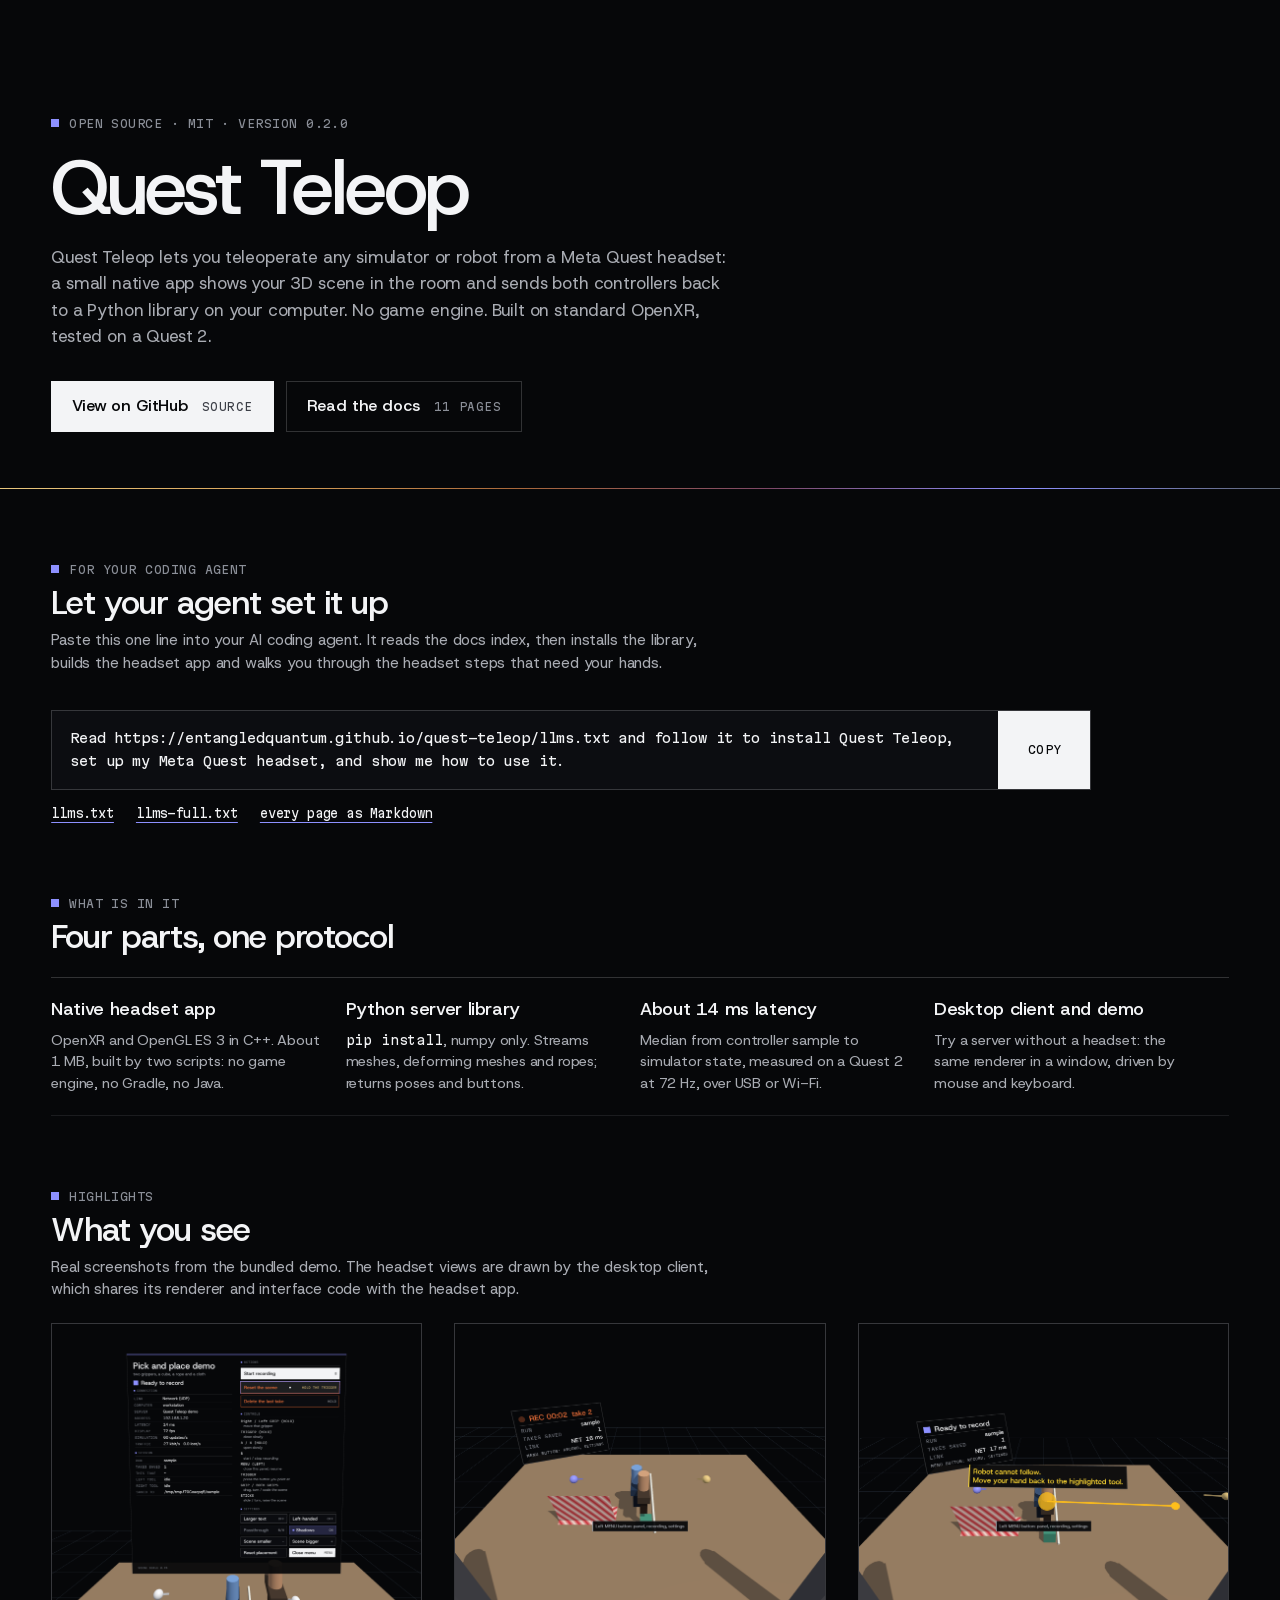
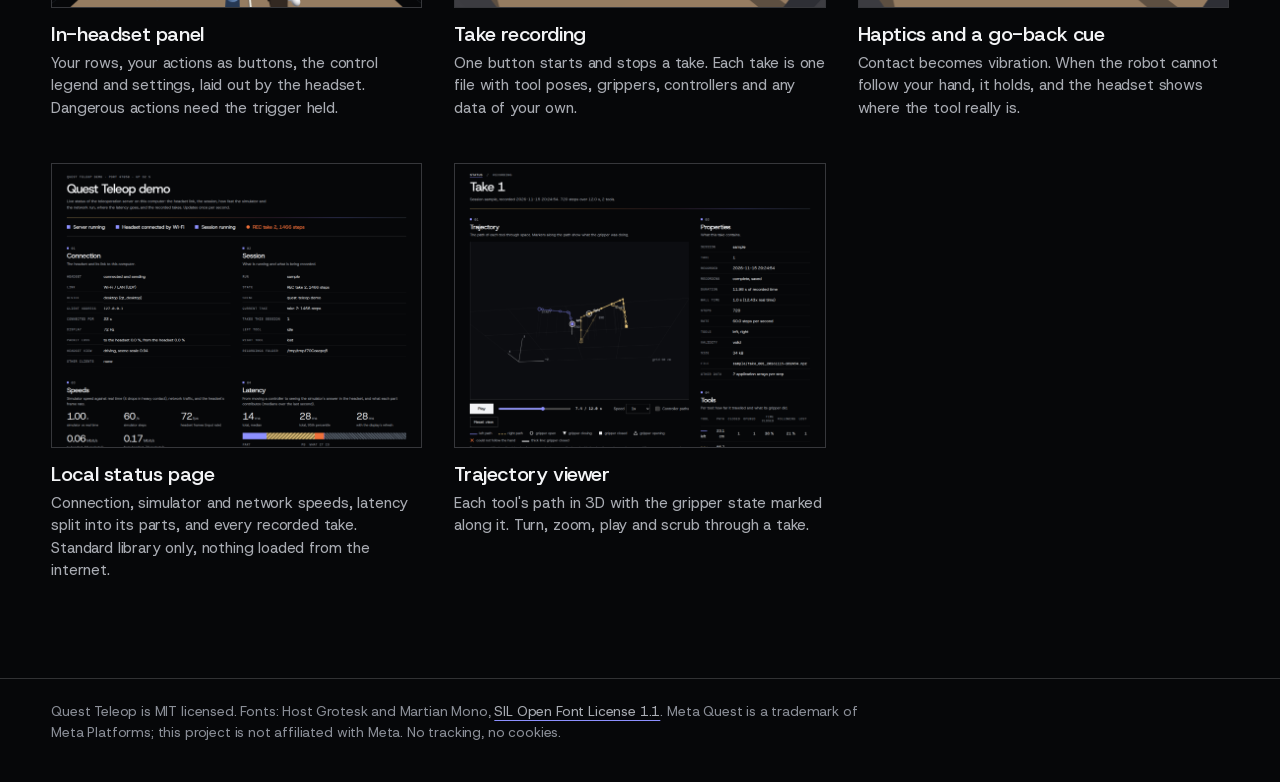
<file: site/index.html>
<!doctype html>
<html lang="en">
<head>
<meta charset="utf-8">
<meta name="viewport" content="width=device-width, initial-scale=1">
<title>Quest Teleop: VR teleoperation for Meta Quest headsets</title>
<meta name="description" content="Teleoperate any simulator or robot from a Meta Quest headset (standard OpenXR, tested on a Quest 2): a native headset app and a pip-installable Python library that streams your 3D scene, receives the controllers, records takes and serves a local status page.">
<link rel="canonical" href="https://entangledquantum.github.io/quest-teleop/">
<link rel="help" href="llms.txt" type="text/plain" title="llms.txt: documentation index for AI agents">
<link rel="alternate" type="text/markdown" href="docs/index.md" title="Documentation index as Markdown">
<link rel="icon" href="data:image/svg+xml,%3Csvg xmlns='http://www.w3.org/2000/svg' viewBox='0 0 16 16'%3E%3Crect width='16' height='16' fill='%23060709'/%3E%3Crect x='4' y='4' width='8' height='8' fill='%238d90ff'/%3E%3C/svg%3E">
<meta property="og:title" content="Quest Teleop">
<meta property="og:description" content="VR teleoperation for Meta Quest headsets without a game engine: native OpenXR app, Python server library, haptics, recording, status page.">
<meta property="og:image" content="https://entangledquantum.github.io/quest-teleop/assets/img/headset_menu.png">
<meta property="og:url" content="https://entangledquantum.github.io/quest-teleop/">
<link rel="stylesheet" href="assets/site.css">
</head>
<body>
<a class="skip" href="#main">Skip to content</a>
<main id="main">
  <div class="wrap">
    <header class="hero">
      <p class="label marker">Open source &middot; MIT &middot; version 0.2.0</p>
      <h1 class="page-title">Quest Teleop</h1>
      <p class="page-desc">Quest Teleop lets you teleoperate any simulator or robot from a Meta Quest headset: a small native app shows your 3D scene in the room and sends both controllers back to a Python library on your computer. No game engine. Built on standard OpenXR, tested on a Quest 2.</p>
      <div class="cta">
        <a class="btn primary" href="https://github.com/EntangledQuantum/quest-teleop">View on GitHub <span class="hint" aria-hidden="true">Source</span></a>
        <a class="btn secondary" href="docs/index.html">Read the docs <span class="hint" aria-hidden="true">11 pages</span></a>
      </div>
    </header>
  </div>
  <div class="edge" role="presentation"></div>

  <div class="wrap">
    <section class="block agent" aria-labelledby="agent-title">
      <div class="block-head">
        <p class="label marker">For your coding agent</p>
        <h2 class="section-title" id="agent-title">Let your agent set it up</h2>
        <p class="section-desc">Paste this one line into your AI coding agent. It reads the docs index, then installs the library, builds the headset app and walks you through the headset steps that need your hands.</p>
      </div>
      <div class="oneliner">
        <code id="oneliner">Read https://entangledquantum.github.io/quest-teleop/llms.txt and follow it to install Quest Teleop, set up my Meta Quest headset, and show me how to use it.</code>
        <button class="copy" type="button" id="copy" hidden>Copy</button>
      </div>
      <p class="sr" id="copy-status" role="status" aria-live="polite"></p>
      <ul class="agent-links" aria-label="Files for agents">
        <li><a href="llms.txt">llms.txt</a></li>
        <li><a href="llms-full.txt">llms-full.txt</a></li>
        <li><a href="docs/index.md">every page as Markdown</a></li>
      </ul>
    </section>

    <section class="block" aria-labelledby="parts-title">
      <div class="block-head">
        <p class="label marker">What is in it</p>
        <h2 class="section-title" id="parts-title">Four parts, one protocol</h2>
      </div>
      <ul class="facts">
        <li><strong>Native headset app</strong><span>OpenXR and OpenGL ES 3 in C++. About 1 MB, built by two scripts: no game engine, no Gradle, no Java.</span></li>
        <li><strong>Python server library</strong><span><code>pip install</code>, numpy only. Streams meshes, deforming meshes and ropes; returns poses and buttons.</span></li>
        <li><strong>About 14 ms latency</strong><span>Median from controller sample to simulator state, measured on a Quest 2 at 72 Hz, over USB or Wi-Fi.</span></li>
        <li><strong>Desktop client and demo</strong><span>Try a server without a headset: the same renderer in a window, driven by mouse and keyboard.</span></li>
      </ul>
    </section>

    <section class="block" aria-labelledby="features-title">
      <div class="block-head">
        <p class="label marker">Highlights</p>
        <h2 class="section-title" id="features-title">What you see</h2>
        <p class="section-desc">Real screenshots from the bundled demo. The headset views are drawn by the desktop client, which shares its renderer and interface code with the headset app.</p>
      </div>
      <ul class="shots">
        <li>
          <figure>
            <div class="frame"><img src="assets/img/headset_menu.png" width="1500" height="1150" alt="The headset menu in the demo. Left column: the title Pick and place demo, the status Ready to record, and rows for the connection and the session. Right column: the buttons Start recording, Reset the scene and Delete the last take, the control legend, and settings such as Larger text, Left-handed, Shadows and Scene size. The demo table with two grippers is below."></div>
            <figcaption>
              <h3>In-headset panel</h3>
              <p>Your rows, your actions as buttons, the control legend and settings, laid out by the headset. Dangerous actions need the trigger held.</p>
            </figcaption>
          </figure>
        </li>
        <li>
          <figure>
            <div class="frame"><img src="assets/img/headset_wrist_card.png" width="1500" height="1150" loading="lazy" alt="The wrist card floating above the controller, showing REC 00:02 take 2 in orange, the run name, takes saved, and a network latency of 16 ms, over the demo table with a striped cloth, a rope and a cube."></div>
            <figcaption>
              <h3>Take recording</h3>
              <p>One button starts and stops a take. Each take is one file with tool poses, grippers, controllers and any data of your own.</p>
            </figcaption>
          </figure>
        </li>
        <li>
          <figure>
            <div class="frame"><img src="assets/img/headset_go_back_cue.png" width="1500" height="1150" loading="lazy" alt="The go-back cue: a yellow see-through sphere where the gripper really is, a yellow line to a marker where the hand asks it to be, and the text Robot cannot follow. Move your hand back to the highlighted tool."></div>
            <figcaption>
              <h3>Haptics and a go-back cue</h3>
              <p>Contact becomes vibration. When the robot cannot follow your hand, it holds, and the headset shows where the tool really is.</p>
            </figcaption>
          </figure>
        </li>
        <li>
          <figure>
            <div class="frame"><img src="assets/img/status_page.png" width="1500" height="2150" loading="lazy" alt="The top of the local status page: the demo's title, a state strip reading Server running, Headset connected by Wi-Fi, Session running and REC take 2, then the Connection and Session tables."></div>
            <figcaption>
              <h3>Local status page</h3>
              <p>Connection, simulator and network speeds, latency split into its parts, and every recorded take. Standard library only, nothing loaded from the internet.</p>
            </figcaption>
          </figure>
        </li>
        <li>
          <figure>
            <div class="frame"><img src="assets/img/trajectory_page.png" width="1500" height="1640" loading="lazy" alt="The trajectory view of take 1: a 3D plot of the left and right tool paths with start and end labels and gripper-state markers along them, next to a table of the take's properties."></div>
            <figcaption>
              <h3>Trajectory viewer</h3>
              <p>Each tool's path in 3D with the gripper state marked along it. Turn, zoom, play and scrub through a take.</p>
            </figcaption>
          </figure>
        </li>
      </ul>
    </section>
  </div>
</main>
<footer class="site-foot">
  <p>Quest Teleop is MIT licensed. Fonts: Host Grotesk and Martian Mono, <a href="assets/fonts/OFL.txt">SIL Open Font License 1.1</a>. Meta Quest is a trademark of Meta Platforms; this project is not affiliated with Meta. No tracking, no cookies.</p>
</footer>
<script>
(function () {
  var btn = document.getElementById("copy"), code = document.getElementById("oneliner"), status = document.getElementById("copy-status");
  if (!btn || !code) return;
  btn.hidden = false;
  btn.setAttribute("aria-label", "Copy the one-line prompt");
  function done(ok) {
    btn.textContent = ok ? "Copied" : "Select";
    status.textContent = ok ? "Prompt copied to the clipboard." : "Copy failed: the prompt is selected, press Control or Command and C.";
    setTimeout(function () { btn.textContent = "Copy"; }, 2000);
  }
  function selectText() {
    var r = document.createRange(); r.selectNodeContents(code);
    var s = window.getSelection(); s.removeAllRanges(); s.addRange(r);
  }
  btn.addEventListener("click", function () {
    var text = code.textContent.trim();
    if (navigator.clipboard && window.isSecureContext) {
      navigator.clipboard.writeText(text).then(function () { done(true); }, function () { selectText(); done(false); });
    } else {
      selectText();
      var ok = false;
      try { ok = document.execCommand("copy"); } catch (e) { ok = false; }
      done(ok);
    }
  });
})();
</script>
</body>
</html>
</file>
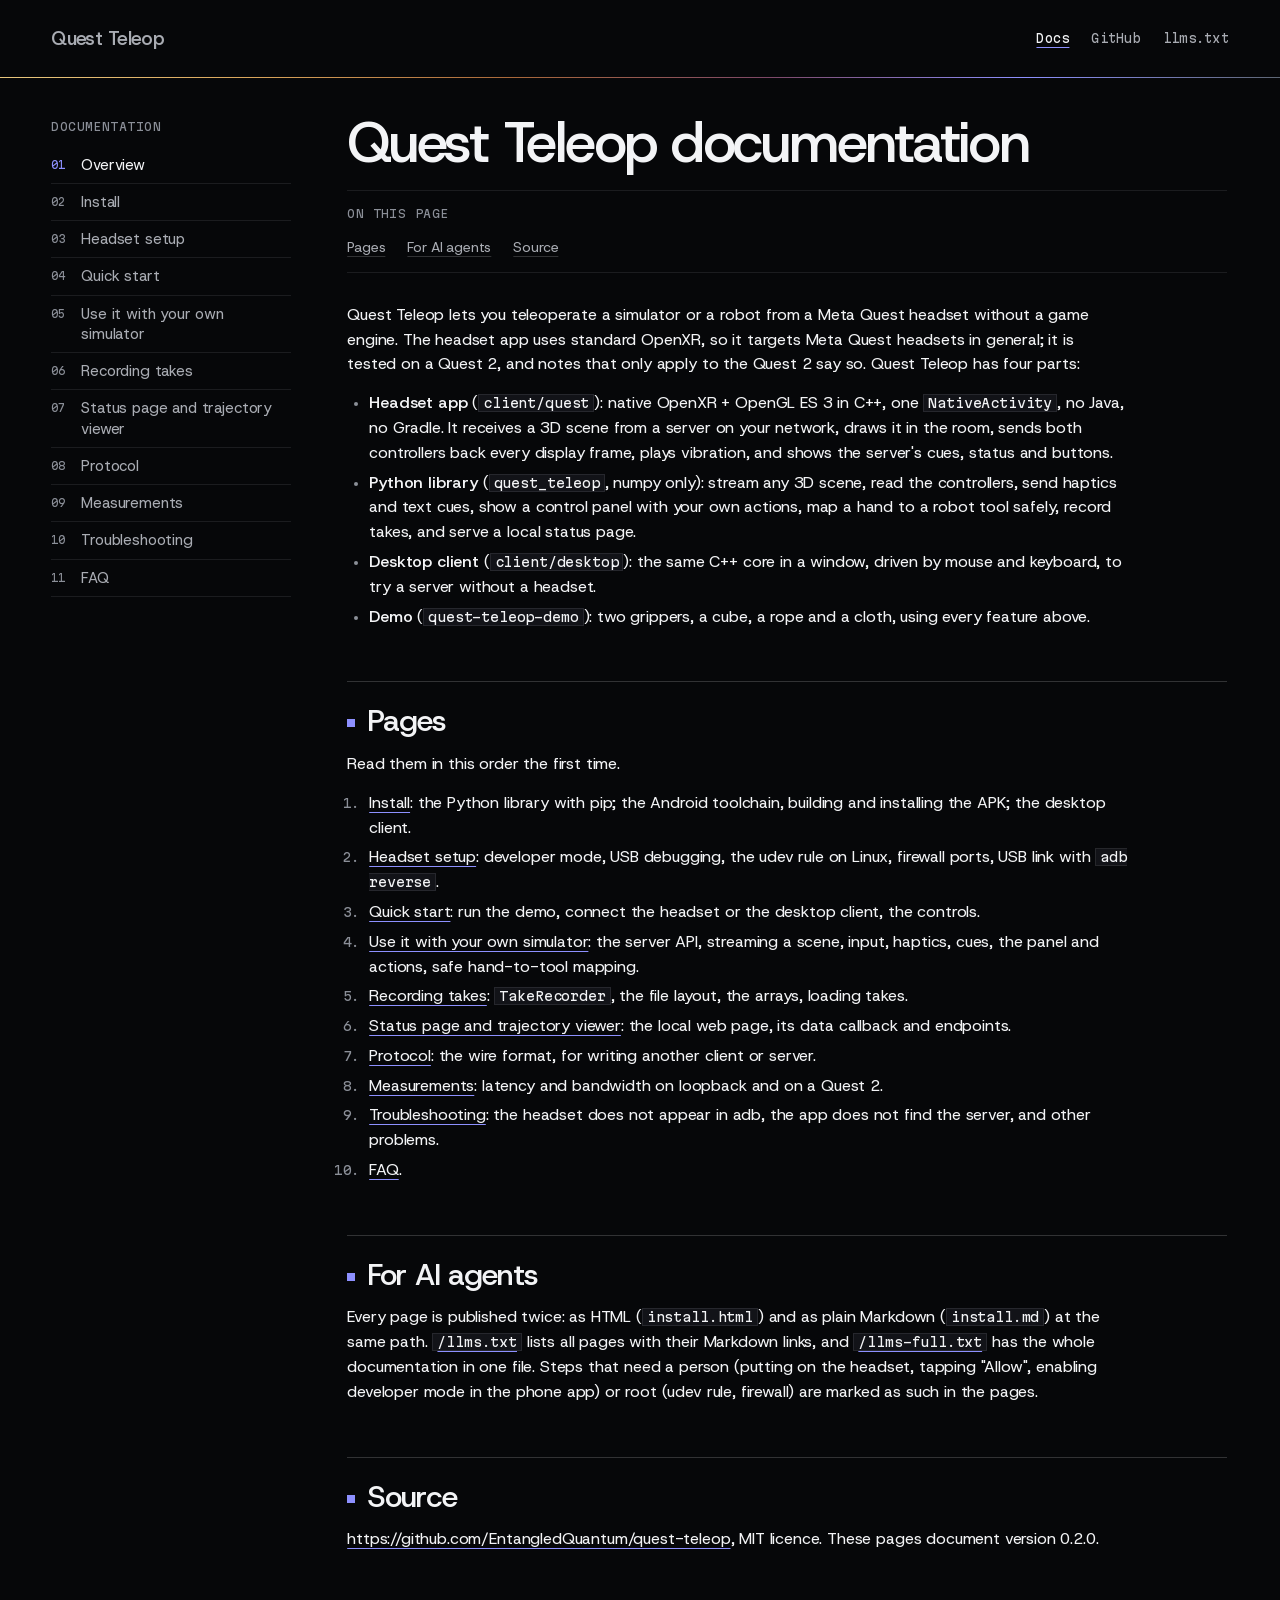
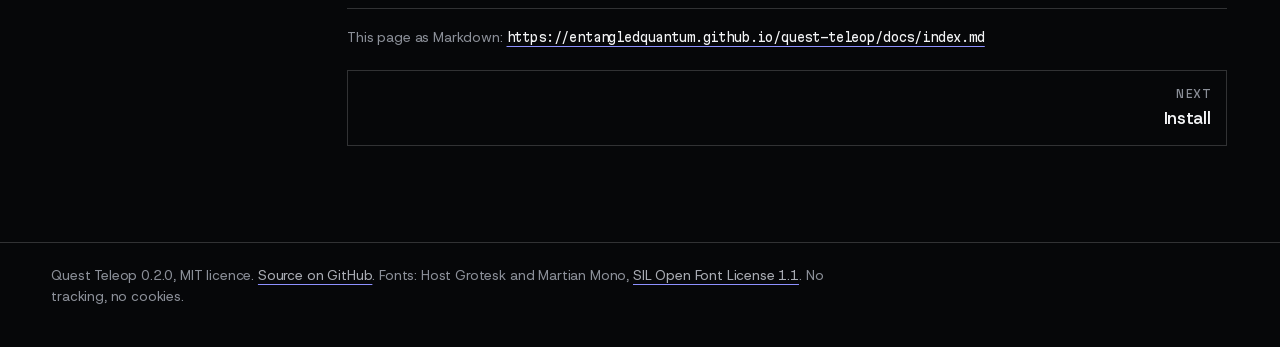
<file: site/docs/index.html>
<!doctype html>
<html lang="en">
<head>
<meta charset="utf-8">
<meta name="viewport" content="width=device-width, initial-scale=1">
<title>Quest Teleop docs</title>
<meta name="description" content="What Quest Teleop is, its parts, and the order to read these pages in.">
<link rel="canonical" href="https://entangledquantum.github.io/quest-teleop/docs/index.html">
<link rel="alternate" type="text/markdown" href="index.md" title="This page as Markdown">
<link rel="help" href="../llms.txt" type="text/plain" title="llms.txt">
<link rel="icon" href="data:image/svg+xml,%3Csvg xmlns='http://www.w3.org/2000/svg' viewBox='0 0 16 16'%3E%3Crect width='16' height='16' fill='%23060709'/%3E%3Crect x='4' y='4' width='8' height='8' fill='%238d90ff'/%3E%3C/svg%3E">
<link rel="stylesheet" href="../assets/site.css">
</head>
<body class="docs">
<a class="skip" href="#main">Skip to content</a>
<header class="topbar">
  <a class="brand" href="../index.html">Quest Teleop</a>
  <nav aria-label="Site">
    <ul>
      <li><a href="index.html" aria-current="page">Docs</a></li>
      <li><a href="https://github.com/EntangledQuantum/quest-teleop">GitHub</a></li>
      <li><a href="../llms.txt">llms.txt</a></li>
    </ul>
  </nav>
</header>
<div class="edge" role="presentation"></div>
<div class="docs-layout">
  <nav class="sidenav" aria-label="Documentation pages">
    <p class="label">Documentation</p>
    <ol>
      <li><a href="index.html" aria-current="page">Overview</a></li>
      <li><a href="install.html">Install</a></li>
      <li><a href="quest-setup.html">Headset setup</a></li>
      <li><a href="quick-start.html">Quick start</a></li>
      <li><a href="library.html">Use it with your own simulator</a></li>
      <li><a href="recording.html">Recording takes</a></li>
      <li><a href="status-page.html">Status page and trajectory viewer</a></li>
      <li><a href="protocol.html">Protocol</a></li>
      <li><a href="measurements.html">Measurements</a></li>
      <li><a href="troubleshooting.html">Troubleshooting</a></li>
      <li><a href="faq.html">FAQ</a></li>
    </ol>
  </nav>
  <main id="main">
    <article class="prose">
<h1 id="quest-teleop-documentation">Quest Teleop documentation</h1><nav class="onpage" aria-label="On this page"><p class="label">On this page</p><ol><li><a href="#pages">Pages</a></li><li><a href="#for-ai-agents">For AI agents</a></li><li><a href="#source">Source</a></li></ol></nav>
<p>Quest Teleop lets you teleoperate a simulator or a robot from a Meta Quest headset without a game engine. The headset app uses standard OpenXR, so it targets Meta Quest headsets in general; it is tested on a Quest 2, and notes that only apply to the Quest 2 say so. Quest Teleop has four parts:</p>
<ul><li><strong>Headset app</strong> (<code>client/quest</code>): native OpenXR + OpenGL ES 3 in C++, one <code>NativeActivity</code>, no Java, no Gradle. It receives a 3D scene from a server on your network, draws it in the room, sends both controllers back every display frame, plays vibration, and shows the server's cues, status and buttons.</li><li><strong>Python library</strong> (<code>quest_teleop</code>, numpy only): stream any 3D scene, read the controllers, send haptics and text cues, show a control panel with your own actions, map a hand to a robot tool safely, record takes, and serve a local status page.</li><li><strong>Desktop client</strong> (<code>client/desktop</code>): the same C++ core in a window, driven by mouse and keyboard, to try a server without a headset.</li><li><strong>Demo</strong> (<code>quest-teleop-demo</code>): two grippers, a cube, a rope and a cloth, using every feature above.</li></ul>
<h2 id="pages">Pages <a class="anchor" href="#pages" aria-label="Link to this section">#</a></h2>
<p>Read them in this order the first time.</p>
<ol><li><a href="install.html">Install</a>: the Python library with pip; the Android toolchain, building and installing the APK; the desktop client.</li><li><a href="quest-setup.html">Headset setup</a>: developer mode, USB debugging, the udev rule on Linux, firewall ports, USB link with <code>adb reverse</code>.</li><li><a href="quick-start.html">Quick start</a>: run the demo, connect the headset or the desktop client, the controls.</li><li><a href="library.html">Use it with your own simulator</a>: the server API, streaming a scene, input, haptics, cues, the panel and actions, safe hand-to-tool mapping.</li><li><a href="recording.html">Recording takes</a>: <code>TakeRecorder</code>, the file layout, the arrays, loading takes.</li><li><a href="status-page.html">Status page and trajectory viewer</a>: the local web page, its data callback and endpoints.</li><li><a href="protocol.html">Protocol</a>: the wire format, for writing another client or server.</li><li><a href="measurements.html">Measurements</a>: latency and bandwidth on loopback and on a Quest 2.</li><li><a href="troubleshooting.html">Troubleshooting</a>: the headset does not appear in adb, the app does not find the server, and other problems.</li><li><a href="faq.html">FAQ</a>.</li></ol>
<h2 id="for-ai-agents">For AI agents <a class="anchor" href="#for-ai-agents" aria-label="Link to this section">#</a></h2>
<p>Every page is published twice: as HTML (<code>install.html</code>) and as plain Markdown (<code>install.md</code>) at the same path. <a href="../llms.txt"><code>/llms.txt</code></a> lists all pages with their Markdown links, and <a href="../llms-full.txt"><code>/llms-full.txt</code></a> has the whole documentation in one file. Steps that need a person (putting on the headset, tapping "Allow", enabling developer mode in the phone app) or root (udev rule, firewall) are marked as such in the pages.</p>
<h2 id="source">Source <a class="anchor" href="#source" aria-label="Link to this section">#</a></h2>
<p><a href="https://github.com/EntangledQuantum/quest-teleop">https://github.com/EntangledQuantum/quest-teleop</a>, MIT licence. These pages document version 0.2.0.</p>
    </article>
    <footer class="page-foot">
      <p class="md-link">This page as Markdown: <a href="index.md" type="text/markdown"><code>https://entangledquantum.github.io/quest-teleop/docs/index.md</code></a></p>
      <nav class="prev-next" aria-label="Previous and next page"><a class="pn next" href="install.html"><span class="label">Next</span>Install</a></nav>
    </footer>
  </main>
</div>
<footer class="site-foot">
  <p>Quest Teleop 0.2.0, MIT licence. <a href="https://github.com/EntangledQuantum/quest-teleop">Source on GitHub</a>. Fonts: Host Grotesk and Martian Mono,
  <a href="../assets/fonts/OFL.txt">SIL Open Font License 1.1</a>. No tracking, no cookies.</p>
</footer>
</body>
</html>
</file>
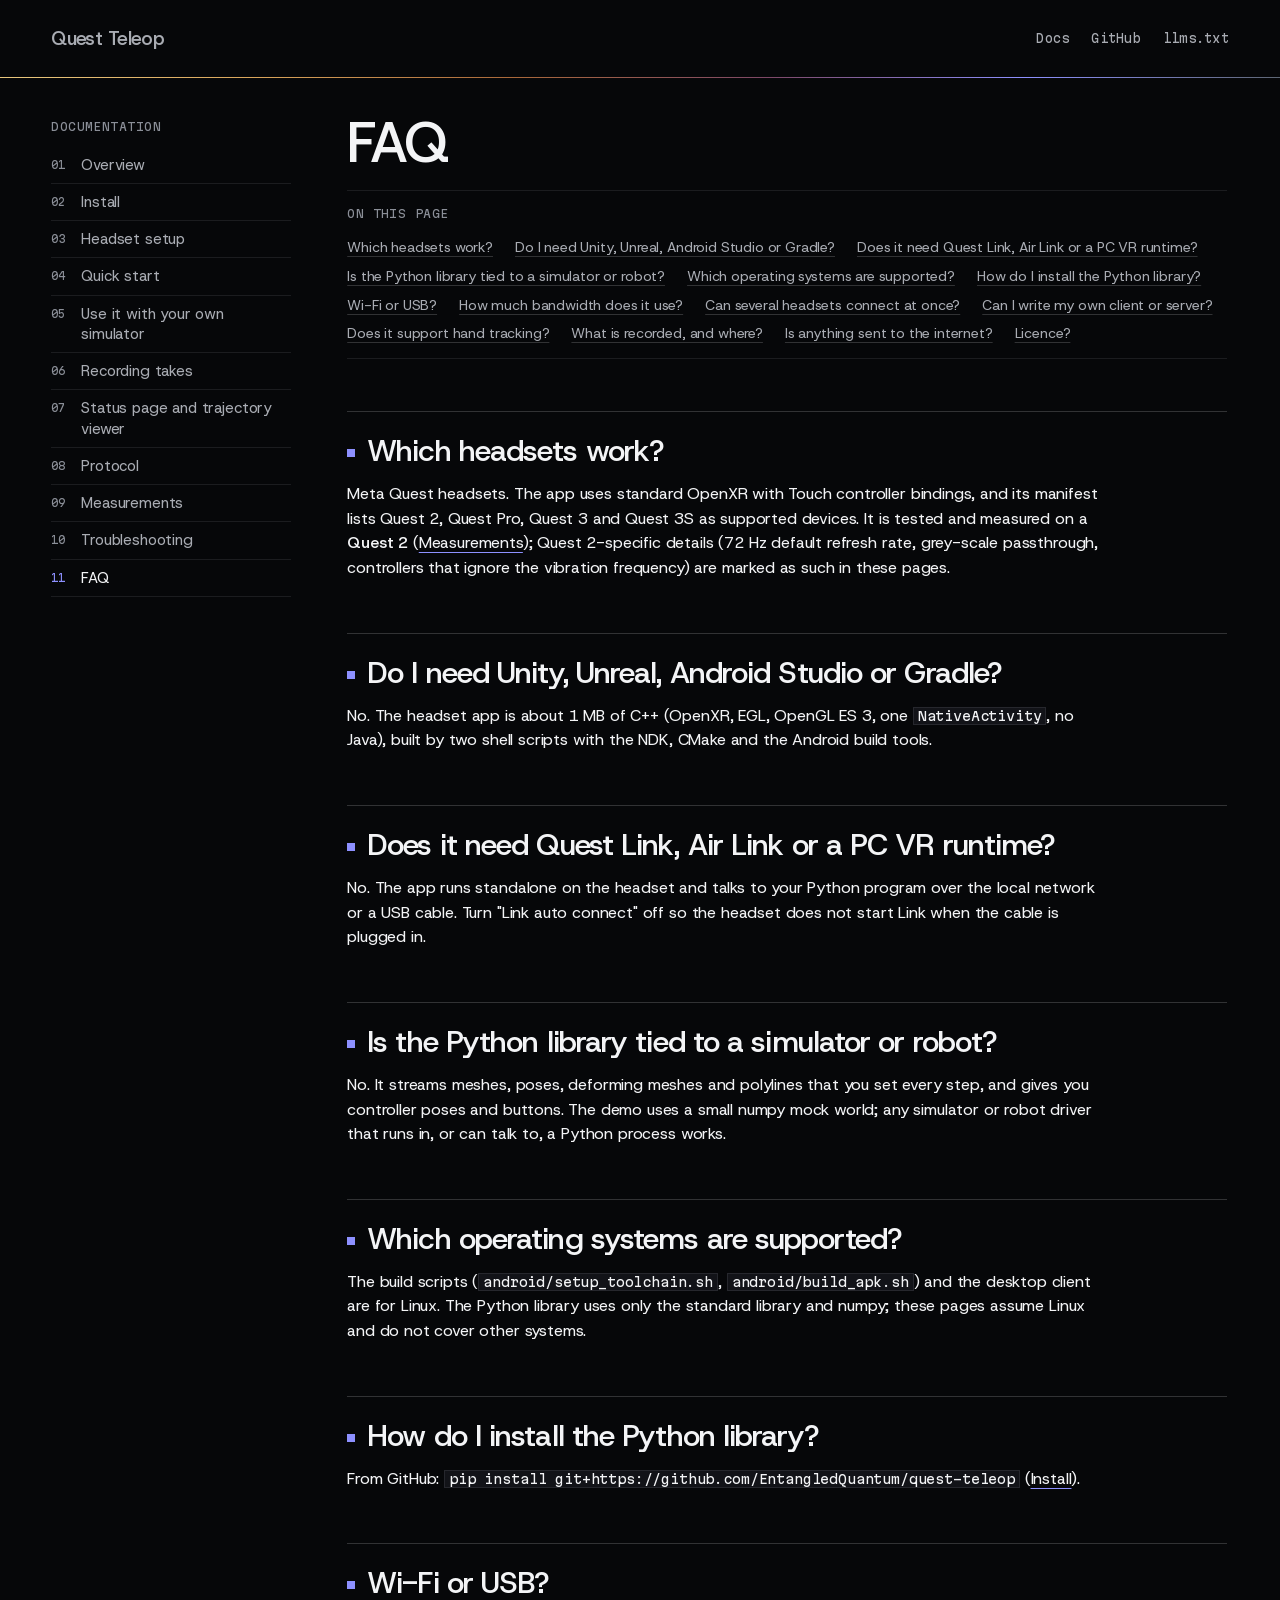
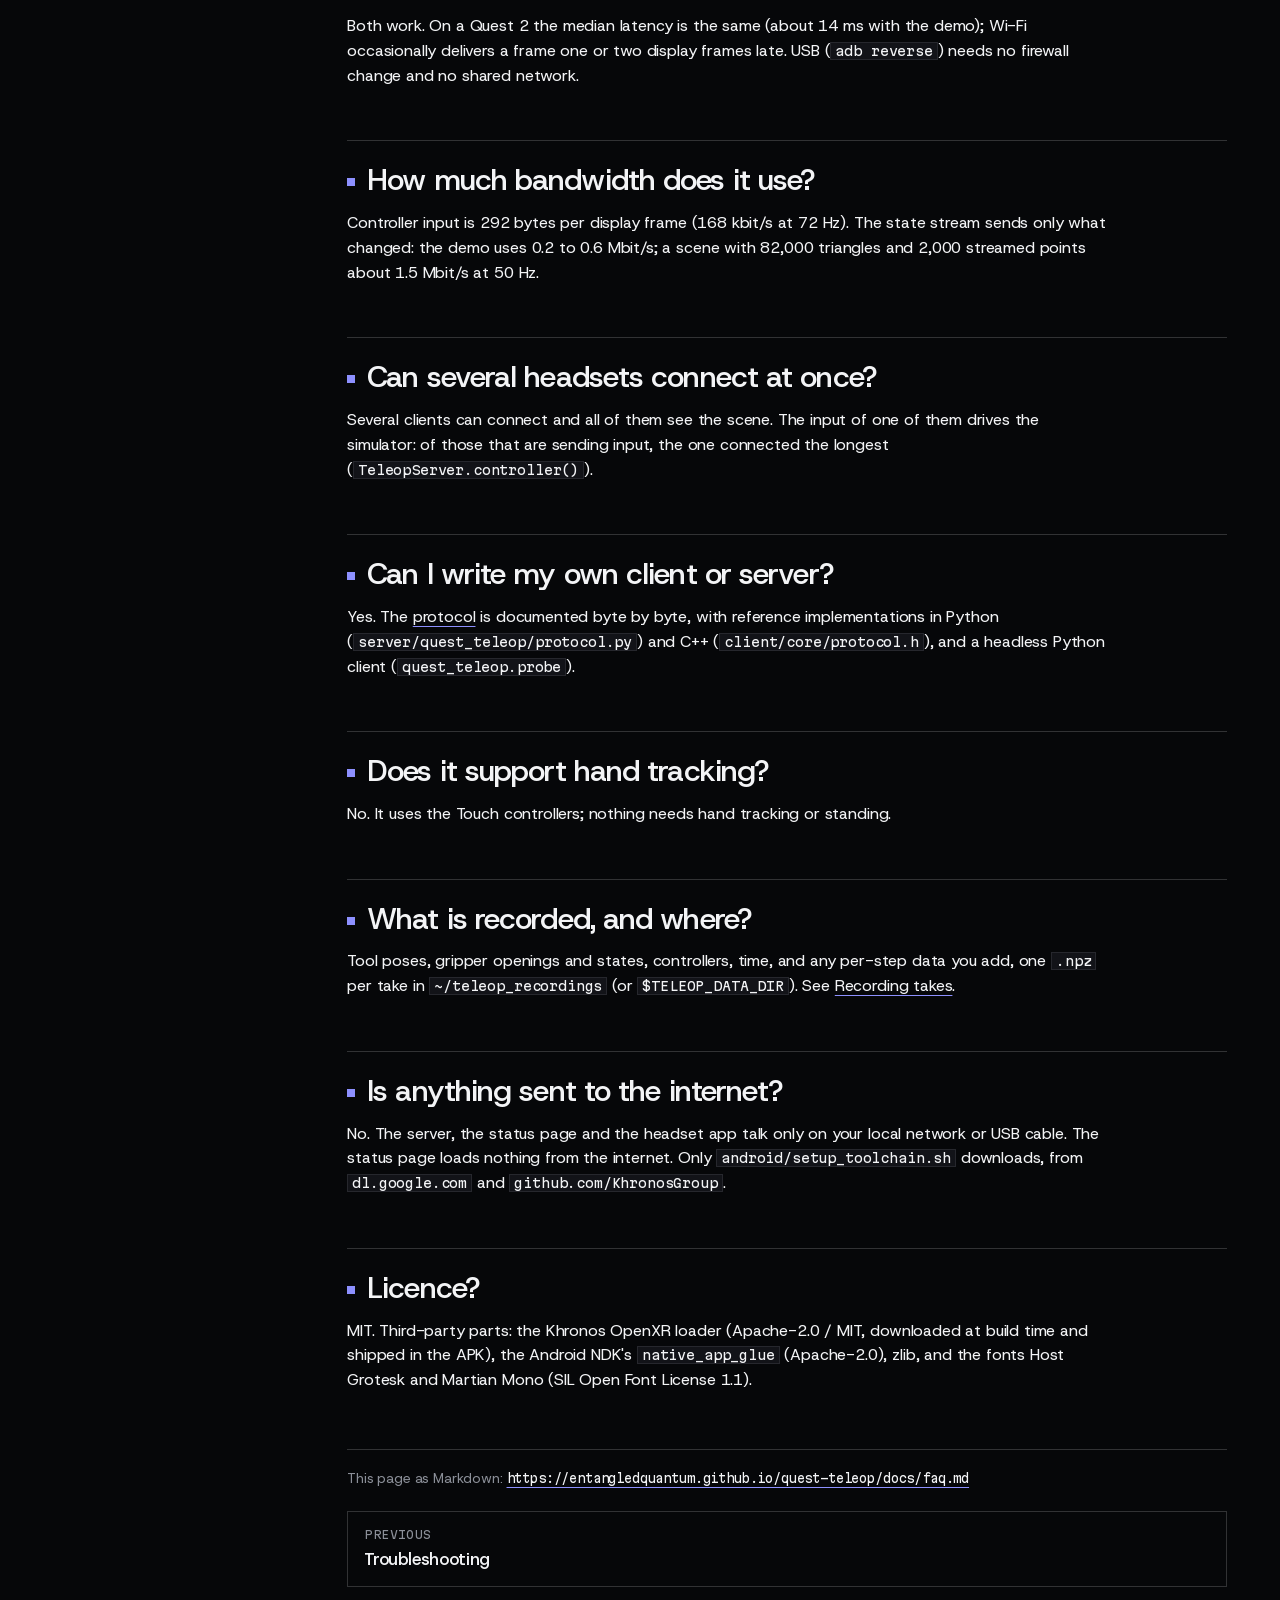
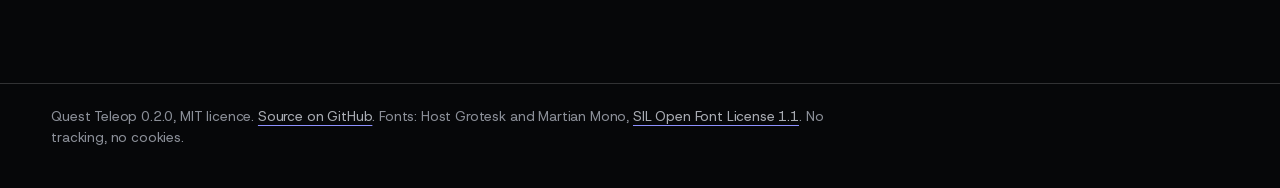
<file: site/docs/faq.html>
<!doctype html>
<html lang="en">
<head>
<meta charset="utf-8">
<meta name="viewport" content="width=device-width, initial-scale=1">
<title>FAQ · Quest Teleop docs</title>
<meta name="description" content="Supported headsets, engines, Link, operating systems, Wi-Fi or USB, bandwidth, several headsets, own clients, privacy, licence.">
<link rel="canonical" href="https://entangledquantum.github.io/quest-teleop/docs/faq.html">
<link rel="alternate" type="text/markdown" href="faq.md" title="This page as Markdown">
<link rel="help" href="../llms.txt" type="text/plain" title="llms.txt">
<link rel="icon" href="data:image/svg+xml,%3Csvg xmlns='http://www.w3.org/2000/svg' viewBox='0 0 16 16'%3E%3Crect width='16' height='16' fill='%23060709'/%3E%3Crect x='4' y='4' width='8' height='8' fill='%238d90ff'/%3E%3C/svg%3E">
<link rel="stylesheet" href="../assets/site.css">
</head>
<body class="docs">
<a class="skip" href="#main">Skip to content</a>
<header class="topbar">
  <a class="brand" href="../index.html">Quest Teleop</a>
  <nav aria-label="Site">
    <ul>
      <li><a href="index.html">Docs</a></li>
      <li><a href="https://github.com/EntangledQuantum/quest-teleop">GitHub</a></li>
      <li><a href="../llms.txt">llms.txt</a></li>
    </ul>
  </nav>
</header>
<div class="edge" role="presentation"></div>
<div class="docs-layout">
  <nav class="sidenav" aria-label="Documentation pages">
    <p class="label">Documentation</p>
    <ol>
      <li><a href="index.html">Overview</a></li>
      <li><a href="install.html">Install</a></li>
      <li><a href="quest-setup.html">Headset setup</a></li>
      <li><a href="quick-start.html">Quick start</a></li>
      <li><a href="library.html">Use it with your own simulator</a></li>
      <li><a href="recording.html">Recording takes</a></li>
      <li><a href="status-page.html">Status page and trajectory viewer</a></li>
      <li><a href="protocol.html">Protocol</a></li>
      <li><a href="measurements.html">Measurements</a></li>
      <li><a href="troubleshooting.html">Troubleshooting</a></li>
      <li><a href="faq.html" aria-current="page">FAQ</a></li>
    </ol>
  </nav>
  <main id="main">
    <article class="prose">
<h1 id="faq">FAQ</h1><nav class="onpage" aria-label="On this page"><p class="label">On this page</p><ol><li><a href="#which-headsets-work">Which headsets work?</a></li><li><a href="#do-i-need-unity-unreal-android-studio-or-gradle">Do I need Unity, Unreal, Android Studio or Gradle?</a></li><li><a href="#does-it-need-quest-link-air-link-or-a-pc-vr-runtime">Does it need Quest Link, Air Link or a PC VR runtime?</a></li><li><a href="#is-the-python-library-tied-to-a-simulator-or-robot">Is the Python library tied to a simulator or robot?</a></li><li><a href="#which-operating-systems-are-supported">Which operating systems are supported?</a></li><li><a href="#how-do-i-install-the-python-library">How do I install the Python library?</a></li><li><a href="#wi-fi-or-usb">Wi-Fi or USB?</a></li><li><a href="#how-much-bandwidth-does-it-use">How much bandwidth does it use?</a></li><li><a href="#can-several-headsets-connect-at-once">Can several headsets connect at once?</a></li><li><a href="#can-i-write-my-own-client-or-server">Can I write my own client or server?</a></li><li><a href="#does-it-support-hand-tracking">Does it support hand tracking?</a></li><li><a href="#what-is-recorded-and-where">What is recorded, and where?</a></li><li><a href="#is-anything-sent-to-the-internet">Is anything sent to the internet?</a></li><li><a href="#licence">Licence?</a></li></ol></nav>
<h2 id="which-headsets-work">Which headsets work? <a class="anchor" href="#which-headsets-work" aria-label="Link to this section">#</a></h2>
<p>Meta Quest headsets. The app uses standard OpenXR with Touch controller bindings, and its manifest lists Quest 2, Quest Pro, Quest 3 and Quest 3S as supported devices. It is tested and measured on a <strong>Quest 2</strong> (<a href="measurements.html">Measurements</a>); Quest 2-specific details (72 Hz default refresh rate, grey-scale passthrough, controllers that ignore the vibration frequency) are marked as such in these pages.</p>
<h2 id="do-i-need-unity-unreal-android-studio-or-gradle">Do I need Unity, Unreal, Android Studio or Gradle? <a class="anchor" href="#do-i-need-unity-unreal-android-studio-or-gradle" aria-label="Link to this section">#</a></h2>
<p>No. The headset app is about 1 MB of C++ (OpenXR, EGL, OpenGL ES 3, one <code>NativeActivity</code>, no Java), built by two shell scripts with the NDK, CMake and the Android build tools.</p>
<h2 id="does-it-need-quest-link-air-link-or-a-pc-vr-runtime">Does it need Quest Link, Air Link or a PC VR runtime? <a class="anchor" href="#does-it-need-quest-link-air-link-or-a-pc-vr-runtime" aria-label="Link to this section">#</a></h2>
<p>No. The app runs standalone on the headset and talks to your Python program over the local network or a USB cable. Turn "Link auto connect" off so the headset does not start Link when the cable is plugged in.</p>
<h2 id="is-the-python-library-tied-to-a-simulator-or-robot">Is the Python library tied to a simulator or robot? <a class="anchor" href="#is-the-python-library-tied-to-a-simulator-or-robot" aria-label="Link to this section">#</a></h2>
<p>No. It streams meshes, poses, deforming meshes and polylines that you set every step, and gives you controller poses and buttons. The demo uses a small numpy mock world; any simulator or robot driver that runs in, or can talk to, a Python process works.</p>
<h2 id="which-operating-systems-are-supported">Which operating systems are supported? <a class="anchor" href="#which-operating-systems-are-supported" aria-label="Link to this section">#</a></h2>
<p>The build scripts (<code>android/setup_toolchain.sh</code>, <code>android/build_apk.sh</code>) and the desktop client are for Linux. The Python library uses only the standard library and numpy; these pages assume Linux and do not cover other systems.</p>
<h2 id="how-do-i-install-the-python-library">How do I install the Python library? <a class="anchor" href="#how-do-i-install-the-python-library" aria-label="Link to this section">#</a></h2>
<p>From GitHub: <code>pip install git+https://github.com/EntangledQuantum/quest-teleop</code> (<a href="install.html#1-the-python-library">Install</a>).</p>
<h2 id="wi-fi-or-usb">Wi-Fi or USB? <a class="anchor" href="#wi-fi-or-usb" aria-label="Link to this section">#</a></h2>
<p>Both work. On a Quest 2 the median latency is the same (about 14 ms with the demo); Wi-Fi occasionally delivers a frame one or two display frames late. USB (<code>adb reverse</code>) needs no firewall change and no shared network.</p>
<h2 id="how-much-bandwidth-does-it-use">How much bandwidth does it use? <a class="anchor" href="#how-much-bandwidth-does-it-use" aria-label="Link to this section">#</a></h2>
<p>Controller input is 292 bytes per display frame (168 kbit/s at 72 Hz). The state stream sends only what changed: the demo uses 0.2 to 0.6 Mbit/s; a scene with 82,000 triangles and 2,000 streamed points about 1.5 Mbit/s at 50 Hz.</p>
<h2 id="can-several-headsets-connect-at-once">Can several headsets connect at once? <a class="anchor" href="#can-several-headsets-connect-at-once" aria-label="Link to this section">#</a></h2>
<p>Several clients can connect and all of them see the scene. The input of one of them drives the simulator: of those that are sending input, the one connected the longest (<code>TeleopServer.controller()</code>).</p>
<h2 id="can-i-write-my-own-client-or-server">Can I write my own client or server? <a class="anchor" href="#can-i-write-my-own-client-or-server" aria-label="Link to this section">#</a></h2>
<p>Yes. The <a href="protocol.html">protocol</a> is documented byte by byte, with reference implementations in Python (<code>server/quest_teleop/protocol.py</code>) and C++ (<code>client/core/protocol.h</code>), and a headless Python client (<code>quest_teleop.probe</code>).</p>
<h2 id="does-it-support-hand-tracking">Does it support hand tracking? <a class="anchor" href="#does-it-support-hand-tracking" aria-label="Link to this section">#</a></h2>
<p>No. It uses the Touch controllers; nothing needs hand tracking or standing.</p>
<h2 id="what-is-recorded-and-where">What is recorded, and where? <a class="anchor" href="#what-is-recorded-and-where" aria-label="Link to this section">#</a></h2>
<p>Tool poses, gripper openings and states, controllers, time, and any per-step data you add, one <code>.npz</code> per take in <code>~/teleop_recordings</code> (or <code>$TELEOP_DATA_DIR</code>). See <a href="recording.html">Recording takes</a>.</p>
<h2 id="is-anything-sent-to-the-internet">Is anything sent to the internet? <a class="anchor" href="#is-anything-sent-to-the-internet" aria-label="Link to this section">#</a></h2>
<p>No. The server, the status page and the headset app talk only on your local network or USB cable. The status page loads nothing from the internet. Only <code>android/setup_toolchain.sh</code> downloads, from <code>dl.google.com</code> and <code>github.com/KhronosGroup</code>.</p>
<h2 id="licence">Licence? <a class="anchor" href="#licence" aria-label="Link to this section">#</a></h2>
<p>MIT. Third-party parts: the Khronos OpenXR loader (Apache-2.0 / MIT, downloaded at build time and shipped in the APK), the Android NDK's <code>native_app_glue</code> (Apache-2.0), zlib, and the fonts Host Grotesk and Martian Mono (SIL Open Font License 1.1).</p>
    </article>
    <footer class="page-foot">
      <p class="md-link">This page as Markdown: <a href="faq.md" type="text/markdown"><code>https://entangledquantum.github.io/quest-teleop/docs/faq.md</code></a></p>
      <nav class="prev-next" aria-label="Previous and next page"><a class="pn prev" href="troubleshooting.html"><span class="label">Previous</span>Troubleshooting</a></nav>
    </footer>
  </main>
</div>
<footer class="site-foot">
  <p>Quest Teleop 0.2.0, MIT licence. <a href="https://github.com/EntangledQuantum/quest-teleop">Source on GitHub</a>. Fonts: Host Grotesk and Martian Mono,
  <a href="../assets/fonts/OFL.txt">SIL Open Font License 1.1</a>. No tracking, no cookies.</p>
</footer>
</body>
</html>
</file>
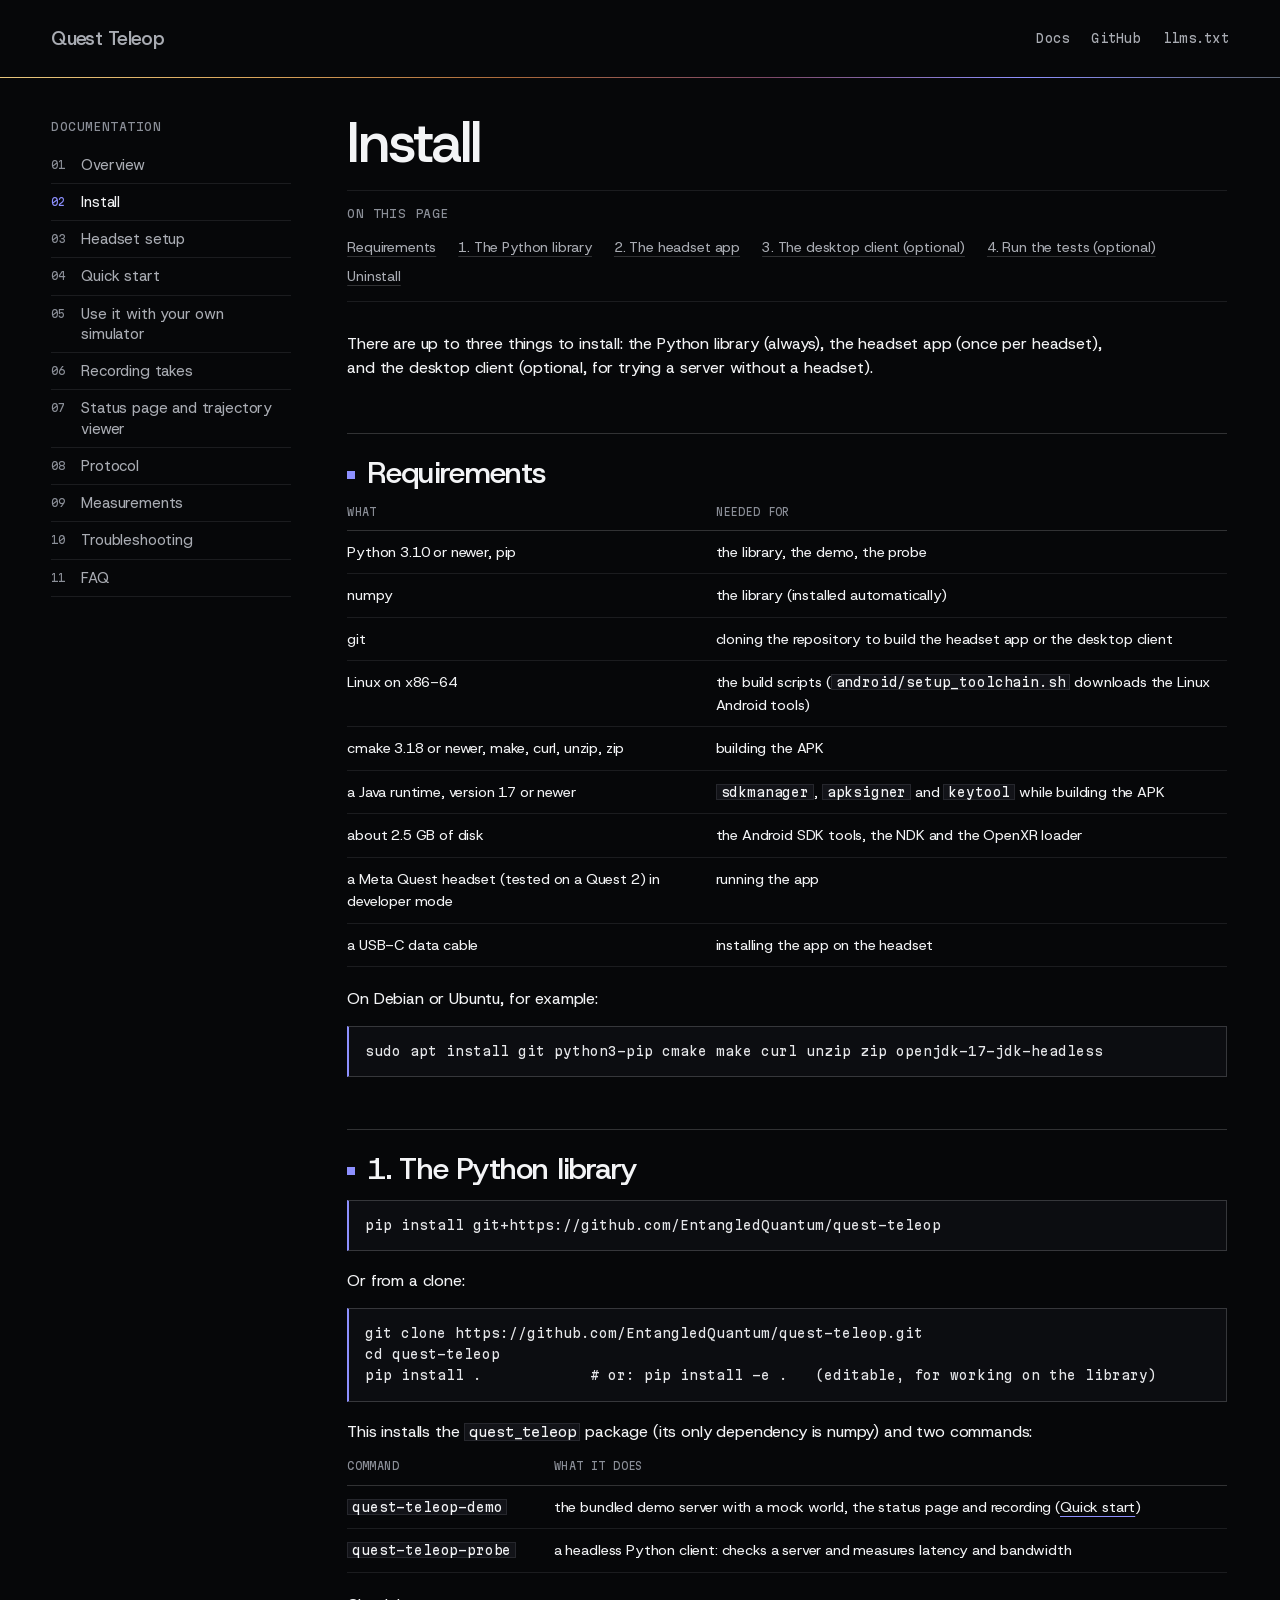
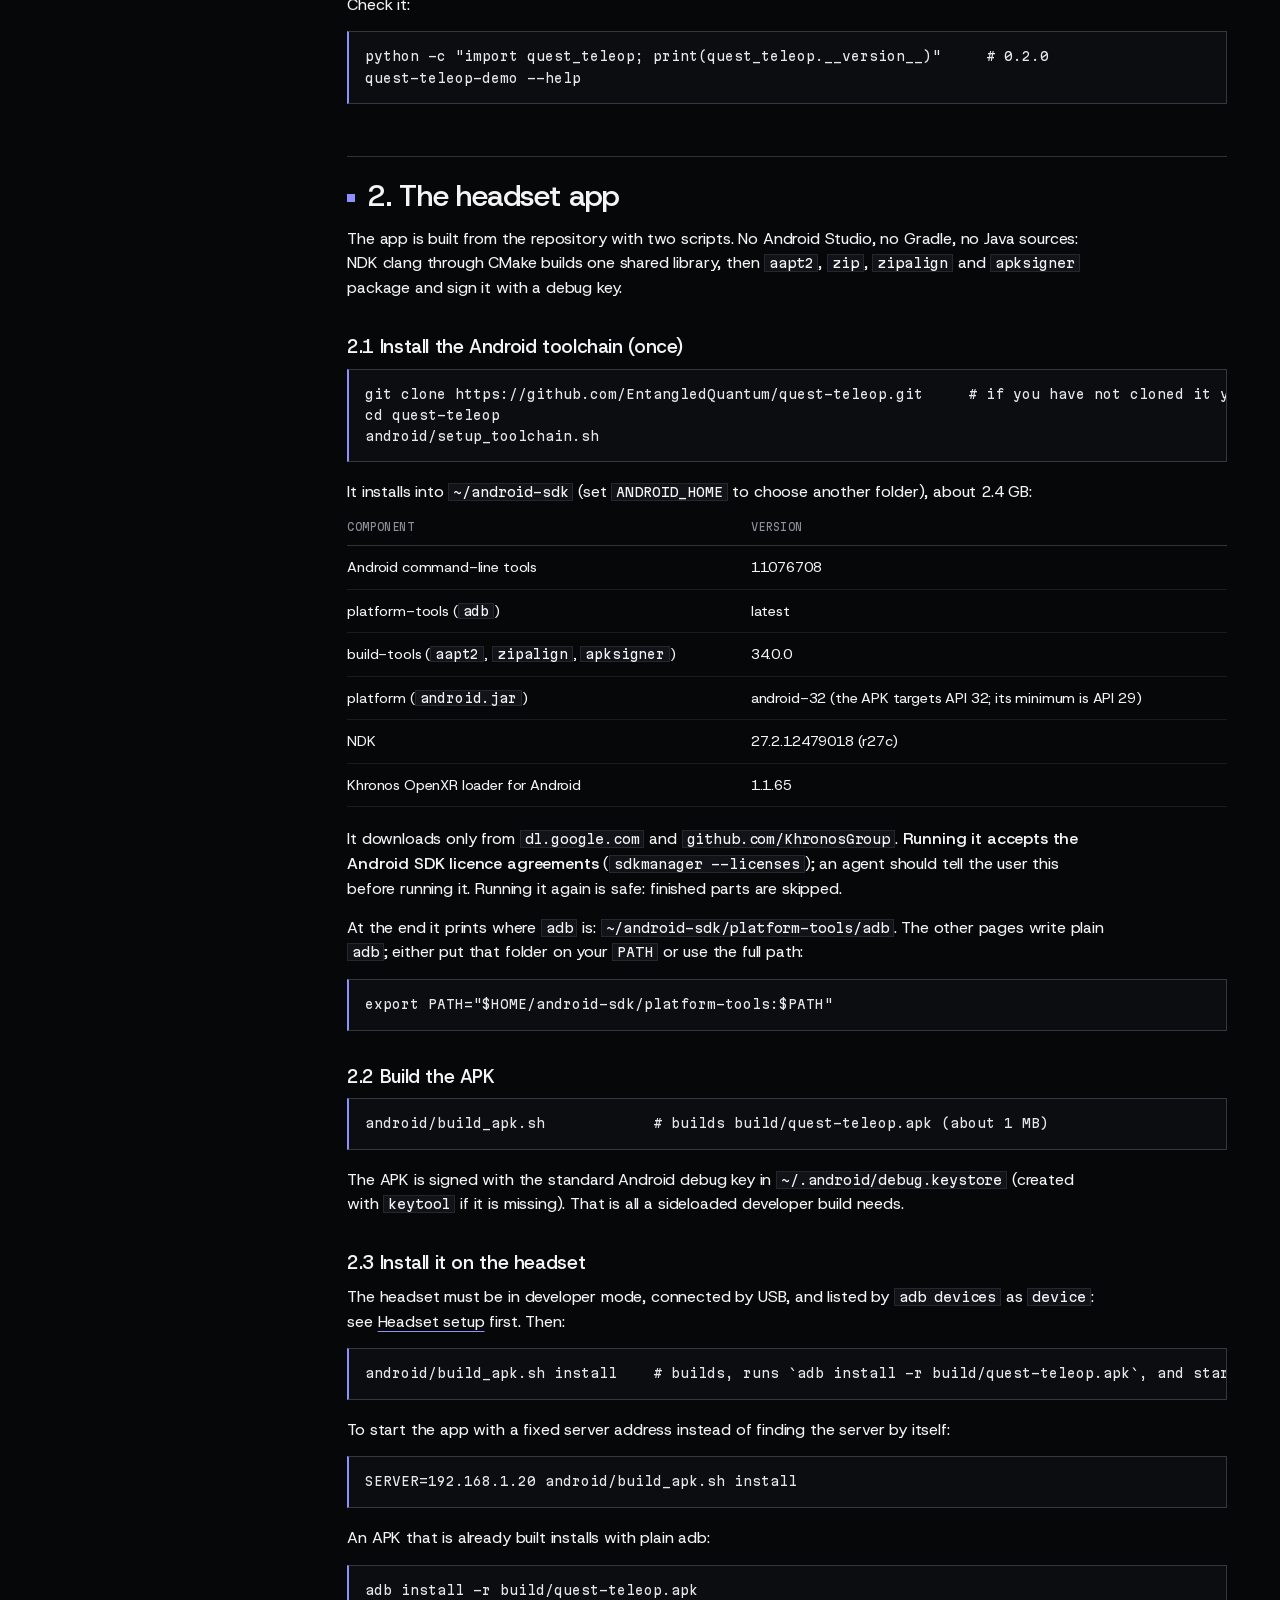
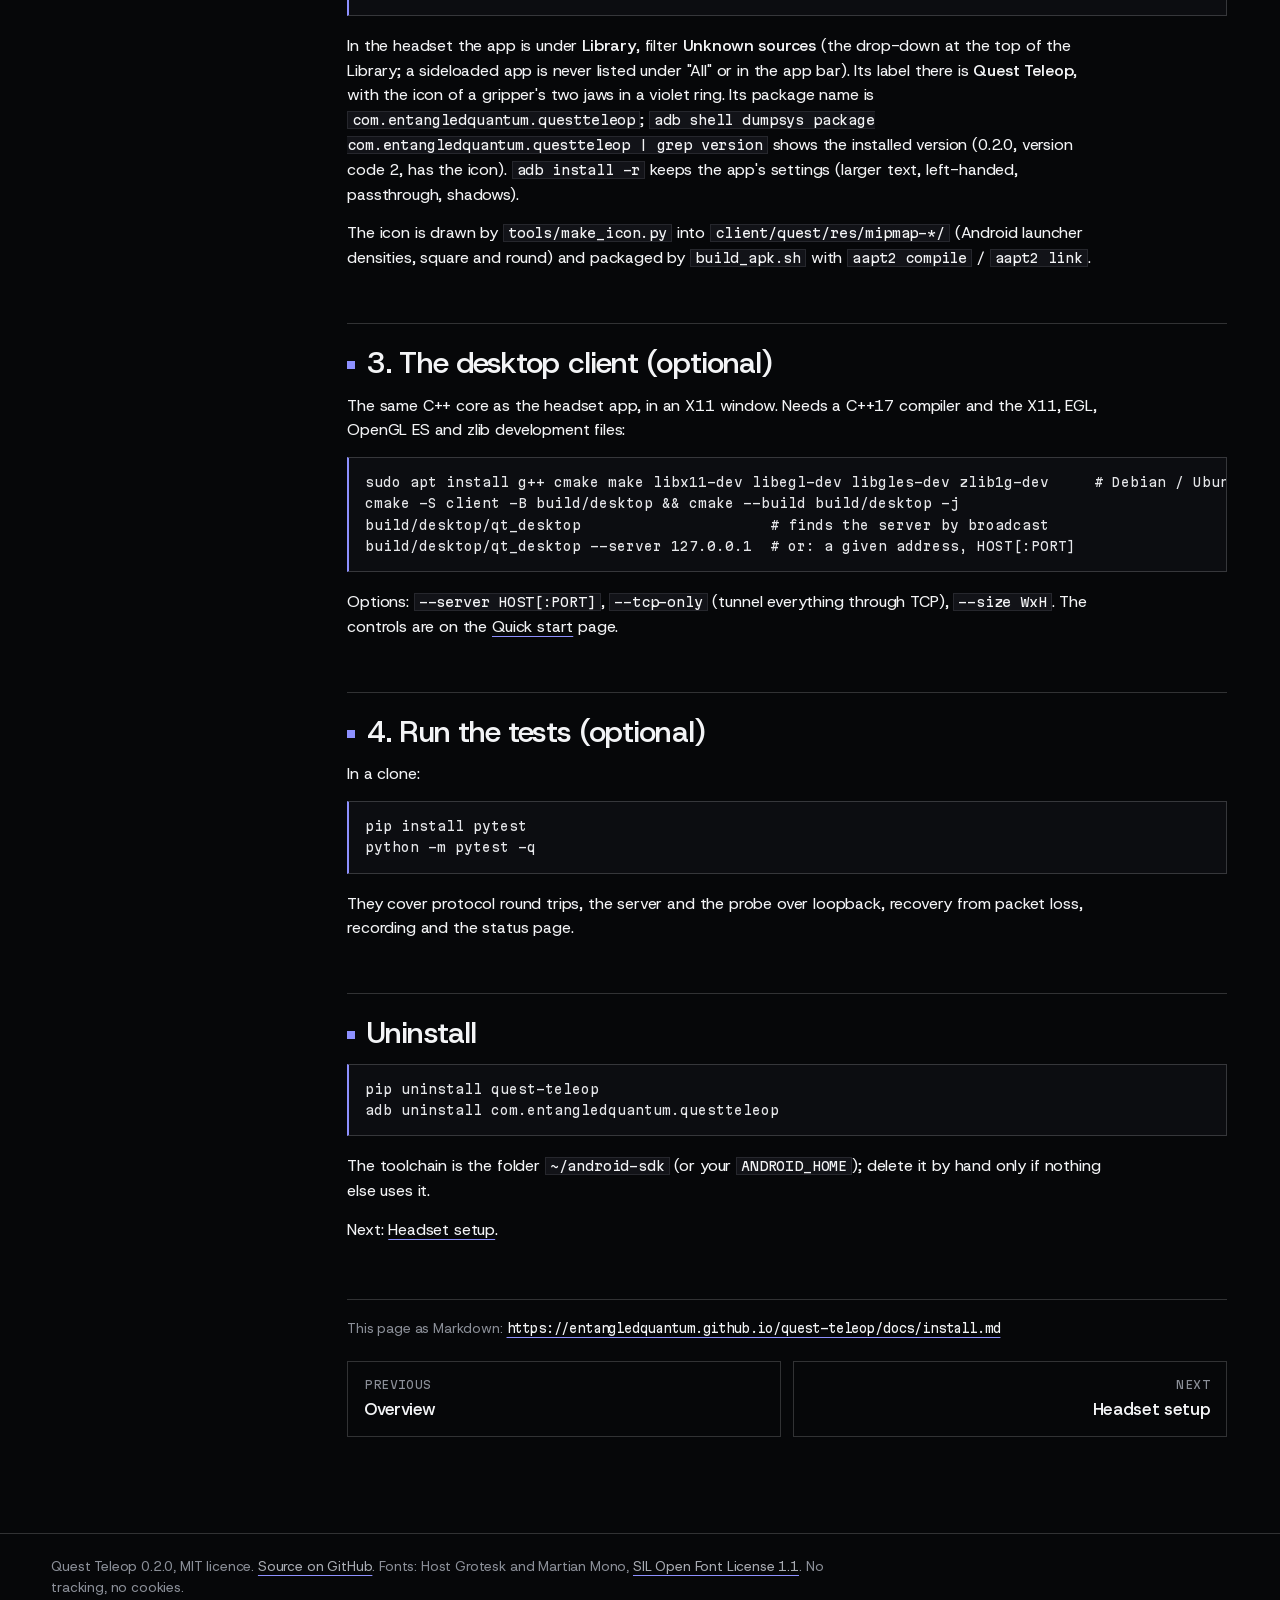
<file: site/docs/install.html>
<!doctype html>
<html lang="en">
<head>
<meta charset="utf-8">
<meta name="viewport" content="width=device-width, initial-scale=1">
<title>Install · Quest Teleop docs</title>
<meta name="description" content="Install the Python library with pip; install the Android toolchain, build the APK and install it on the headset; build the desktop client; run the tests.">
<link rel="canonical" href="https://entangledquantum.github.io/quest-teleop/docs/install.html">
<link rel="alternate" type="text/markdown" href="install.md" title="This page as Markdown">
<link rel="help" href="../llms.txt" type="text/plain" title="llms.txt">
<link rel="icon" href="data:image/svg+xml,%3Csvg xmlns='http://www.w3.org/2000/svg' viewBox='0 0 16 16'%3E%3Crect width='16' height='16' fill='%23060709'/%3E%3Crect x='4' y='4' width='8' height='8' fill='%238d90ff'/%3E%3C/svg%3E">
<link rel="stylesheet" href="../assets/site.css">
</head>
<body class="docs">
<a class="skip" href="#main">Skip to content</a>
<header class="topbar">
  <a class="brand" href="../index.html">Quest Teleop</a>
  <nav aria-label="Site">
    <ul>
      <li><a href="index.html">Docs</a></li>
      <li><a href="https://github.com/EntangledQuantum/quest-teleop">GitHub</a></li>
      <li><a href="../llms.txt">llms.txt</a></li>
    </ul>
  </nav>
</header>
<div class="edge" role="presentation"></div>
<div class="docs-layout">
  <nav class="sidenav" aria-label="Documentation pages">
    <p class="label">Documentation</p>
    <ol>
      <li><a href="index.html">Overview</a></li>
      <li><a href="install.html" aria-current="page">Install</a></li>
      <li><a href="quest-setup.html">Headset setup</a></li>
      <li><a href="quick-start.html">Quick start</a></li>
      <li><a href="library.html">Use it with your own simulator</a></li>
      <li><a href="recording.html">Recording takes</a></li>
      <li><a href="status-page.html">Status page and trajectory viewer</a></li>
      <li><a href="protocol.html">Protocol</a></li>
      <li><a href="measurements.html">Measurements</a></li>
      <li><a href="troubleshooting.html">Troubleshooting</a></li>
      <li><a href="faq.html">FAQ</a></li>
    </ol>
  </nav>
  <main id="main">
    <article class="prose">
<h1 id="install">Install</h1><nav class="onpage" aria-label="On this page"><p class="label">On this page</p><ol><li><a href="#requirements">Requirements</a></li><li><a href="#1-the-python-library">1. The Python library</a></li><li><a href="#2-the-headset-app">2. The headset app</a></li><li><a href="#3-the-desktop-client-optional">3. The desktop client (optional)</a></li><li><a href="#4-run-the-tests-optional">4. Run the tests (optional)</a></li><li><a href="#uninstall">Uninstall</a></li></ol></nav>
<p>There are up to three things to install: the Python library (always), the headset app (once per headset), and the desktop client (optional, for trying a server without a headset).</p>
<h2 id="requirements">Requirements <a class="anchor" href="#requirements" aria-label="Link to this section">#</a></h2>
<div class="table"><table><thead><tr><th scope="col">What</th><th scope="col">Needed for</th></tr></thead><tbody><tr><td>Python 3.10 or newer, pip</td><td>the library, the demo, the probe</td></tr><tr><td>numpy</td><td>the library (installed automatically)</td></tr><tr><td>git</td><td>cloning the repository to build the headset app or the desktop client</td></tr><tr><td>Linux on x86-64</td><td>the build scripts (<code>android/setup_toolchain.sh</code> downloads the Linux Android tools)</td></tr><tr><td>cmake 3.18 or newer, make, curl, unzip, zip</td><td>building the APK</td></tr><tr><td>a Java runtime, version 17 or newer</td><td><code>sdkmanager</code>, <code>apksigner</code> and <code>keytool</code> while building the APK</td></tr><tr><td>about 2.5 GB of disk</td><td>the Android SDK tools, the NDK and the OpenXR loader</td></tr><tr><td>a Meta Quest headset (tested on a Quest 2) in developer mode</td><td>running the app</td></tr><tr><td>a USB-C data cable</td><td>installing the app on the headset</td></tr></tbody></table></div>
<p>On Debian or Ubuntu, for example:</p>
<div class="code"><pre tabindex="0" aria-label="bash code"><code class="language-bash">sudo apt install git python3-pip cmake make curl unzip zip openjdk-17-jdk-headless</code></pre></div>
<h2 id="1-the-python-library">1. The Python library <a class="anchor" href="#1-the-python-library" aria-label="Link to this section">#</a></h2>
<div class="code"><pre tabindex="0" aria-label="bash code"><code class="language-bash">pip install git+https://github.com/EntangledQuantum/quest-teleop</code></pre></div>
<p>Or from a clone:</p>
<div class="code"><pre tabindex="0" aria-label="bash code"><code class="language-bash">git clone https://github.com/EntangledQuantum/quest-teleop.git
cd quest-teleop
pip install .            # or: pip install -e .   (editable, for working on the library)</code></pre></div>
<p>This installs the <code>quest_teleop</code> package (its only dependency is numpy) and two commands:</p>
<div class="table"><table><thead><tr><th scope="col">Command</th><th scope="col">What it does</th></tr></thead><tbody><tr><td><code>quest-teleop-demo</code></td><td>the bundled demo server with a mock world, the status page and recording (<a href="quick-start.html">Quick start</a>)</td></tr><tr><td><code>quest-teleop-probe</code></td><td>a headless Python client: checks a server and measures latency and bandwidth</td></tr></tbody></table></div>
<p>Check it:</p>
<div class="code"><pre tabindex="0" aria-label="bash code"><code class="language-bash">python -c "import quest_teleop; print(quest_teleop.__version__)"     # 0.2.0
quest-teleop-demo --help</code></pre></div>
<h2 id="2-the-headset-app">2. The headset app <a class="anchor" href="#2-the-headset-app" aria-label="Link to this section">#</a></h2>
<p>The app is built from the repository with two scripts. No Android Studio, no Gradle, no Java sources: NDK clang through CMake builds one shared library, then <code>aapt2</code>, <code>zip</code>, <code>zipalign</code> and <code>apksigner</code> package and sign it with a debug key.</p>
<h3 id="21-install-the-android-toolchain-once">2.1 Install the Android toolchain (once) <a class="anchor" href="#21-install-the-android-toolchain-once" aria-label="Link to this section">#</a></h3>
<div class="code"><pre tabindex="0" aria-label="bash code"><code class="language-bash">git clone https://github.com/EntangledQuantum/quest-teleop.git     # if you have not cloned it yet
cd quest-teleop
android/setup_toolchain.sh</code></pre></div>
<p>It installs into <code>~/android-sdk</code> (set <code>ANDROID_HOME</code> to choose another folder), about 2.4 GB:</p>
<div class="table"><table><thead><tr><th scope="col">Component</th><th scope="col">Version</th></tr></thead><tbody><tr><td>Android command-line tools</td><td>11076708</td></tr><tr><td>platform-tools (<code>adb</code>)</td><td>latest</td></tr><tr><td>build-tools (<code>aapt2</code>, <code>zipalign</code>, <code>apksigner</code>)</td><td>34.0.0</td></tr><tr><td>platform (<code>android.jar</code>)</td><td>android-32 (the APK targets API 32; its minimum is API 29)</td></tr><tr><td>NDK</td><td>27.2.12479018 (r27c)</td></tr><tr><td>Khronos OpenXR loader for Android</td><td>1.1.65</td></tr></tbody></table></div>
<p>It downloads only from <code>dl.google.com</code> and <code>github.com/KhronosGroup</code>. <strong>Running it accepts the Android SDK licence agreements</strong> (<code>sdkmanager --licenses</code>); an agent should tell the user this before running it. Running it again is safe: finished parts are skipped.</p>
<p>At the end it prints where <code>adb</code> is: <code>~/android-sdk/platform-tools/adb</code>. The other pages write plain <code>adb</code>; either put that folder on your <code>PATH</code> or use the full path:</p>
<div class="code"><pre tabindex="0" aria-label="bash code"><code class="language-bash">export PATH="$HOME/android-sdk/platform-tools:$PATH"</code></pre></div>
<h3 id="22-build-the-apk">2.2 Build the APK <a class="anchor" href="#22-build-the-apk" aria-label="Link to this section">#</a></h3>
<div class="code"><pre tabindex="0" aria-label="bash code"><code class="language-bash">android/build_apk.sh            # builds build/quest-teleop.apk (about 1 MB)</code></pre></div>
<p>The APK is signed with the standard Android debug key in <code>~/.android/debug.keystore</code> (created with <code>keytool</code> if it is missing). That is all a sideloaded developer build needs.</p>
<h3 id="23-install-it-on-the-headset">2.3 Install it on the headset <a class="anchor" href="#23-install-it-on-the-headset" aria-label="Link to this section">#</a></h3>
<p>The headset must be in developer mode, connected by USB, and listed by <code>adb devices</code> as <code>device</code>: see <a href="quest-setup.html">Headset setup</a> first. Then:</p>
<div class="code"><pre tabindex="0" aria-label="bash code"><code class="language-bash">android/build_apk.sh install    # builds, runs `adb install -r build/quest-teleop.apk`, and starts the app</code></pre></div>
<p>To start the app with a fixed server address instead of finding the server by itself:</p>
<div class="code"><pre tabindex="0" aria-label="bash code"><code class="language-bash">SERVER=192.168.1.20 android/build_apk.sh install</code></pre></div>
<p>An APK that is already built installs with plain adb:</p>
<div class="code"><pre tabindex="0" aria-label="bash code"><code class="language-bash">adb install -r build/quest-teleop.apk</code></pre></div>
<p>In the headset the app is under <strong>Library</strong>, filter <strong>Unknown sources</strong> (the drop-down at the top of the Library; a sideloaded app is never listed under "All" or in the app bar). Its label there is <strong>Quest Teleop</strong>, with the icon of a gripper's two jaws in a violet ring. Its package name is <code>com.entangledquantum.questteleop</code>; <code>adb shell dumpsys package com.entangledquantum.questteleop | grep version</code> shows the installed version (0.2.0, version code 2, has the icon). <code>adb install -r</code> keeps the app's settings (larger text, left-handed, passthrough, shadows).</p>
<p>The icon is drawn by <code>tools/make_icon.py</code> into <code>client/quest/res/mipmap-*/</code> (Android launcher densities, square and round) and packaged by <code>build_apk.sh</code> with <code>aapt2 compile</code> / <code>aapt2 link</code>.</p>
<h2 id="3-the-desktop-client-optional">3. The desktop client (optional) <a class="anchor" href="#3-the-desktop-client-optional" aria-label="Link to this section">#</a></h2>
<p>The same C++ core as the headset app, in an X11 window. Needs a C++17 compiler and the X11, EGL, OpenGL ES and zlib development files:</p>
<div class="code"><pre tabindex="0" aria-label="bash code"><code class="language-bash">sudo apt install g++ cmake make libx11-dev libegl-dev libgles-dev zlib1g-dev     # Debian / Ubuntu
cmake -S client -B build/desktop &amp;&amp; cmake --build build/desktop -j
build/desktop/qt_desktop                     # finds the server by broadcast
build/desktop/qt_desktop --server 127.0.0.1  # or: a given address, HOST[:PORT]</code></pre></div>
<p>Options: <code>--server HOST[:PORT]</code>, <code>--tcp-only</code> (tunnel everything through TCP), <code>--size WxH</code>. The controls are on the <a href="quick-start.html#4-desktop-client-controls">Quick start</a> page.</p>
<h2 id="4-run-the-tests-optional">4. Run the tests (optional) <a class="anchor" href="#4-run-the-tests-optional" aria-label="Link to this section">#</a></h2>
<p>In a clone:</p>
<div class="code"><pre tabindex="0" aria-label="bash code"><code class="language-bash">pip install pytest
python -m pytest -q</code></pre></div>
<p>They cover protocol round trips, the server and the probe over loopback, recovery from packet loss, recording and the status page.</p>
<h2 id="uninstall">Uninstall <a class="anchor" href="#uninstall" aria-label="Link to this section">#</a></h2>
<div class="code"><pre tabindex="0" aria-label="bash code"><code class="language-bash">pip uninstall quest-teleop
adb uninstall com.entangledquantum.questteleop</code></pre></div>
<p>The toolchain is the folder <code>~/android-sdk</code> (or your <code>ANDROID_HOME</code>); delete it by hand only if nothing else uses it.</p>
<p>Next: <a href="quest-setup.html">Headset setup</a>.</p>
    </article>
    <footer class="page-foot">
      <p class="md-link">This page as Markdown: <a href="install.md" type="text/markdown"><code>https://entangledquantum.github.io/quest-teleop/docs/install.md</code></a></p>
      <nav class="prev-next" aria-label="Previous and next page"><a class="pn prev" href="index.html"><span class="label">Previous</span>Overview</a><a class="pn next" href="quest-setup.html"><span class="label">Next</span>Headset setup</a></nav>
    </footer>
  </main>
</div>
<footer class="site-foot">
  <p>Quest Teleop 0.2.0, MIT licence. <a href="https://github.com/EntangledQuantum/quest-teleop">Source on GitHub</a>. Fonts: Host Grotesk and Martian Mono,
  <a href="../assets/fonts/OFL.txt">SIL Open Font License 1.1</a>. No tracking, no cookies.</p>
</footer>
</body>
</html>
</file>
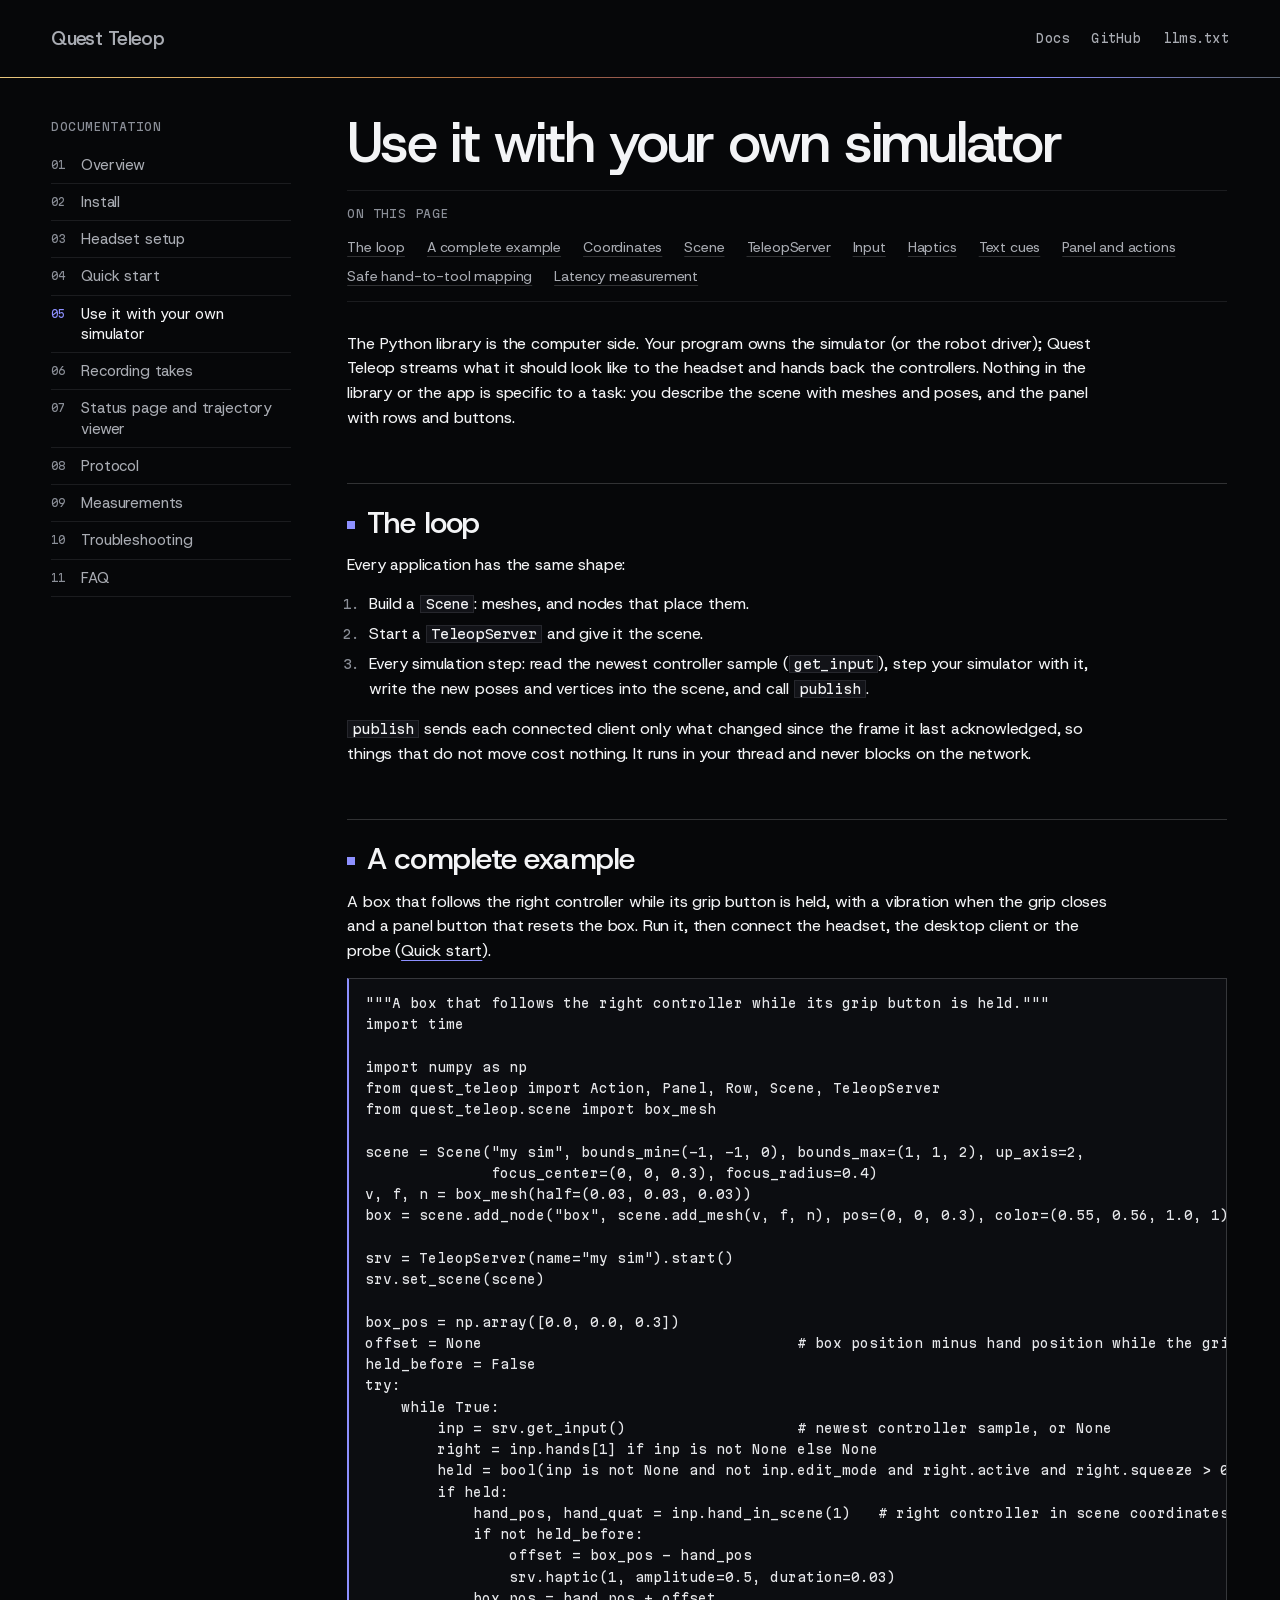
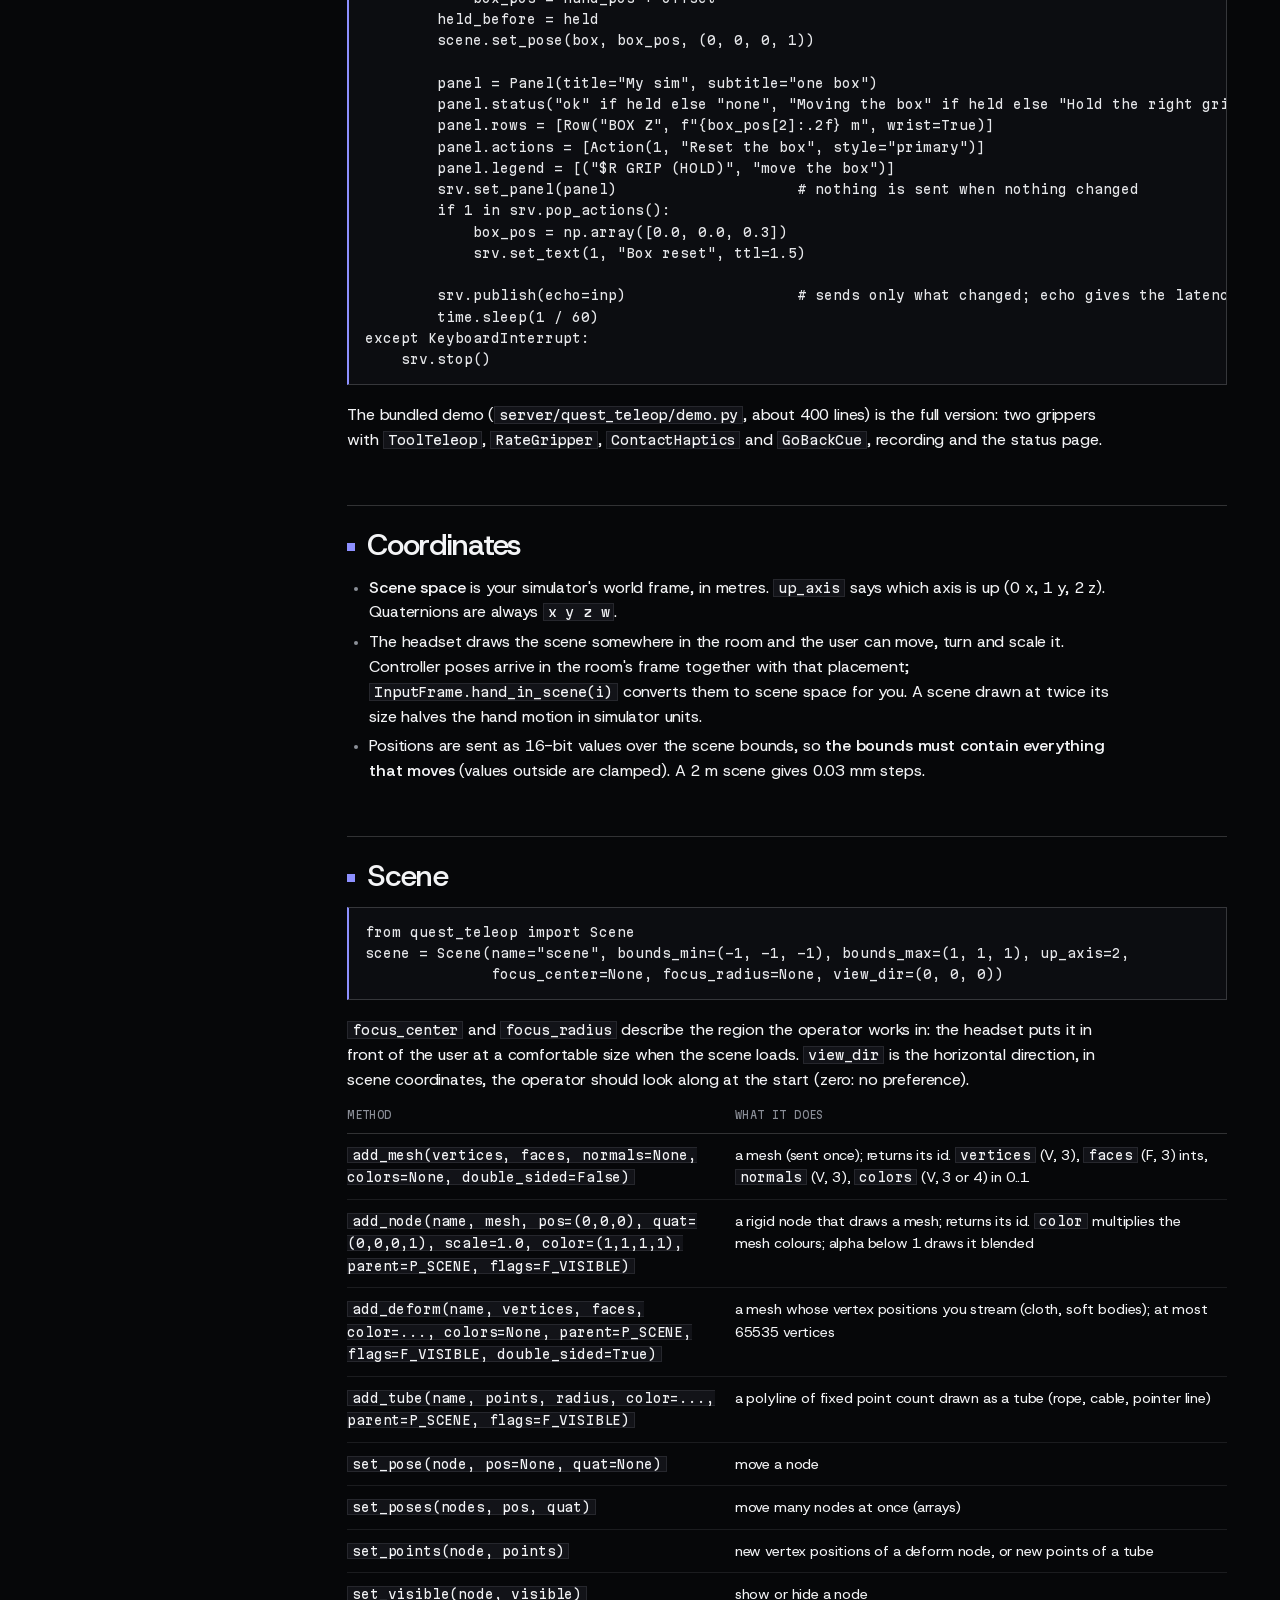
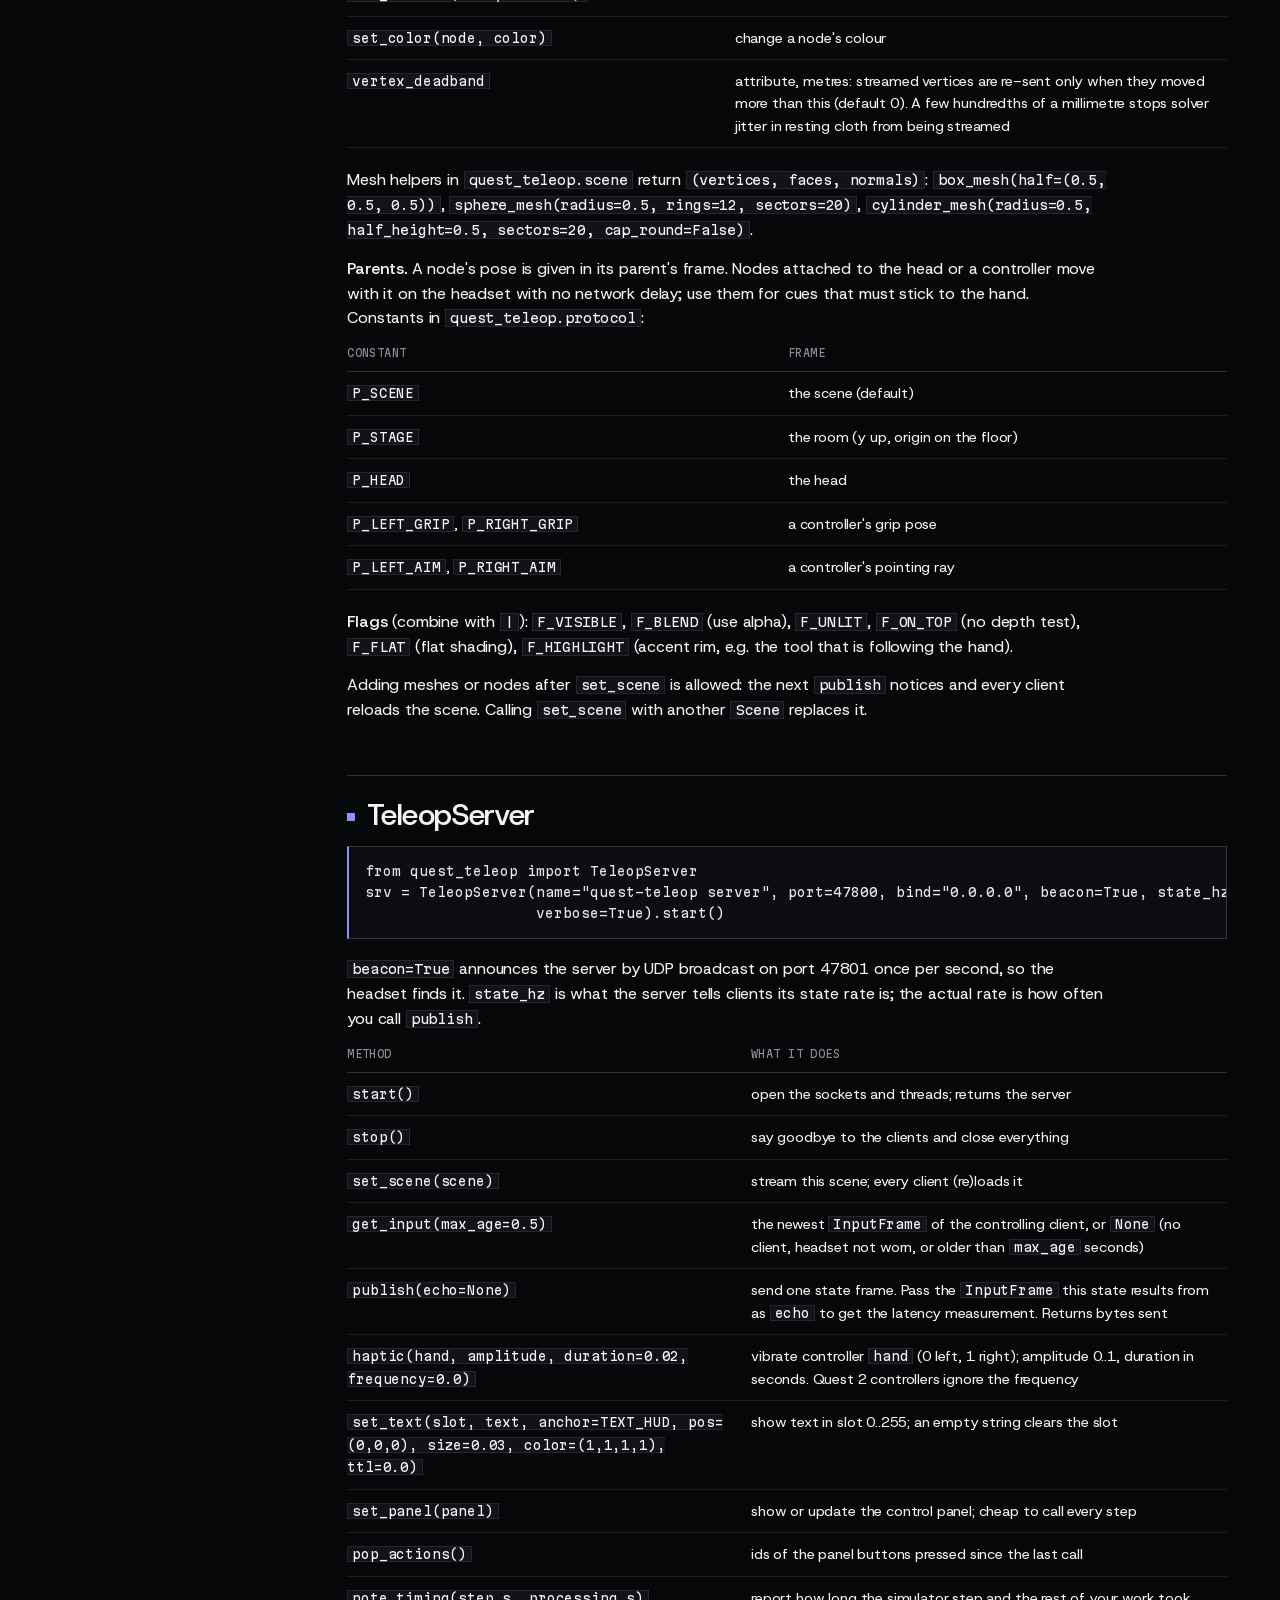
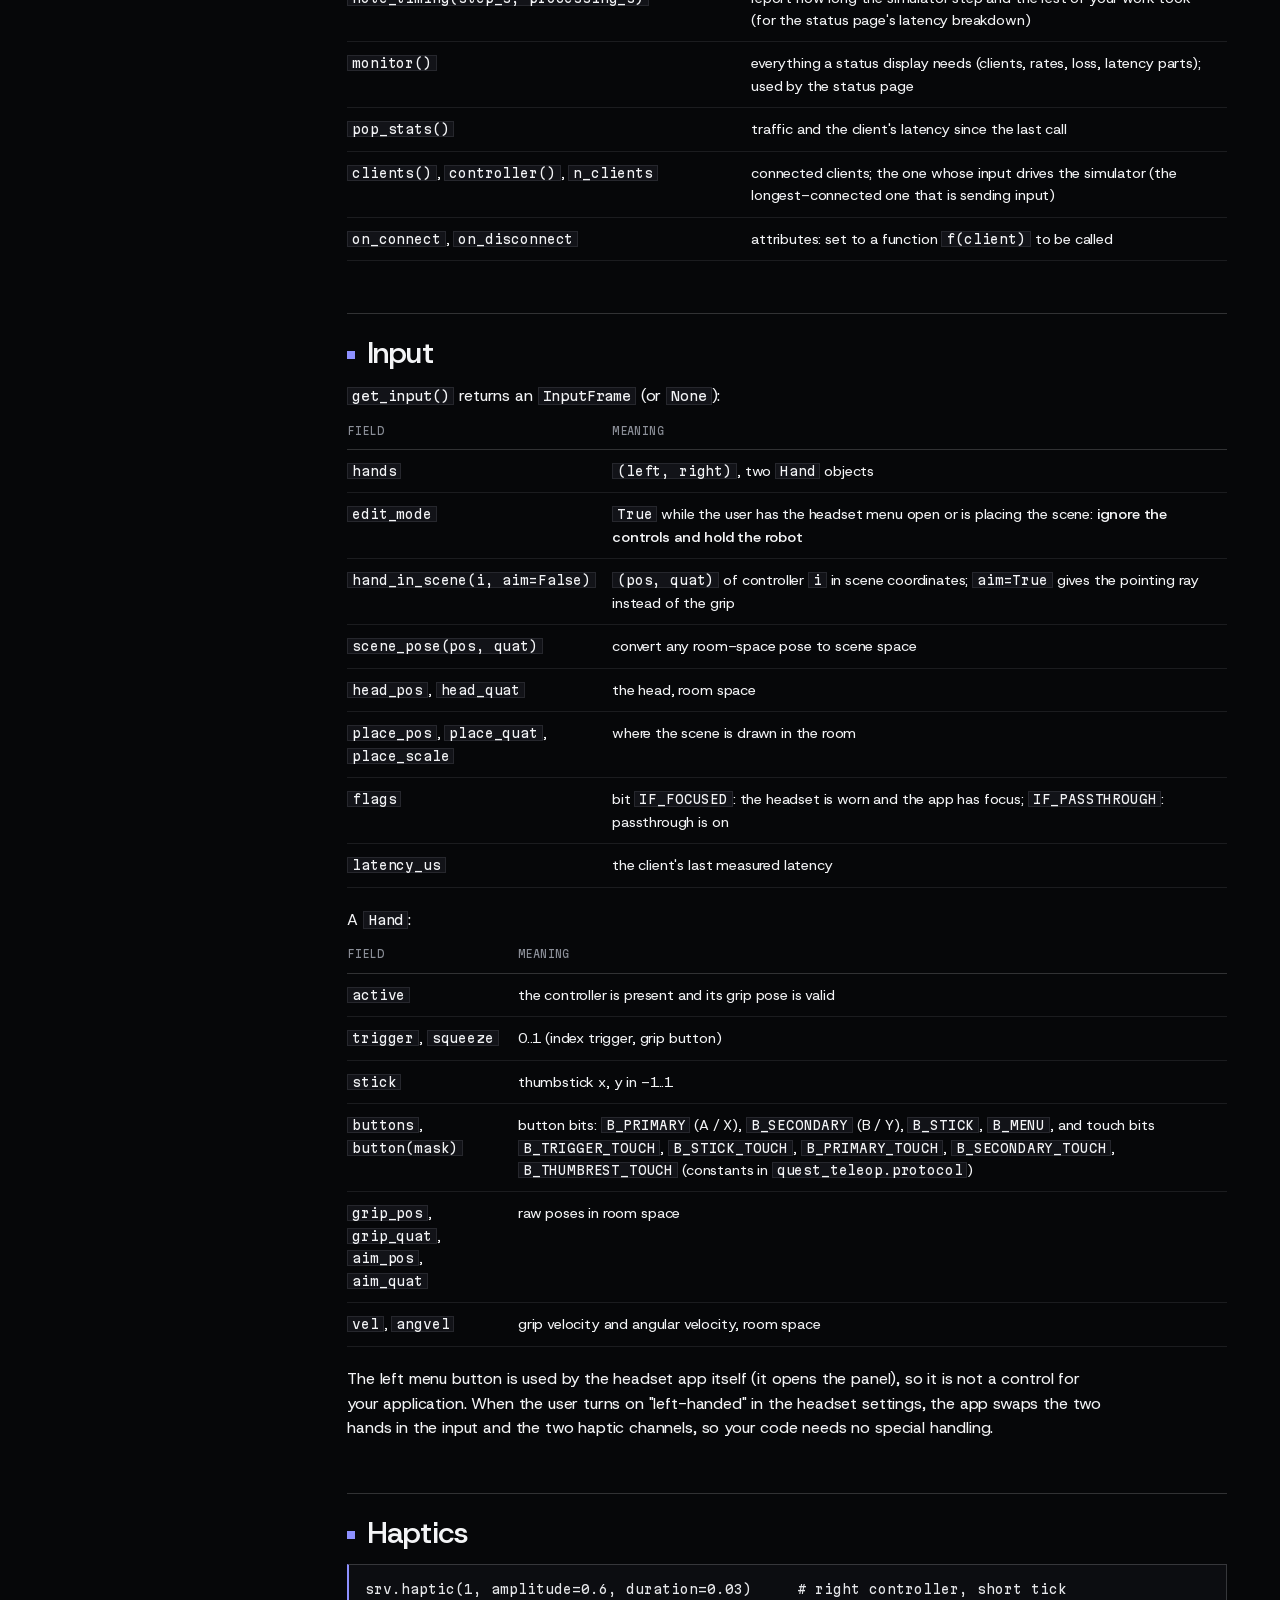
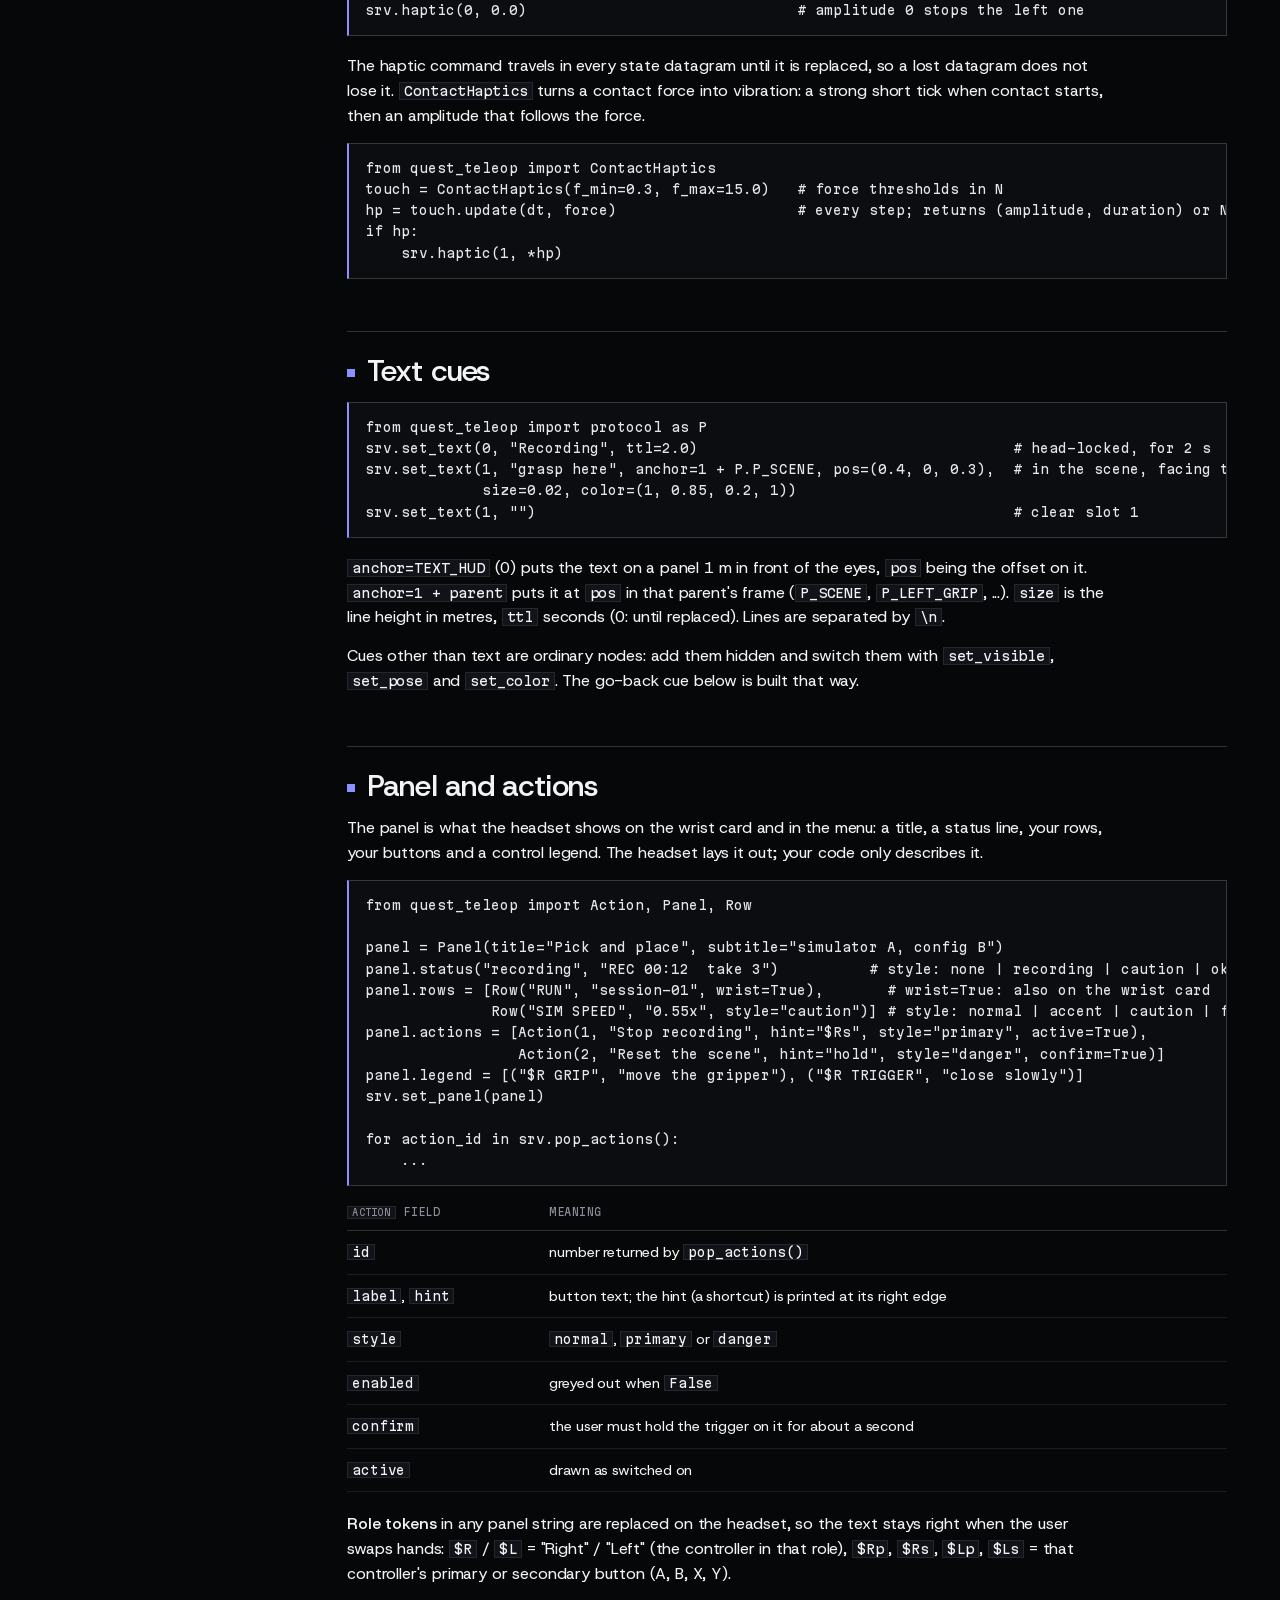
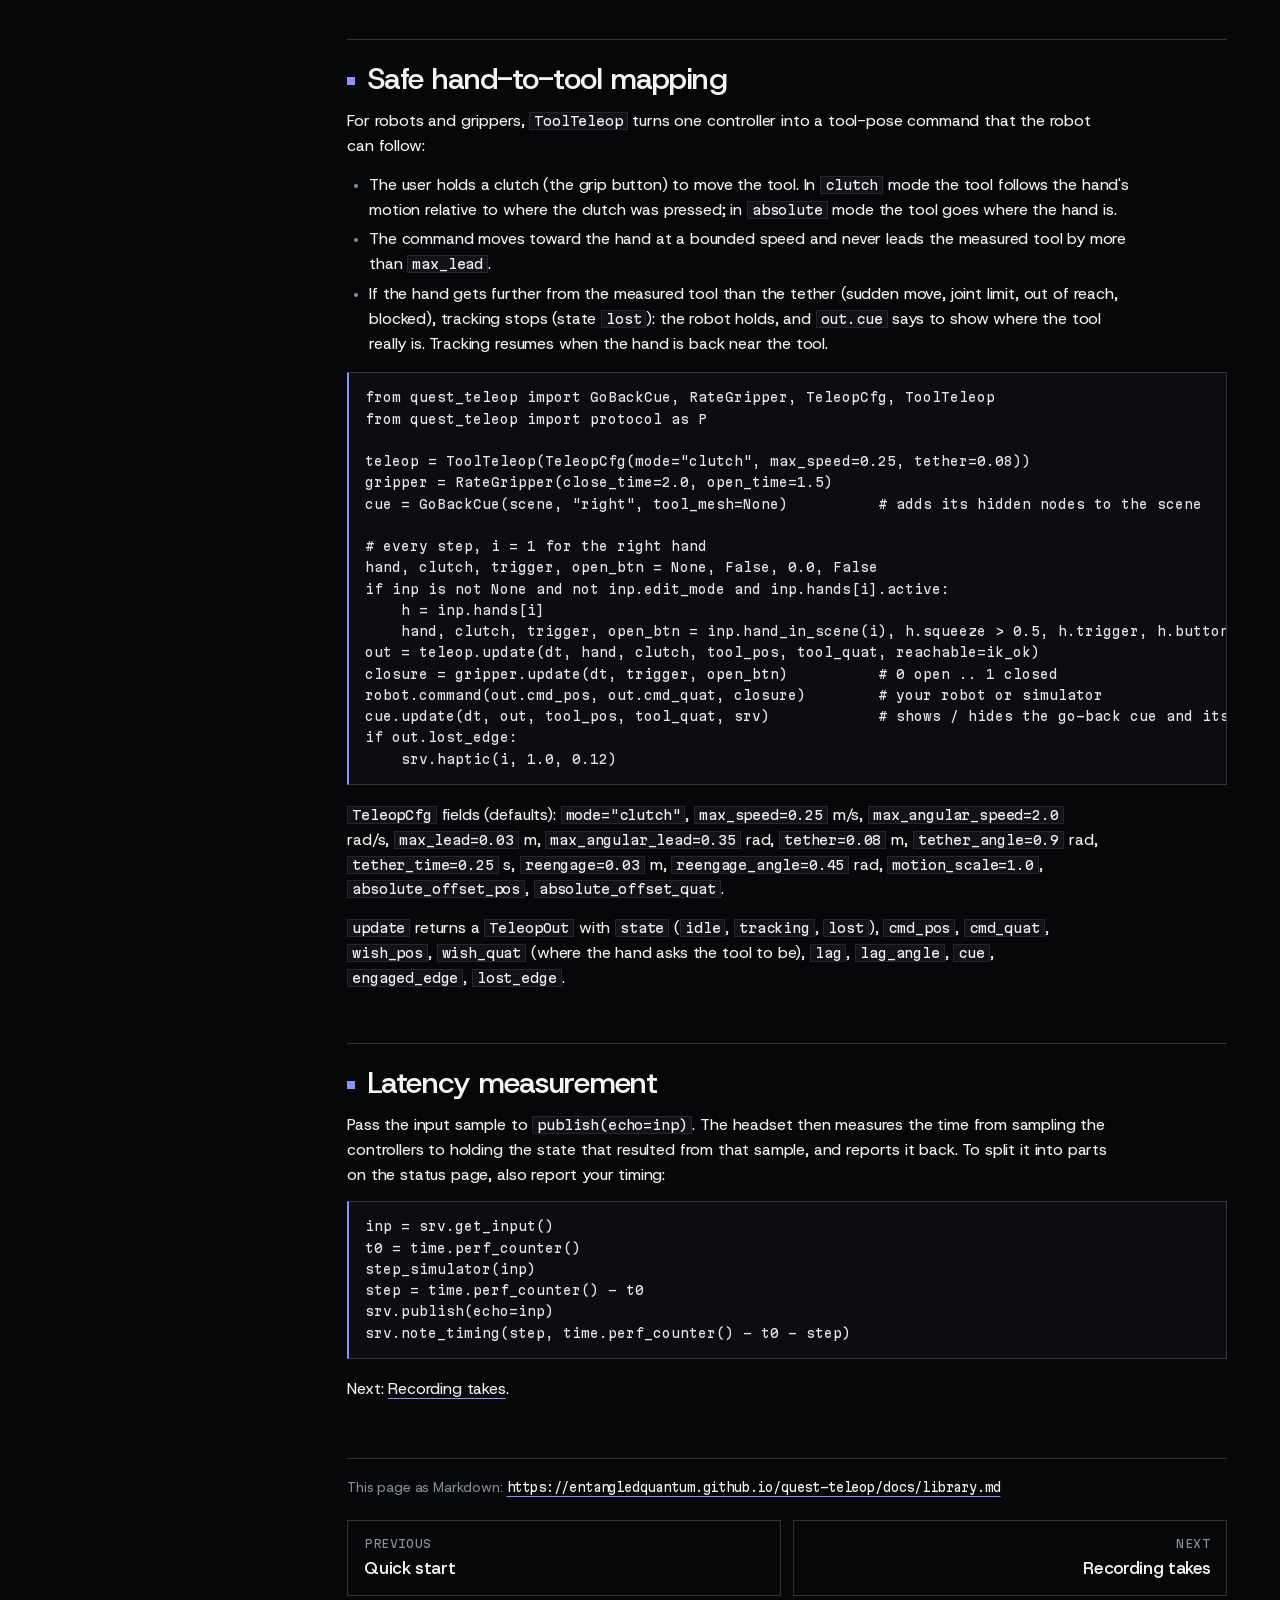
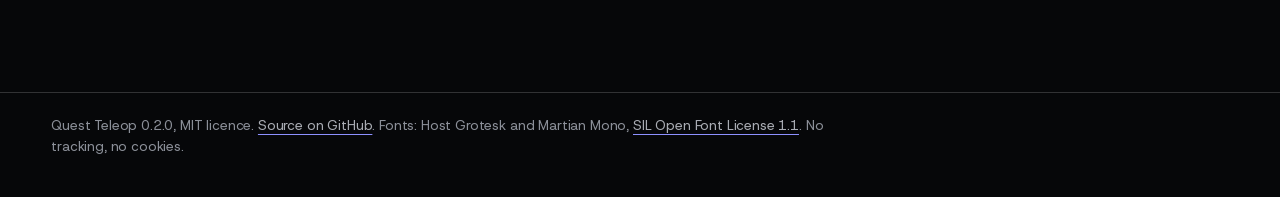
<file: site/docs/library.html>
<!doctype html>
<html lang="en">
<head>
<meta charset="utf-8">
<meta name="viewport" content="width=device-width, initial-scale=1">
<title>Use it with your own simulator · Quest Teleop docs</title>
<meta name="description" content="The Python API: Scene, TeleopServer, controller input, haptics, text cues, the headset panel and actions, safe hand-to-tool mapping, the go-back cue, latency measurement.">
<link rel="canonical" href="https://entangledquantum.github.io/quest-teleop/docs/library.html">
<link rel="alternate" type="text/markdown" href="library.md" title="This page as Markdown">
<link rel="help" href="../llms.txt" type="text/plain" title="llms.txt">
<link rel="icon" href="data:image/svg+xml,%3Csvg xmlns='http://www.w3.org/2000/svg' viewBox='0 0 16 16'%3E%3Crect width='16' height='16' fill='%23060709'/%3E%3Crect x='4' y='4' width='8' height='8' fill='%238d90ff'/%3E%3C/svg%3E">
<link rel="stylesheet" href="../assets/site.css">
</head>
<body class="docs">
<a class="skip" href="#main">Skip to content</a>
<header class="topbar">
  <a class="brand" href="../index.html">Quest Teleop</a>
  <nav aria-label="Site">
    <ul>
      <li><a href="index.html">Docs</a></li>
      <li><a href="https://github.com/EntangledQuantum/quest-teleop">GitHub</a></li>
      <li><a href="../llms.txt">llms.txt</a></li>
    </ul>
  </nav>
</header>
<div class="edge" role="presentation"></div>
<div class="docs-layout">
  <nav class="sidenav" aria-label="Documentation pages">
    <p class="label">Documentation</p>
    <ol>
      <li><a href="index.html">Overview</a></li>
      <li><a href="install.html">Install</a></li>
      <li><a href="quest-setup.html">Headset setup</a></li>
      <li><a href="quick-start.html">Quick start</a></li>
      <li><a href="library.html" aria-current="page">Use it with your own simulator</a></li>
      <li><a href="recording.html">Recording takes</a></li>
      <li><a href="status-page.html">Status page and trajectory viewer</a></li>
      <li><a href="protocol.html">Protocol</a></li>
      <li><a href="measurements.html">Measurements</a></li>
      <li><a href="troubleshooting.html">Troubleshooting</a></li>
      <li><a href="faq.html">FAQ</a></li>
    </ol>
  </nav>
  <main id="main">
    <article class="prose">
<h1 id="use-it-with-your-own-simulator">Use it with your own simulator</h1><nav class="onpage" aria-label="On this page"><p class="label">On this page</p><ol><li><a href="#the-loop">The loop</a></li><li><a href="#a-complete-example">A complete example</a></li><li><a href="#coordinates">Coordinates</a></li><li><a href="#scene">Scene</a></li><li><a href="#teleopserver">TeleopServer</a></li><li><a href="#input">Input</a></li><li><a href="#haptics">Haptics</a></li><li><a href="#text-cues">Text cues</a></li><li><a href="#panel-and-actions">Panel and actions</a></li><li><a href="#safe-hand-to-tool-mapping">Safe hand-to-tool mapping</a></li><li><a href="#latency-measurement">Latency measurement</a></li></ol></nav>
<p>The Python library is the computer side. Your program owns the simulator (or the robot driver); Quest Teleop streams what it should look like to the headset and hands back the controllers. Nothing in the library or the app is specific to a task: you describe the scene with meshes and poses, and the panel with rows and buttons.</p>
<h2 id="the-loop">The loop <a class="anchor" href="#the-loop" aria-label="Link to this section">#</a></h2>
<p>Every application has the same shape:</p>
<ol><li>Build a <code>Scene</code>: meshes, and nodes that place them.</li><li>Start a <code>TeleopServer</code> and give it the scene.</li><li>Every simulation step: read the newest controller sample (<code>get_input</code>), step your simulator with it, write the new poses and vertices into the scene, and call <code>publish</code>.</li></ol>
<p><code>publish</code> sends each connected client only what changed since the frame it last acknowledged, so things that do not move cost nothing. It runs in your thread and never blocks on the network.</p>
<h2 id="a-complete-example">A complete example <a class="anchor" href="#a-complete-example" aria-label="Link to this section">#</a></h2>
<p>A box that follows the right controller while its grip button is held, with a vibration when the grip closes and a panel button that resets the box. Run it, then connect the headset, the desktop client or the probe (<a href="quick-start.html#2-connect-a-client">Quick start</a>).</p>
<div class="code"><pre tabindex="0" aria-label="python code"><code class="language-python">"""A box that follows the right controller while its grip button is held."""
import time

import numpy as np
from quest_teleop import Action, Panel, Row, Scene, TeleopServer
from quest_teleop.scene import box_mesh

scene = Scene("my sim", bounds_min=(-1, -1, 0), bounds_max=(1, 1, 2), up_axis=2,
              focus_center=(0, 0, 0.3), focus_radius=0.4)
v, f, n = box_mesh(half=(0.03, 0.03, 0.03))
box = scene.add_node("box", scene.add_mesh(v, f, n), pos=(0, 0, 0.3), color=(0.55, 0.56, 1.0, 1))

srv = TeleopServer(name="my sim").start()
srv.set_scene(scene)

box_pos = np.array([0.0, 0.0, 0.3])
offset = None                                   # box position minus hand position while the grip is held
held_before = False
try:
    while True:
        inp = srv.get_input()                   # newest controller sample, or None
        right = inp.hands[1] if inp is not None else None
        held = bool(inp is not None and not inp.edit_mode and right.active and right.squeeze &gt; 0.5)
        if held:
            hand_pos, hand_quat = inp.hand_in_scene(1)   # right controller in scene coordinates
            if not held_before:
                offset = box_pos - hand_pos
                srv.haptic(1, amplitude=0.5, duration=0.03)
            box_pos = hand_pos + offset
        held_before = held
        scene.set_pose(box, box_pos, (0, 0, 0, 1))

        panel = Panel(title="My sim", subtitle="one box")
        panel.status("ok" if held else "none", "Moving the box" if held else "Hold the right grip")
        panel.rows = [Row("BOX Z", f"{box_pos[2]:.2f} m", wrist=True)]
        panel.actions = [Action(1, "Reset the box", style="primary")]
        panel.legend = [("$R GRIP (HOLD)", "move the box")]
        srv.set_panel(panel)                    # nothing is sent when nothing changed
        if 1 in srv.pop_actions():
            box_pos = np.array([0.0, 0.0, 0.3])
            srv.set_text(1, "Box reset", ttl=1.5)

        srv.publish(echo=inp)                   # sends only what changed; echo gives the latency measurement
        time.sleep(1 / 60)
except KeyboardInterrupt:
    srv.stop()</code></pre></div>
<p>The bundled demo (<code>server/quest_teleop/demo.py</code>, about 400 lines) is the full version: two grippers with <code>ToolTeleop</code>, <code>RateGripper</code>, <code>ContactHaptics</code> and <code>GoBackCue</code>, recording and the status page.</p>
<h2 id="coordinates">Coordinates <a class="anchor" href="#coordinates" aria-label="Link to this section">#</a></h2>
<ul><li><strong>Scene space</strong> is your simulator's world frame, in metres. <code>up_axis</code> says which axis is up (0 x, 1 y, 2 z). Quaternions are always <code>x y z w</code>.</li><li>The headset draws the scene somewhere in the room and the user can move, turn and scale it. Controller poses arrive in the room's frame together with that placement; <code>InputFrame.hand_in_scene(i)</code> converts them to scene space for you. A scene drawn at twice its size halves the hand motion in simulator units.</li><li>Positions are sent as 16-bit values over the scene bounds, so <strong>the bounds must contain everything that moves</strong> (values outside are clamped). A 2 m scene gives 0.03 mm steps.</li></ul>
<h2 id="scene">Scene <a class="anchor" href="#scene" aria-label="Link to this section">#</a></h2>
<div class="code"><pre tabindex="0" aria-label="python code"><code class="language-python">from quest_teleop import Scene
scene = Scene(name="scene", bounds_min=(-1, -1, -1), bounds_max=(1, 1, 1), up_axis=2,
              focus_center=None, focus_radius=None, view_dir=(0, 0, 0))</code></pre></div>
<p><code>focus_center</code> and <code>focus_radius</code> describe the region the operator works in: the headset puts it in front of the user at a comfortable size when the scene loads. <code>view_dir</code> is the horizontal direction, in scene coordinates, the operator should look along at the start (zero: no preference).</p>
<div class="table"><table><thead><tr><th scope="col">Method</th><th scope="col">What it does</th></tr></thead><tbody><tr><td><code>add_mesh(vertices, faces, normals=None, colors=None, double_sided=False)</code></td><td>a mesh (sent once); returns its id. <code>vertices</code> (V, 3), <code>faces</code> (F, 3) ints, <code>normals</code> (V, 3), <code>colors</code> (V, 3 or 4) in 0..1</td></tr><tr><td><code>add_node(name, mesh, pos=(0,0,0), quat=(0,0,0,1), scale=1.0, color=(1,1,1,1), parent=P_SCENE, flags=F_VISIBLE)</code></td><td>a rigid node that draws a mesh; returns its id. <code>color</code> multiplies the mesh colours; alpha below 1 draws it blended</td></tr><tr><td><code>add_deform(name, vertices, faces, color=..., colors=None, parent=P_SCENE, flags=F_VISIBLE, double_sided=True)</code></td><td>a mesh whose vertex positions you stream (cloth, soft bodies); at most 65535 vertices</td></tr><tr><td><code>add_tube(name, points, radius, color=..., parent=P_SCENE, flags=F_VISIBLE)</code></td><td>a polyline of fixed point count drawn as a tube (rope, cable, pointer line)</td></tr><tr><td><code>set_pose(node, pos=None, quat=None)</code></td><td>move a node</td></tr><tr><td><code>set_poses(nodes, pos, quat)</code></td><td>move many nodes at once (arrays)</td></tr><tr><td><code>set_points(node, points)</code></td><td>new vertex positions of a deform node, or new points of a tube</td></tr><tr><td><code>set_visible(node, visible)</code></td><td>show or hide a node</td></tr><tr><td><code>set_color(node, color)</code></td><td>change a node's colour</td></tr><tr><td><code>vertex_deadband</code></td><td>attribute, metres: streamed vertices are re-sent only when they moved more than this (default 0). A few hundredths of a millimetre stops solver jitter in resting cloth from being streamed</td></tr></tbody></table></div>
<p>Mesh helpers in <code>quest_teleop.scene</code> return <code>(vertices, faces, normals)</code>: <code>box_mesh(half=(0.5, 0.5, 0.5))</code>, <code>sphere_mesh(radius=0.5, rings=12, sectors=20)</code>, <code>cylinder_mesh(radius=0.5, half_height=0.5, sectors=20, cap_round=False)</code>.</p>
<p><strong>Parents.</strong> A node's pose is given in its parent's frame. Nodes attached to the head or a controller move with it on the headset with no network delay; use them for cues that must stick to the hand. Constants in <code>quest_teleop.protocol</code>:</p>
<div class="table"><table><thead><tr><th scope="col">Constant</th><th scope="col">Frame</th></tr></thead><tbody><tr><td><code>P_SCENE</code></td><td>the scene (default)</td></tr><tr><td><code>P_STAGE</code></td><td>the room (y up, origin on the floor)</td></tr><tr><td><code>P_HEAD</code></td><td>the head</td></tr><tr><td><code>P_LEFT_GRIP</code>, <code>P_RIGHT_GRIP</code></td><td>a controller's grip pose</td></tr><tr><td><code>P_LEFT_AIM</code>, <code>P_RIGHT_AIM</code></td><td>a controller's pointing ray</td></tr></tbody></table></div>
<p><strong>Flags</strong> (combine with <code>|</code>): <code>F_VISIBLE</code>, <code>F_BLEND</code> (use alpha), <code>F_UNLIT</code>, <code>F_ON_TOP</code> (no depth test), <code>F_FLAT</code> (flat shading), <code>F_HIGHLIGHT</code> (accent rim, e.g. the tool that is following the hand).</p>
<p>Adding meshes or nodes after <code>set_scene</code> is allowed: the next <code>publish</code> notices and every client reloads the scene. Calling <code>set_scene</code> with another <code>Scene</code> replaces it.</p>
<h2 id="teleopserver">TeleopServer <a class="anchor" href="#teleopserver" aria-label="Link to this section">#</a></h2>
<div class="code"><pre tabindex="0" aria-label="python code"><code class="language-python">from quest_teleop import TeleopServer
srv = TeleopServer(name="quest-teleop server", port=47800, bind="0.0.0.0", beacon=True, state_hz=60.0,
                   verbose=True).start()</code></pre></div>
<p><code>beacon=True</code> announces the server by UDP broadcast on port 47801 once per second, so the headset finds it. <code>state_hz</code> is what the server tells clients its state rate is; the actual rate is how often you call <code>publish</code>.</p>
<div class="table"><table><thead><tr><th scope="col">Method</th><th scope="col">What it does</th></tr></thead><tbody><tr><td><code>start()</code></td><td>open the sockets and threads; returns the server</td></tr><tr><td><code>stop()</code></td><td>say goodbye to the clients and close everything</td></tr><tr><td><code>set_scene(scene)</code></td><td>stream this scene; every client (re)loads it</td></tr><tr><td><code>get_input(max_age=0.5)</code></td><td>the newest <code>InputFrame</code> of the controlling client, or <code>None</code> (no client, headset not worn, or older than <code>max_age</code> seconds)</td></tr><tr><td><code>publish(echo=None)</code></td><td>send one state frame. Pass the <code>InputFrame</code> this state results from as <code>echo</code> to get the latency measurement. Returns bytes sent</td></tr><tr><td><code>haptic(hand, amplitude, duration=0.02, frequency=0.0)</code></td><td>vibrate controller <code>hand</code> (0 left, 1 right); amplitude 0..1, duration in seconds. Quest 2 controllers ignore the frequency</td></tr><tr><td><code>set_text(slot, text, anchor=TEXT_HUD, pos=(0,0,0), size=0.03, color=(1,1,1,1), ttl=0.0)</code></td><td>show text in slot 0..255; an empty string clears the slot</td></tr><tr><td><code>set_panel(panel)</code></td><td>show or update the control panel; cheap to call every step</td></tr><tr><td><code>pop_actions()</code></td><td>ids of the panel buttons pressed since the last call</td></tr><tr><td><code>note_timing(step_s, processing_s)</code></td><td>report how long the simulator step and the rest of your work took (for the status page's latency breakdown)</td></tr><tr><td><code>monitor()</code></td><td>everything a status display needs (clients, rates, loss, latency parts); used by the status page</td></tr><tr><td><code>pop_stats()</code></td><td>traffic and the client's latency since the last call</td></tr><tr><td><code>clients()</code>, <code>controller()</code>, <code>n_clients</code></td><td>connected clients; the one whose input drives the simulator (the longest-connected one that is sending input)</td></tr><tr><td><code>on_connect</code>, <code>on_disconnect</code></td><td>attributes: set to a function <code>f(client)</code> to be called</td></tr></tbody></table></div>
<h2 id="input">Input <a class="anchor" href="#input" aria-label="Link to this section">#</a></h2>
<p><code>get_input()</code> returns an <code>InputFrame</code> (or <code>None</code>):</p>
<div class="table"><table><thead><tr><th scope="col">Field</th><th scope="col">Meaning</th></tr></thead><tbody><tr><td><code>hands</code></td><td><code>(left, right)</code>, two <code>Hand</code> objects</td></tr><tr><td><code>edit_mode</code></td><td><code>True</code> while the user has the headset menu open or is placing the scene: <strong>ignore the controls and hold the robot</strong></td></tr><tr><td><code>hand_in_scene(i, aim=False)</code></td><td><code>(pos, quat)</code> of controller <code>i</code> in scene coordinates; <code>aim=True</code> gives the pointing ray instead of the grip</td></tr><tr><td><code>scene_pose(pos, quat)</code></td><td>convert any room-space pose to scene space</td></tr><tr><td><code>head_pos</code>, <code>head_quat</code></td><td>the head, room space</td></tr><tr><td><code>place_pos</code>, <code>place_quat</code>, <code>place_scale</code></td><td>where the scene is drawn in the room</td></tr><tr><td><code>flags</code></td><td>bit <code>IF_FOCUSED</code>: the headset is worn and the app has focus; <code>IF_PASSTHROUGH</code>: passthrough is on</td></tr><tr><td><code>latency_us</code></td><td>the client's last measured latency</td></tr></tbody></table></div>
<p>A <code>Hand</code>:</p>
<div class="table"><table><thead><tr><th scope="col">Field</th><th scope="col">Meaning</th></tr></thead><tbody><tr><td><code>active</code></td><td>the controller is present and its grip pose is valid</td></tr><tr><td><code>trigger</code>, <code>squeeze</code></td><td>0..1 (index trigger, grip button)</td></tr><tr><td><code>stick</code></td><td>thumbstick x, y in -1..1</td></tr><tr><td><code>buttons</code>, <code>button(mask)</code></td><td>button bits: <code>B_PRIMARY</code> (A / X), <code>B_SECONDARY</code> (B / Y), <code>B_STICK</code>, <code>B_MENU</code>, and touch bits <code>B_TRIGGER_TOUCH</code>, <code>B_STICK_TOUCH</code>, <code>B_PRIMARY_TOUCH</code>, <code>B_SECONDARY_TOUCH</code>, <code>B_THUMBREST_TOUCH</code> (constants in <code>quest_teleop.protocol</code>)</td></tr><tr><td><code>grip_pos</code>, <code>grip_quat</code>, <code>aim_pos</code>, <code>aim_quat</code></td><td>raw poses in room space</td></tr><tr><td><code>vel</code>, <code>angvel</code></td><td>grip velocity and angular velocity, room space</td></tr></tbody></table></div>
<p>The left menu button is used by the headset app itself (it opens the panel), so it is not a control for your application. When the user turns on "left-handed" in the headset settings, the app swaps the two hands in the input and the two haptic channels, so your code needs no special handling.</p>
<h2 id="haptics">Haptics <a class="anchor" href="#haptics" aria-label="Link to this section">#</a></h2>
<div class="code"><pre tabindex="0" aria-label="python code"><code class="language-python">srv.haptic(1, amplitude=0.6, duration=0.03)     # right controller, short tick
srv.haptic(0, 0.0)                              # amplitude 0 stops the left one</code></pre></div>
<p>The haptic command travels in every state datagram until it is replaced, so a lost datagram does not lose it. <code>ContactHaptics</code> turns a contact force into vibration: a strong short tick when contact starts, then an amplitude that follows the force.</p>
<div class="code"><pre tabindex="0" aria-label="python code"><code class="language-python">from quest_teleop import ContactHaptics
touch = ContactHaptics(f_min=0.3, f_max=15.0)   # force thresholds in N
hp = touch.update(dt, force)                    # every step; returns (amplitude, duration) or None
if hp:
    srv.haptic(1, *hp)</code></pre></div>
<h2 id="text-cues">Text cues <a class="anchor" href="#text-cues" aria-label="Link to this section">#</a></h2>
<div class="code"><pre tabindex="0" aria-label="python code"><code class="language-python">from quest_teleop import protocol as P
srv.set_text(0, "Recording", ttl=2.0)                                   # head-locked, for 2 s
srv.set_text(1, "grasp here", anchor=1 + P.P_SCENE, pos=(0.4, 0, 0.3),  # in the scene, facing the viewer
             size=0.02, color=(1, 0.85, 0.2, 1))
srv.set_text(1, "")                                                     # clear slot 1</code></pre></div>
<p><code>anchor=TEXT_HUD</code> (0) puts the text on a panel 1 m in front of the eyes, <code>pos</code> being the offset on it. <code>anchor=1 + parent</code> puts it at <code>pos</code> in that parent's frame (<code>P_SCENE</code>, <code>P_LEFT_GRIP</code>, ...). <code>size</code> is the line height in metres, <code>ttl</code> seconds (0: until replaced). Lines are separated by <code>\n</code>.</p>
<p>Cues other than text are ordinary nodes: add them hidden and switch them with <code>set_visible</code>, <code>set_pose</code> and <code>set_color</code>. The go-back cue below is built that way.</p>
<h2 id="panel-and-actions">Panel and actions <a class="anchor" href="#panel-and-actions" aria-label="Link to this section">#</a></h2>
<p>The panel is what the headset shows on the wrist card and in the menu: a title, a status line, your rows, your buttons and a control legend. The headset lays it out; your code only describes it.</p>
<div class="code"><pre tabindex="0" aria-label="python code"><code class="language-python">from quest_teleop import Action, Panel, Row

panel = Panel(title="Pick and place", subtitle="simulator A, config B")
panel.status("recording", "REC 00:12  take 3")          # style: none | recording | caution | ok
panel.rows = [Row("RUN", "session-01", wrist=True),       # wrist=True: also on the wrist card
              Row("SIM SPEED", "0.55x", style="caution")] # style: normal | accent | caution | failure
panel.actions = [Action(1, "Stop recording", hint="$Rs", style="primary", active=True),
                 Action(2, "Reset the scene", hint="hold", style="danger", confirm=True)]
panel.legend = [("$R GRIP", "move the gripper"), ("$R TRIGGER", "close slowly")]
srv.set_panel(panel)

for action_id in srv.pop_actions():
    ...</code></pre></div>
<div class="table"><table><thead><tr><th scope="col"><code>Action</code> field</th><th scope="col">Meaning</th></tr></thead><tbody><tr><td><code>id</code></td><td>number returned by <code>pop_actions()</code></td></tr><tr><td><code>label</code>, <code>hint</code></td><td>button text; the hint (a shortcut) is printed at its right edge</td></tr><tr><td><code>style</code></td><td><code>normal</code>, <code>primary</code> or <code>danger</code></td></tr><tr><td><code>enabled</code></td><td>greyed out when <code>False</code></td></tr><tr><td><code>confirm</code></td><td>the user must hold the trigger on it for about a second</td></tr><tr><td><code>active</code></td><td>drawn as switched on</td></tr></tbody></table></div>
<p><strong>Role tokens</strong> in any panel string are replaced on the headset, so the text stays right when the user swaps hands: <code>$R</code> / <code>$L</code> = "Right" / "Left" (the controller in that role), <code>$Rp</code>, <code>$Rs</code>, <code>$Lp</code>, <code>$Ls</code> = that controller's primary or secondary button (A, B, X, Y).</p>
<h2 id="safe-hand-to-tool-mapping">Safe hand-to-tool mapping <a class="anchor" href="#safe-hand-to-tool-mapping" aria-label="Link to this section">#</a></h2>
<p>For robots and grippers, <code>ToolTeleop</code> turns one controller into a tool-pose command that the robot can follow:</p>
<ul><li>The user holds a clutch (the grip button) to move the tool. In <code>clutch</code> mode the tool follows the hand's motion relative to where the clutch was pressed; in <code>absolute</code> mode the tool goes where the hand is.</li><li>The command moves toward the hand at a bounded speed and never leads the measured tool by more than <code>max_lead</code>.</li><li>If the hand gets further from the measured tool than the tether (sudden move, joint limit, out of reach, blocked), tracking stops (state <code>lost</code>): the robot holds, and <code>out.cue</code> says to show where the tool really is. Tracking resumes when the hand is back near the tool.</li></ul>
<div class="code"><pre tabindex="0" aria-label="python code"><code class="language-python">from quest_teleop import GoBackCue, RateGripper, TeleopCfg, ToolTeleop
from quest_teleop import protocol as P

teleop = ToolTeleop(TeleopCfg(mode="clutch", max_speed=0.25, tether=0.08))
gripper = RateGripper(close_time=2.0, open_time=1.5)
cue = GoBackCue(scene, "right", tool_mesh=None)          # adds its hidden nodes to the scene

# every step, i = 1 for the right hand
hand, clutch, trigger, open_btn = None, False, 0.0, False
if inp is not None and not inp.edit_mode and inp.hands[i].active:
    h = inp.hands[i]
    hand, clutch, trigger, open_btn = inp.hand_in_scene(i), h.squeeze &gt; 0.5, h.trigger, h.button(P.B_PRIMARY)
out = teleop.update(dt, hand, clutch, tool_pos, tool_quat, reachable=ik_ok)
closure = gripper.update(dt, trigger, open_btn)          # 0 open .. 1 closed
robot.command(out.cmd_pos, out.cmd_quat, closure)        # your robot or simulator
cue.update(dt, out, tool_pos, tool_quat, srv)            # shows / hides the go-back cue and its text
if out.lost_edge:
    srv.haptic(i, 1.0, 0.12)</code></pre></div>
<p><code>TeleopCfg</code> fields (defaults): <code>mode="clutch"</code>, <code>max_speed=0.25</code> m/s, <code>max_angular_speed=2.0</code> rad/s, <code>max_lead=0.03</code> m, <code>max_angular_lead=0.35</code> rad, <code>tether=0.08</code> m, <code>tether_angle=0.9</code> rad, <code>tether_time=0.25</code> s, <code>reengage=0.03</code> m, <code>reengage_angle=0.45</code> rad, <code>motion_scale=1.0</code>, <code>absolute_offset_pos</code>, <code>absolute_offset_quat</code>.</p>
<p><code>update</code> returns a <code>TeleopOut</code> with <code>state</code> (<code>idle</code>, <code>tracking</code>, <code>lost</code>), <code>cmd_pos</code>, <code>cmd_quat</code>, <code>wish_pos</code>, <code>wish_quat</code> (where the hand asks the tool to be), <code>lag</code>, <code>lag_angle</code>, <code>cue</code>, <code>engaged_edge</code>, <code>lost_edge</code>.</p>
<h2 id="latency-measurement">Latency measurement <a class="anchor" href="#latency-measurement" aria-label="Link to this section">#</a></h2>
<p>Pass the input sample to <code>publish(echo=inp)</code>. The headset then measures the time from sampling the controllers to holding the state that resulted from that sample, and reports it back. To split it into parts on the status page, also report your timing:</p>
<div class="code"><pre tabindex="0" aria-label="python code"><code class="language-python">inp = srv.get_input()
t0 = time.perf_counter()
step_simulator(inp)
step = time.perf_counter() - t0
srv.publish(echo=inp)
srv.note_timing(step, time.perf_counter() - t0 - step)</code></pre></div>
<p>Next: <a href="recording.html">Recording takes</a>.</p>
    </article>
    <footer class="page-foot">
      <p class="md-link">This page as Markdown: <a href="library.md" type="text/markdown"><code>https://entangledquantum.github.io/quest-teleop/docs/library.md</code></a></p>
      <nav class="prev-next" aria-label="Previous and next page"><a class="pn prev" href="quick-start.html"><span class="label">Previous</span>Quick start</a><a class="pn next" href="recording.html"><span class="label">Next</span>Recording takes</a></nav>
    </footer>
  </main>
</div>
<footer class="site-foot">
  <p>Quest Teleop 0.2.0, MIT licence. <a href="https://github.com/EntangledQuantum/quest-teleop">Source on GitHub</a>. Fonts: Host Grotesk and Martian Mono,
  <a href="../assets/fonts/OFL.txt">SIL Open Font License 1.1</a>. No tracking, no cookies.</p>
</footer>
</body>
</html>
</file>
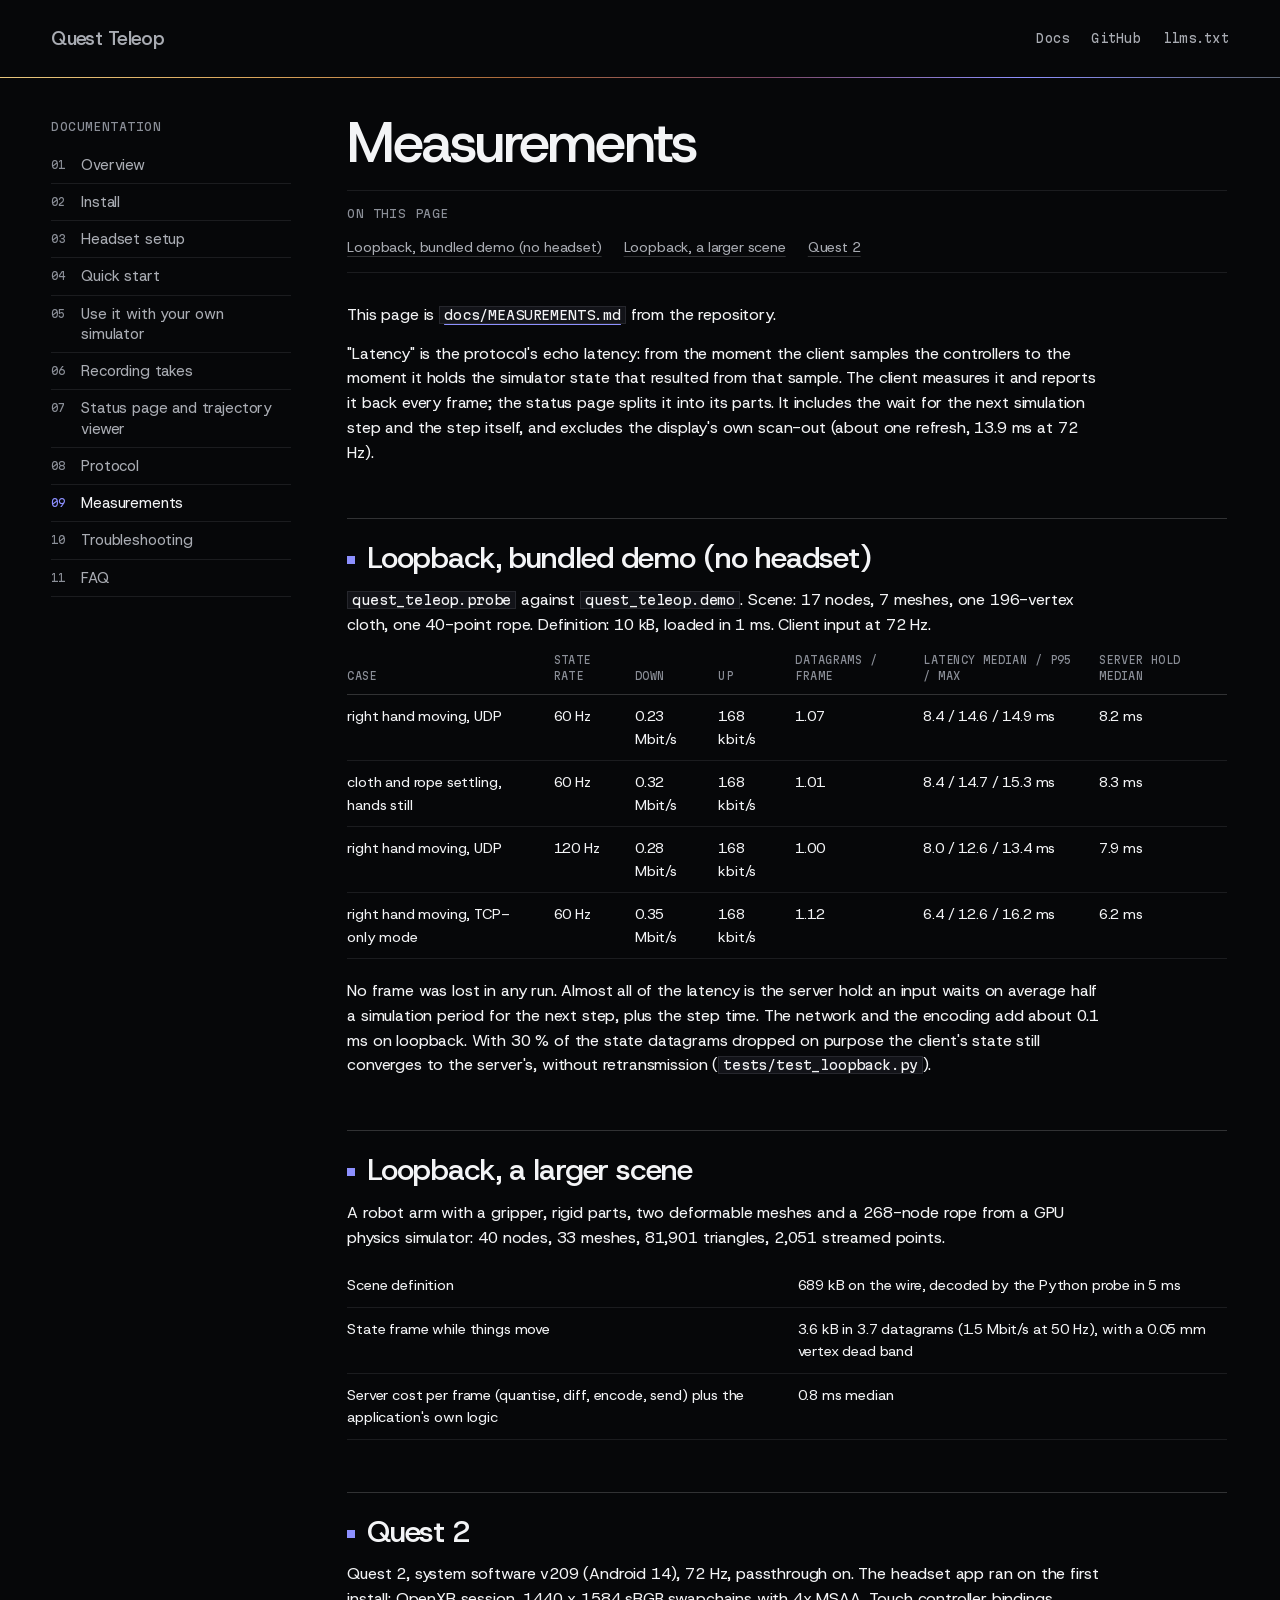
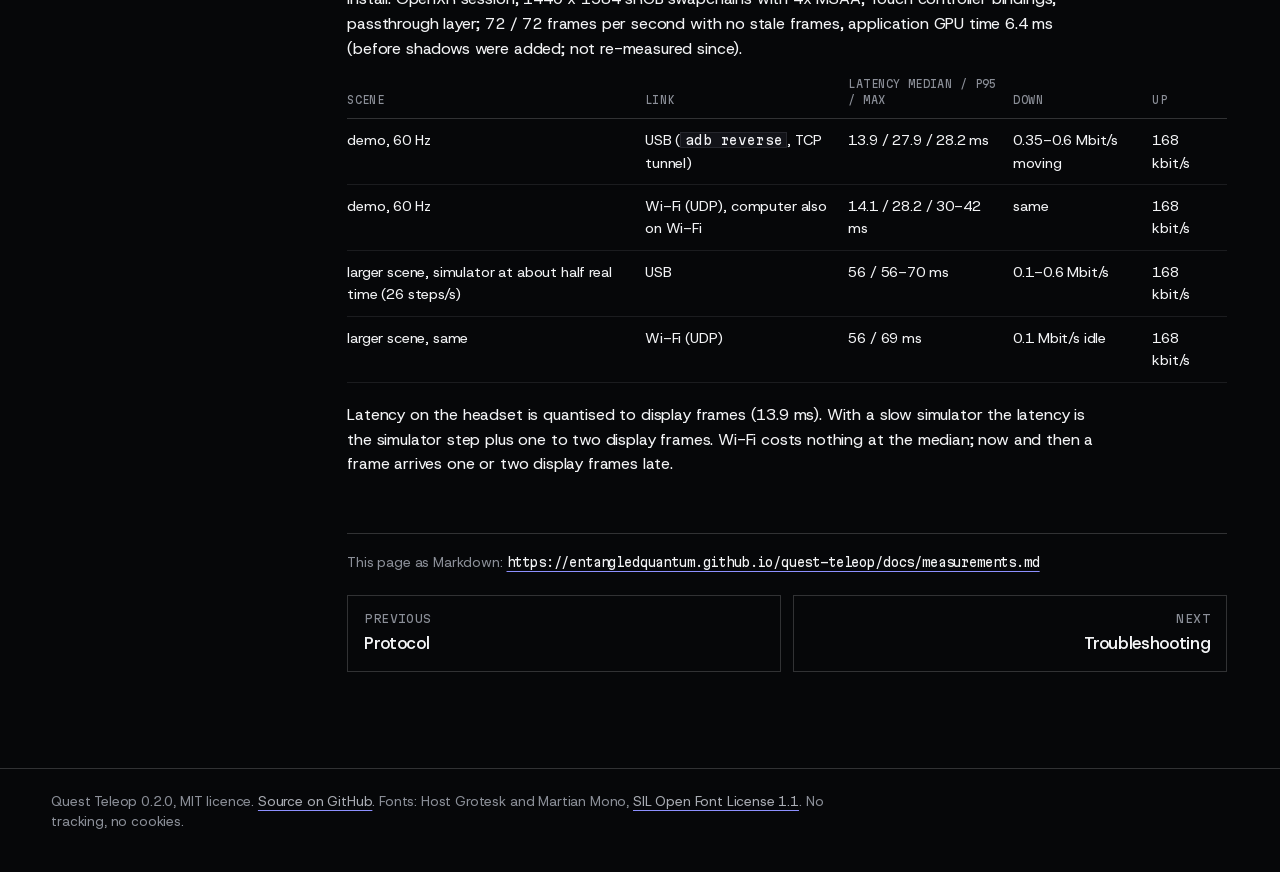
<file: site/docs/measurements.html>
<!doctype html>
<html lang="en">
<head>
<meta charset="utf-8">
<meta name="viewport" content="width=device-width, initial-scale=1">
<title>Measurements · Quest Teleop docs</title>
<meta name="description" content="Latency and bandwidth on loopback and on a Quest 2, over USB and Wi-Fi.">
<link rel="canonical" href="https://entangledquantum.github.io/quest-teleop/docs/measurements.html">
<link rel="alternate" type="text/markdown" href="measurements.md" title="This page as Markdown">
<link rel="help" href="../llms.txt" type="text/plain" title="llms.txt">
<link rel="icon" href="data:image/svg+xml,%3Csvg xmlns='http://www.w3.org/2000/svg' viewBox='0 0 16 16'%3E%3Crect width='16' height='16' fill='%23060709'/%3E%3Crect x='4' y='4' width='8' height='8' fill='%238d90ff'/%3E%3C/svg%3E">
<link rel="stylesheet" href="../assets/site.css">
</head>
<body class="docs">
<a class="skip" href="#main">Skip to content</a>
<header class="topbar">
  <a class="brand" href="../index.html">Quest Teleop</a>
  <nav aria-label="Site">
    <ul>
      <li><a href="index.html">Docs</a></li>
      <li><a href="https://github.com/EntangledQuantum/quest-teleop">GitHub</a></li>
      <li><a href="../llms.txt">llms.txt</a></li>
    </ul>
  </nav>
</header>
<div class="edge" role="presentation"></div>
<div class="docs-layout">
  <nav class="sidenav" aria-label="Documentation pages">
    <p class="label">Documentation</p>
    <ol>
      <li><a href="index.html">Overview</a></li>
      <li><a href="install.html">Install</a></li>
      <li><a href="quest-setup.html">Headset setup</a></li>
      <li><a href="quick-start.html">Quick start</a></li>
      <li><a href="library.html">Use it with your own simulator</a></li>
      <li><a href="recording.html">Recording takes</a></li>
      <li><a href="status-page.html">Status page and trajectory viewer</a></li>
      <li><a href="protocol.html">Protocol</a></li>
      <li><a href="measurements.html" aria-current="page">Measurements</a></li>
      <li><a href="troubleshooting.html">Troubleshooting</a></li>
      <li><a href="faq.html">FAQ</a></li>
    </ol>
  </nav>
  <main id="main">
    <article class="prose">
<h1 id="measurements">Measurements</h1><nav class="onpage" aria-label="On this page"><p class="label">On this page</p><ol><li><a href="#loopback-bundled-demo-no-headset">Loopback, bundled demo (no headset)</a></li><li><a href="#loopback-a-larger-scene">Loopback, a larger scene</a></li><li><a href="#quest-2">Quest 2</a></li></ol></nav>
<p>This page is <a href="https://github.com/EntangledQuantum/quest-teleop/blob/main/docs/MEASUREMENTS.md"><code>docs/MEASUREMENTS.md</code></a> from the repository.</p>
<p>"Latency" is the protocol's echo latency: from the moment the client samples the controllers to the moment it holds the simulator state that resulted from that sample. The client measures it and reports it back every frame; the status page splits it into its parts. It includes the wait for the next simulation step and the step itself, and excludes the display's own scan-out (about one refresh, 13.9 ms at 72 Hz).</p>
<h2 id="loopback-bundled-demo-no-headset">Loopback, bundled demo (no headset) <a class="anchor" href="#loopback-bundled-demo-no-headset" aria-label="Link to this section">#</a></h2>
<p><code>quest_teleop.probe</code> against <code>quest_teleop.demo</code>. Scene: 17 nodes, 7 meshes, one 196-vertex cloth, one 40-point rope. Definition: 10 kB, loaded in 1 ms. Client input at 72 Hz.</p>
<div class="table"><table><thead><tr><th scope="col">Case</th><th scope="col">State rate</th><th scope="col">Down</th><th scope="col">Up</th><th scope="col">Datagrams / frame</th><th scope="col">Latency median / p95 / max</th><th scope="col">Server hold median</th></tr></thead><tbody><tr><td>right hand moving, UDP</td><td>60 Hz</td><td>0.23 Mbit/s</td><td>168 kbit/s</td><td>1.07</td><td>8.4 / 14.6 / 14.9 ms</td><td>8.2 ms</td></tr><tr><td>cloth and rope settling, hands still</td><td>60 Hz</td><td>0.32 Mbit/s</td><td>168 kbit/s</td><td>1.01</td><td>8.4 / 14.7 / 15.3 ms</td><td>8.3 ms</td></tr><tr><td>right hand moving, UDP</td><td>120 Hz</td><td>0.28 Mbit/s</td><td>168 kbit/s</td><td>1.00</td><td>8.0 / 12.6 / 13.4 ms</td><td>7.9 ms</td></tr><tr><td>right hand moving, TCP-only mode</td><td>60 Hz</td><td>0.35 Mbit/s</td><td>168 kbit/s</td><td>1.12</td><td>6.4 / 12.6 / 16.2 ms</td><td>6.2 ms</td></tr></tbody></table></div>
<p>No frame was lost in any run. Almost all of the latency is the server hold: an input waits on average half a simulation period for the next step, plus the step time. The network and the encoding add about 0.1 ms on loopback. With 30 % of the state datagrams dropped on purpose the client's state still converges to the server's, without retransmission (<code>tests/test_loopback.py</code>).</p>
<h2 id="loopback-a-larger-scene">Loopback, a larger scene <a class="anchor" href="#loopback-a-larger-scene" aria-label="Link to this section">#</a></h2>
<p>A robot arm with a gripper, rigid parts, two deformable meshes and a 268-node rope from a GPU physics simulator: 40 nodes, 33 meshes, 81,901 triangles, 2,051 streamed points.</p>
<div class="table"><table><tbody><tr><th>Scene definition</th><td>689 kB on the wire, decoded by the Python probe in 5 ms</td></tr><tr><th>State frame while things move</th><td>3.6 kB in 3.7 datagrams (1.5 Mbit/s at 50 Hz), with a 0.05 mm vertex dead band</td></tr><tr><th>Server cost per frame (quantise, diff, encode, send) plus the application's own logic</th><td>0.8 ms median</td></tr></tbody></table></div>
<h2 id="quest-2">Quest 2 <a class="anchor" href="#quest-2" aria-label="Link to this section">#</a></h2>
<p>Quest 2, system software v209 (Android 14), 72 Hz, passthrough on. The headset app ran on the first install: OpenXR session, 1440 x 1584 sRGB swapchains with 4x MSAA, Touch controller bindings, passthrough layer; 72 / 72 frames per second with no stale frames, application GPU time 6.4 ms (before shadows were added; not re-measured since).</p>
<div class="table"><table><thead><tr><th scope="col">Scene</th><th scope="col">Link</th><th scope="col">Latency median / p95 / max</th><th scope="col">Down</th><th scope="col">Up</th></tr></thead><tbody><tr><td>demo, 60 Hz</td><td>USB (<code>adb reverse</code>, TCP tunnel)</td><td>13.9 / 27.9 / 28.2 ms</td><td>0.35-0.6 Mbit/s moving</td><td>168 kbit/s</td></tr><tr><td>demo, 60 Hz</td><td>Wi-Fi (UDP), computer also on Wi-Fi</td><td>14.1 / 28.2 / 30-42 ms</td><td>same</td><td>168 kbit/s</td></tr><tr><td>larger scene, simulator at about half real time (26 steps/s)</td><td>USB</td><td>56 / 56-70 ms</td><td>0.1-0.6 Mbit/s</td><td>168 kbit/s</td></tr><tr><td>larger scene, same</td><td>Wi-Fi (UDP)</td><td>56 / 69 ms</td><td>0.1 Mbit/s idle</td><td>168 kbit/s</td></tr></tbody></table></div>
<p>Latency on the headset is quantised to display frames (13.9 ms). With a slow simulator the latency is the simulator step plus one to two display frames. Wi-Fi costs nothing at the median; now and then a frame arrives one or two display frames late.</p>
    </article>
    <footer class="page-foot">
      <p class="md-link">This page as Markdown: <a href="measurements.md" type="text/markdown"><code>https://entangledquantum.github.io/quest-teleop/docs/measurements.md</code></a></p>
      <nav class="prev-next" aria-label="Previous and next page"><a class="pn prev" href="protocol.html"><span class="label">Previous</span>Protocol</a><a class="pn next" href="troubleshooting.html"><span class="label">Next</span>Troubleshooting</a></nav>
    </footer>
  </main>
</div>
<footer class="site-foot">
  <p>Quest Teleop 0.2.0, MIT licence. <a href="https://github.com/EntangledQuantum/quest-teleop">Source on GitHub</a>. Fonts: Host Grotesk and Martian Mono,
  <a href="../assets/fonts/OFL.txt">SIL Open Font License 1.1</a>. No tracking, no cookies.</p>
</footer>
</body>
</html>
</file>
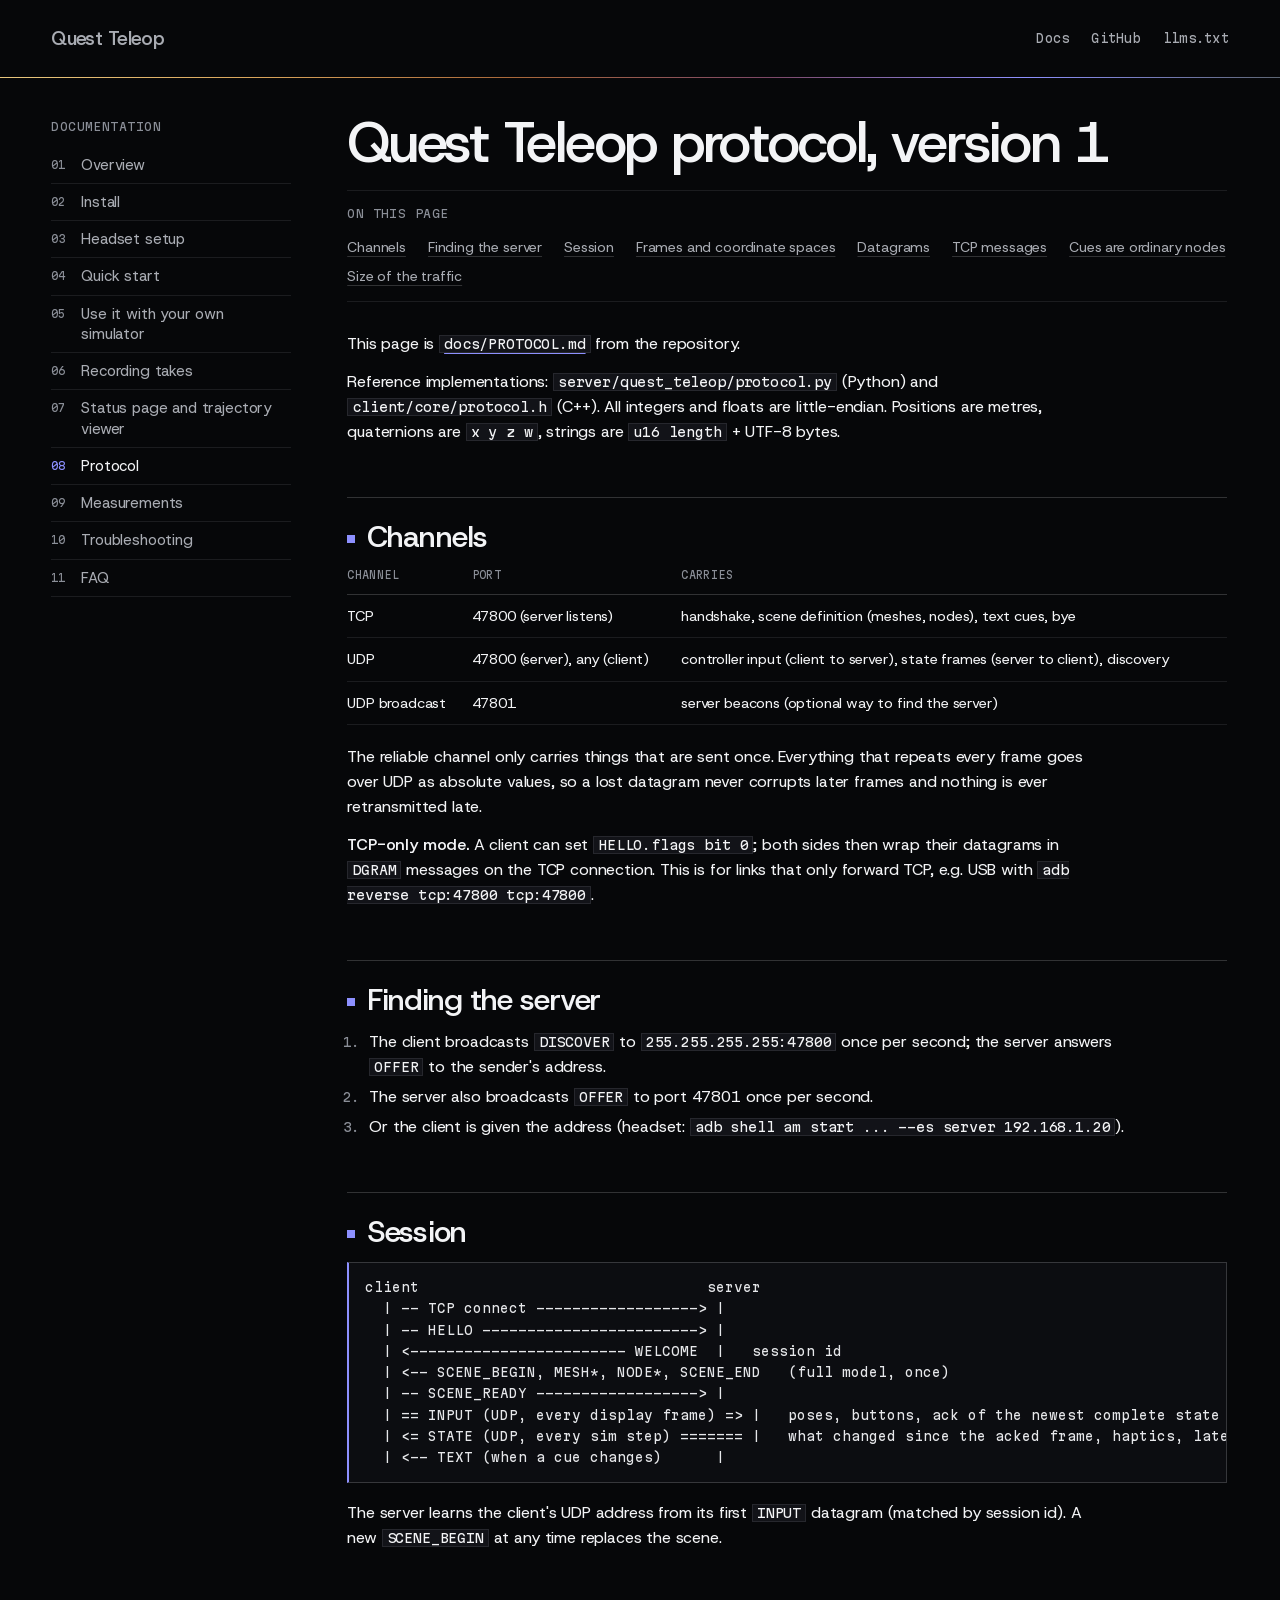
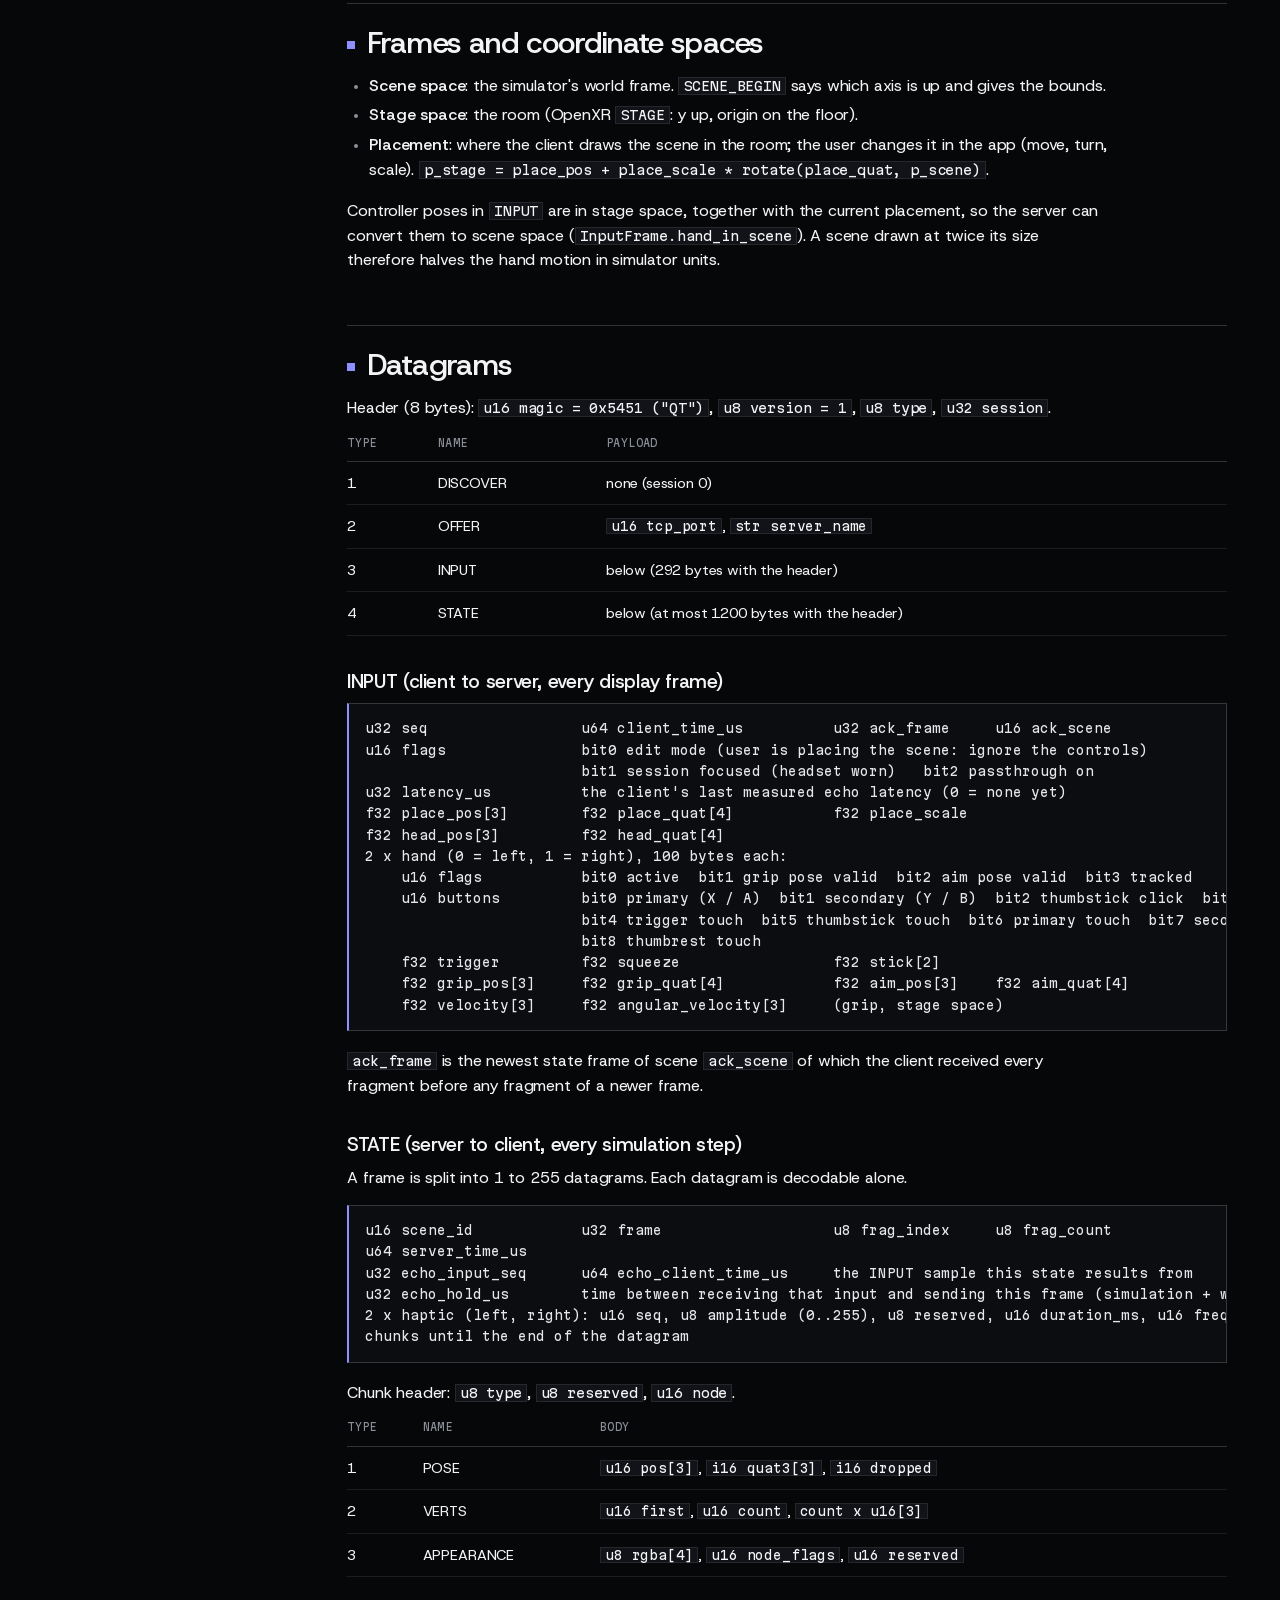
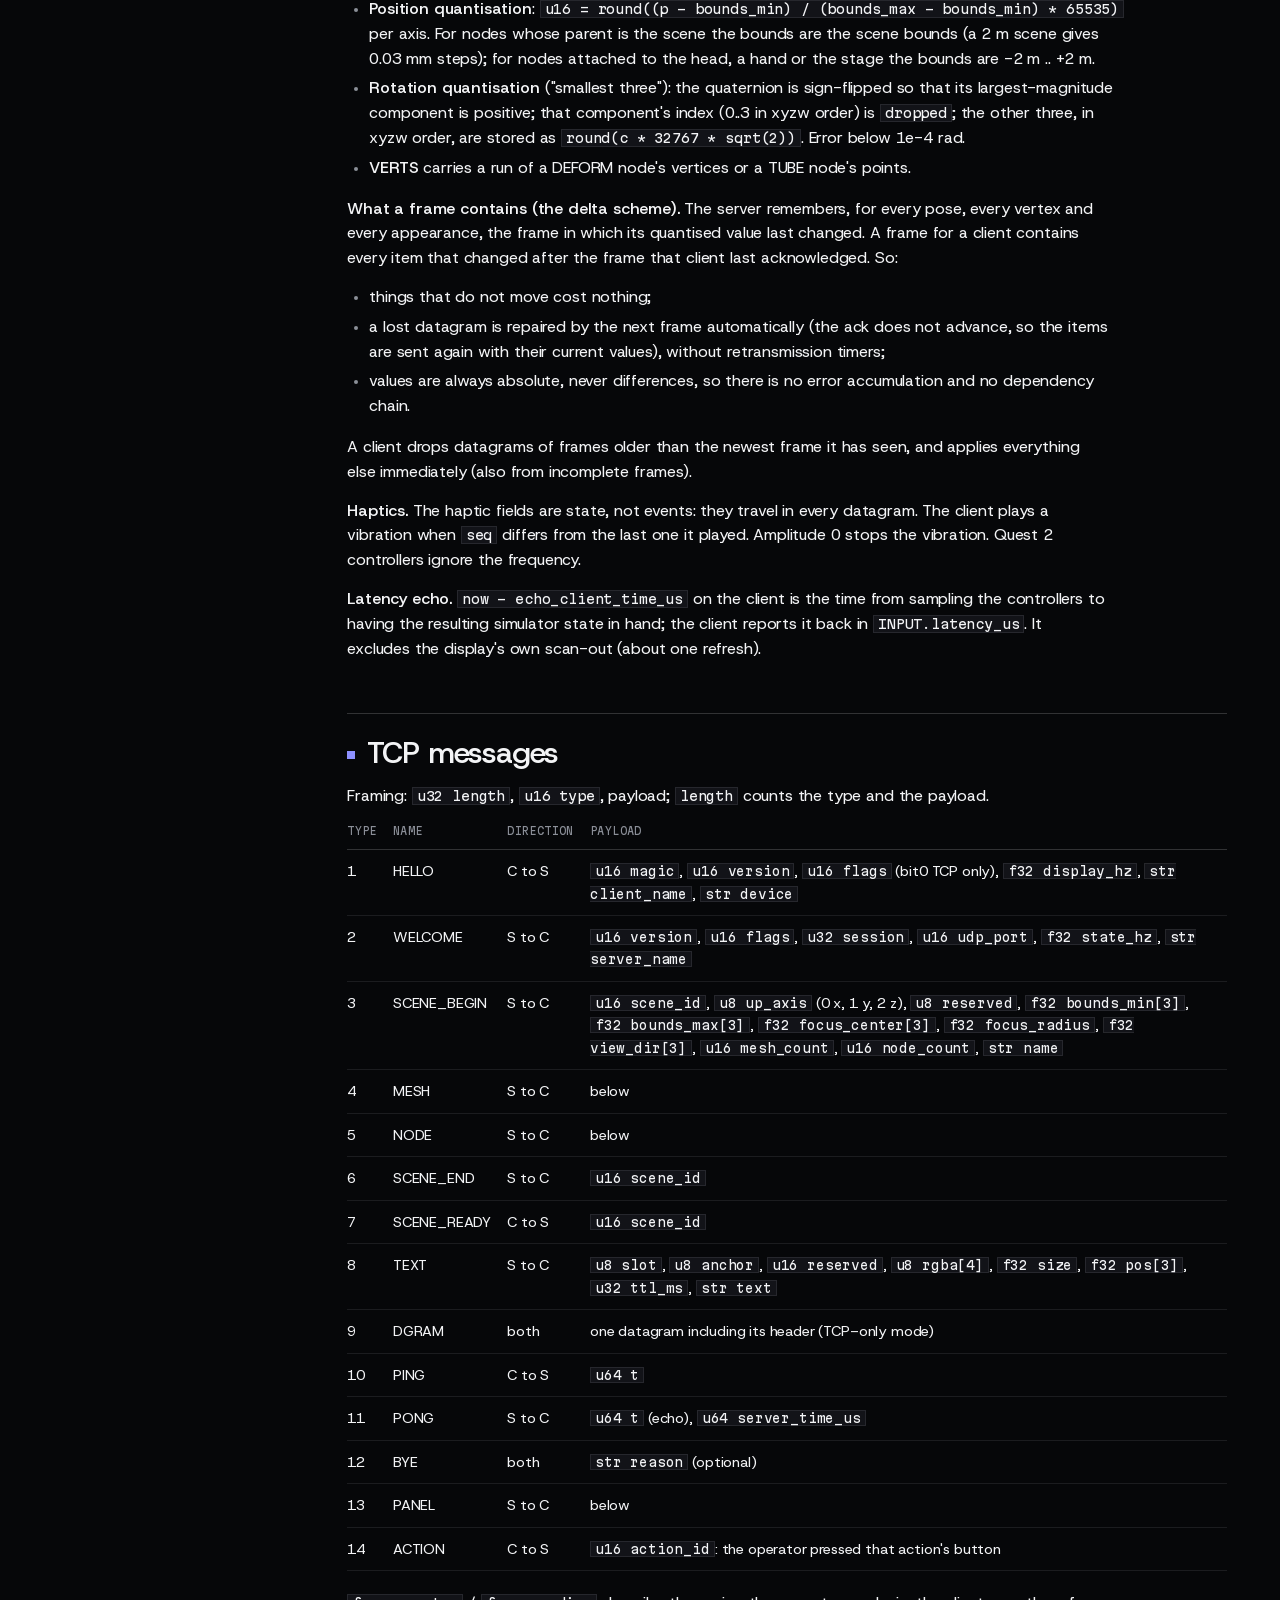
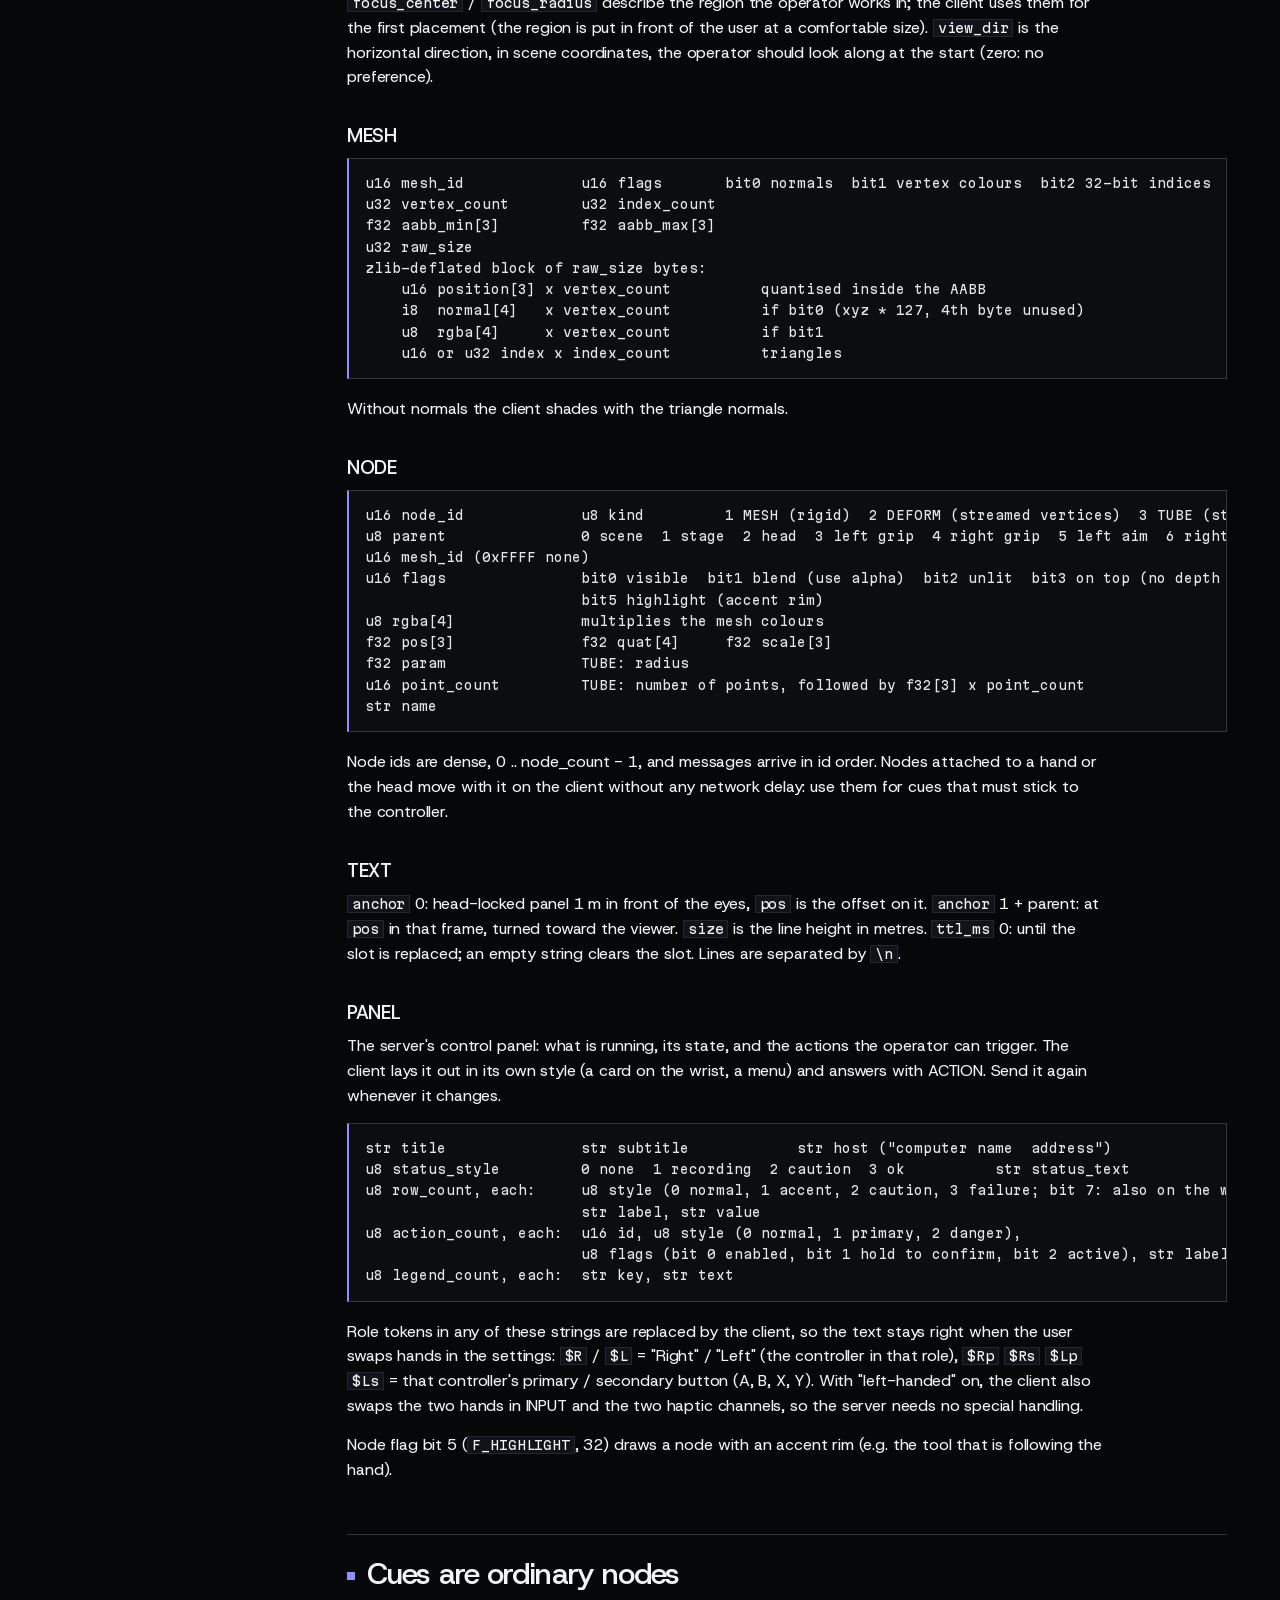
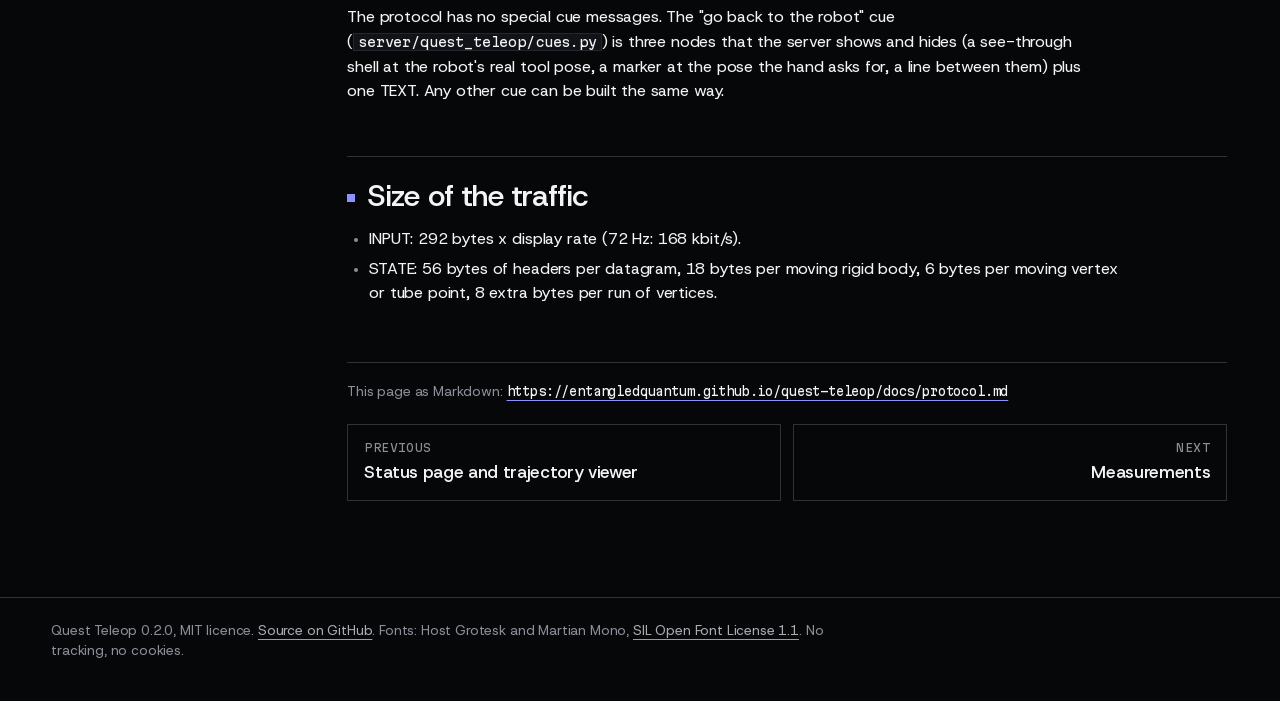
<file: site/docs/protocol.html>
<!doctype html>
<html lang="en">
<head>
<meta charset="utf-8">
<meta name="viewport" content="width=device-width, initial-scale=1">
<title>Quest Teleop protocol, version 1 · Quest Teleop docs</title>
<meta name="description" content="The wire format, version 1: TCP and UDP channels, discovery, session, datagrams, state delta scheme, TCP messages, panel.">
<link rel="canonical" href="https://entangledquantum.github.io/quest-teleop/docs/protocol.html">
<link rel="alternate" type="text/markdown" href="protocol.md" title="This page as Markdown">
<link rel="help" href="../llms.txt" type="text/plain" title="llms.txt">
<link rel="icon" href="data:image/svg+xml,%3Csvg xmlns='http://www.w3.org/2000/svg' viewBox='0 0 16 16'%3E%3Crect width='16' height='16' fill='%23060709'/%3E%3Crect x='4' y='4' width='8' height='8' fill='%238d90ff'/%3E%3C/svg%3E">
<link rel="stylesheet" href="../assets/site.css">
</head>
<body class="docs">
<a class="skip" href="#main">Skip to content</a>
<header class="topbar">
  <a class="brand" href="../index.html">Quest Teleop</a>
  <nav aria-label="Site">
    <ul>
      <li><a href="index.html">Docs</a></li>
      <li><a href="https://github.com/EntangledQuantum/quest-teleop">GitHub</a></li>
      <li><a href="../llms.txt">llms.txt</a></li>
    </ul>
  </nav>
</header>
<div class="edge" role="presentation"></div>
<div class="docs-layout">
  <nav class="sidenav" aria-label="Documentation pages">
    <p class="label">Documentation</p>
    <ol>
      <li><a href="index.html">Overview</a></li>
      <li><a href="install.html">Install</a></li>
      <li><a href="quest-setup.html">Headset setup</a></li>
      <li><a href="quick-start.html">Quick start</a></li>
      <li><a href="library.html">Use it with your own simulator</a></li>
      <li><a href="recording.html">Recording takes</a></li>
      <li><a href="status-page.html">Status page and trajectory viewer</a></li>
      <li><a href="protocol.html" aria-current="page">Protocol</a></li>
      <li><a href="measurements.html">Measurements</a></li>
      <li><a href="troubleshooting.html">Troubleshooting</a></li>
      <li><a href="faq.html">FAQ</a></li>
    </ol>
  </nav>
  <main id="main">
    <article class="prose">
<h1 id="quest-teleop-protocol-version-1">Quest Teleop protocol, version 1</h1><nav class="onpage" aria-label="On this page"><p class="label">On this page</p><ol><li><a href="#channels">Channels</a></li><li><a href="#finding-the-server">Finding the server</a></li><li><a href="#session">Session</a></li><li><a href="#frames-and-coordinate-spaces">Frames and coordinate spaces</a></li><li><a href="#datagrams">Datagrams</a></li><li><a href="#tcp-messages">TCP messages</a></li><li><a href="#cues-are-ordinary-nodes">Cues are ordinary nodes</a></li><li><a href="#size-of-the-traffic">Size of the traffic</a></li></ol></nav>
<p>This page is <a href="https://github.com/EntangledQuantum/quest-teleop/blob/main/docs/PROTOCOL.md"><code>docs/PROTOCOL.md</code></a> from the repository.</p>
<p>Reference implementations: <code>server/quest_teleop/protocol.py</code> (Python) and <code>client/core/protocol.h</code> (C++). All integers and floats are little-endian. Positions are metres, quaternions are <code>x y z w</code>, strings are <code>u16 length</code> + UTF-8 bytes.</p>
<h2 id="channels">Channels <a class="anchor" href="#channels" aria-label="Link to this section">#</a></h2>
<div class="table"><table><thead><tr><th scope="col">Channel</th><th scope="col">Port</th><th scope="col">Carries</th></tr></thead><tbody><tr><td>TCP</td><td>47800 (server listens)</td><td>handshake, scene definition (meshes, nodes), text cues, bye</td></tr><tr><td>UDP</td><td>47800 (server), any (client)</td><td>controller input (client to server), state frames (server to client), discovery</td></tr><tr><td>UDP broadcast</td><td>47801</td><td>server beacons (optional way to find the server)</td></tr></tbody></table></div>
<p>The reliable channel only carries things that are sent once. Everything that repeats every frame goes over UDP as absolute values, so a lost datagram never corrupts later frames and nothing is ever retransmitted late.</p>
<p><strong>TCP-only mode.</strong> A client can set <code>HELLO.flags bit 0</code>; both sides then wrap their datagrams in <code>DGRAM</code> messages on the TCP connection. This is for links that only forward TCP, e.g. USB with <code>adb reverse tcp:47800 tcp:47800</code>.</p>
<h2 id="finding-the-server">Finding the server <a class="anchor" href="#finding-the-server" aria-label="Link to this section">#</a></h2>
<ol><li>The client broadcasts <code>DISCOVER</code> to <code>255.255.255.255:47800</code> once per second; the server answers <code>OFFER</code> to the sender's address.</li><li>The server also broadcasts <code>OFFER</code> to port 47801 once per second.</li><li>Or the client is given the address (headset: <code>adb shell am start ... --es server 192.168.1.20</code>).</li></ol>
<h2 id="session">Session <a class="anchor" href="#session" aria-label="Link to this section">#</a></h2>
<div class="code"><pre tabindex="0" aria-label="text code"><code>client                                server
  | -- TCP connect ------------------&gt; |
  | -- HELLO ------------------------&gt; |
  | &lt;------------------------ WELCOME  |   session id
  | &lt;-- SCENE_BEGIN, MESH*, NODE*, SCENE_END   (full model, once)
  | -- SCENE_READY ------------------&gt; |
  | == INPUT (UDP, every display frame) =&gt; |   poses, buttons, ack of the newest complete state frame
  | &lt;= STATE (UDP, every sim step) ======= |   what changed since the acked frame, haptics, latency echo
  | &lt;-- TEXT (when a cue changes)      |</code></pre></div>
<p>The server learns the client's UDP address from its first <code>INPUT</code> datagram (matched by session id). A new <code>SCENE_BEGIN</code> at any time replaces the scene.</p>
<h2 id="frames-and-coordinate-spaces">Frames and coordinate spaces <a class="anchor" href="#frames-and-coordinate-spaces" aria-label="Link to this section">#</a></h2>
<ul><li><strong>Scene space</strong>: the simulator's world frame. <code>SCENE_BEGIN</code> says which axis is up and gives the bounds.</li><li><strong>Stage space</strong>: the room (OpenXR <code>STAGE</code>: y up, origin on the floor).</li><li><strong>Placement</strong>: where the client draws the scene in the room; the user changes it in the app (move, turn, scale). <code>p_stage = place_pos + place_scale * rotate(place_quat, p_scene)</code>.</li></ul>
<p>Controller poses in <code>INPUT</code> are in stage space, together with the current placement, so the server can convert them to scene space (<code>InputFrame.hand_in_scene</code>). A scene drawn at twice its size therefore halves the hand motion in simulator units.</p>
<h2 id="datagrams">Datagrams <a class="anchor" href="#datagrams" aria-label="Link to this section">#</a></h2>
<p>Header (8 bytes): <code>u16 magic = 0x5451 ("QT")</code>, <code>u8 version = 1</code>, <code>u8 type</code>, <code>u32 session</code>.</p>
<div class="table"><table><thead><tr><th scope="col">Type</th><th scope="col">Name</th><th scope="col">Payload</th></tr></thead><tbody><tr><td>1</td><td>DISCOVER</td><td>none (session 0)</td></tr><tr><td>2</td><td>OFFER</td><td><code>u16 tcp_port</code>, <code>str server_name</code></td></tr><tr><td>3</td><td>INPUT</td><td>below (292 bytes with the header)</td></tr><tr><td>4</td><td>STATE</td><td>below (at most 1200 bytes with the header)</td></tr></tbody></table></div>
<h3 id="input-client-to-server-every-display-frame">INPUT (client to server, every display frame) <a class="anchor" href="#input-client-to-server-every-display-frame" aria-label="Link to this section">#</a></h3>
<div class="code"><pre tabindex="0" aria-label="text code"><code>u32 seq                 u64 client_time_us          u32 ack_frame     u16 ack_scene
u16 flags               bit0 edit mode (user is placing the scene: ignore the controls)
                        bit1 session focused (headset worn)   bit2 passthrough on
u32 latency_us          the client's last measured echo latency (0 = none yet)
f32 place_pos[3]        f32 place_quat[4]           f32 place_scale
f32 head_pos[3]         f32 head_quat[4]
2 x hand (0 = left, 1 = right), 100 bytes each:
    u16 flags           bit0 active  bit1 grip pose valid  bit2 aim pose valid  bit3 tracked
    u16 buttons         bit0 primary (X / A)  bit1 secondary (Y / B)  bit2 thumbstick click  bit3 menu
                        bit4 trigger touch  bit5 thumbstick touch  bit6 primary touch  bit7 secondary touch
                        bit8 thumbrest touch
    f32 trigger         f32 squeeze                 f32 stick[2]
    f32 grip_pos[3]     f32 grip_quat[4]            f32 aim_pos[3]    f32 aim_quat[4]
    f32 velocity[3]     f32 angular_velocity[3]     (grip, stage space)</code></pre></div>
<p><code>ack_frame</code> is the newest state frame of scene <code>ack_scene</code> of which the client received every fragment before any fragment of a newer frame.</p>
<h3 id="state-server-to-client-every-simulation-step">STATE (server to client, every simulation step) <a class="anchor" href="#state-server-to-client-every-simulation-step" aria-label="Link to this section">#</a></h3>
<p>A frame is split into 1 to 255 datagrams. Each datagram is decodable alone.</p>
<div class="code"><pre tabindex="0" aria-label="text code"><code>u16 scene_id            u32 frame                   u8 frag_index     u8 frag_count
u64 server_time_us
u32 echo_input_seq      u64 echo_client_time_us     the INPUT sample this state results from
u32 echo_hold_us        time between receiving that input and sending this frame (simulation + wait)
2 x haptic (left, right): u16 seq, u8 amplitude (0..255), u8 reserved, u16 duration_ms, u16 frequency_hz
chunks until the end of the datagram</code></pre></div>
<p>Chunk header: <code>u8 type</code>, <code>u8 reserved</code>, <code>u16 node</code>.</p>
<div class="table"><table><thead><tr><th scope="col">Type</th><th scope="col">Name</th><th scope="col">Body</th></tr></thead><tbody><tr><td>1</td><td>POSE</td><td><code>u16 pos[3]</code>, <code>i16 quat3[3]</code>, <code>i16 dropped</code></td></tr><tr><td>2</td><td>VERTS</td><td><code>u16 first</code>, <code>u16 count</code>, <code>count x u16[3]</code></td></tr><tr><td>3</td><td>APPEARANCE</td><td><code>u8 rgba[4]</code>, <code>u16 node_flags</code>, <code>u16 reserved</code></td></tr></tbody></table></div>
<ul><li><strong>Position quantisation</strong>: <code>u16 = round((p - bounds_min) / (bounds_max - bounds_min) * 65535)</code> per axis. For nodes whose parent is the scene the bounds are the scene bounds (a 2 m scene gives 0.03 mm steps); for nodes attached to the head, a hand or the stage the bounds are -2 m .. +2 m.</li><li><strong>Rotation quantisation</strong> ("smallest three"): the quaternion is sign-flipped so that its largest-magnitude component is positive; that component's index (0..3 in xyzw order) is <code>dropped</code>; the other three, in xyzw order, are stored as <code>round(c * 32767 * sqrt(2))</code>. Error below 1e-4 rad.</li><li><strong>VERTS</strong> carries a run of a DEFORM node's vertices or a TUBE node's points.</li></ul>
<p><strong>What a frame contains (the delta scheme).</strong> The server remembers, for every pose, every vertex and every appearance, the frame in which its quantised value last changed. A frame for a client contains every item that changed after the frame that client last acknowledged. So:</p>
<ul><li>things that do not move cost nothing;</li><li>a lost datagram is repaired by the next frame automatically (the ack does not advance, so the items are sent again with their current values), without retransmission timers;</li><li>values are always absolute, never differences, so there is no error accumulation and no dependency chain.</li></ul>
<p>A client drops datagrams of frames older than the newest frame it has seen, and applies everything else immediately (also from incomplete frames).</p>
<p><strong>Haptics.</strong> The haptic fields are state, not events: they travel in every datagram. The client plays a vibration when <code>seq</code> differs from the last one it played. Amplitude 0 stops the vibration. Quest 2 controllers ignore the frequency.</p>
<p><strong>Latency echo.</strong> <code>now - echo_client_time_us</code> on the client is the time from sampling the controllers to having the resulting simulator state in hand; the client reports it back in <code>INPUT.latency_us</code>. It excludes the display's own scan-out (about one refresh).</p>
<h2 id="tcp-messages">TCP messages <a class="anchor" href="#tcp-messages" aria-label="Link to this section">#</a></h2>
<p>Framing: <code>u32 length</code>, <code>u16 type</code>, payload; <code>length</code> counts the type and the payload.</p>
<div class="table"><table><thead><tr><th scope="col">Type</th><th scope="col">Name</th><th scope="col">Direction</th><th scope="col">Payload</th></tr></thead><tbody><tr><td>1</td><td>HELLO</td><td>C to S</td><td><code>u16 magic</code>, <code>u16 version</code>, <code>u16 flags</code> (bit0 TCP only), <code>f32 display_hz</code>, <code>str client_name</code>, <code>str device</code></td></tr><tr><td>2</td><td>WELCOME</td><td>S to C</td><td><code>u16 version</code>, <code>u16 flags</code>, <code>u32 session</code>, <code>u16 udp_port</code>, <code>f32 state_hz</code>, <code>str server_name</code></td></tr><tr><td>3</td><td>SCENE_BEGIN</td><td>S to C</td><td><code>u16 scene_id</code>, <code>u8 up_axis</code> (0 x, 1 y, 2 z), <code>u8 reserved</code>, <code>f32 bounds_min[3]</code>, <code>f32 bounds_max[3]</code>, <code>f32 focus_center[3]</code>, <code>f32 focus_radius</code>, <code>f32 view_dir[3]</code>, <code>u16 mesh_count</code>, <code>u16 node_count</code>, <code>str name</code></td></tr><tr><td>4</td><td>MESH</td><td>S to C</td><td>below</td></tr><tr><td>5</td><td>NODE</td><td>S to C</td><td>below</td></tr><tr><td>6</td><td>SCENE_END</td><td>S to C</td><td><code>u16 scene_id</code></td></tr><tr><td>7</td><td>SCENE_READY</td><td>C to S</td><td><code>u16 scene_id</code></td></tr><tr><td>8</td><td>TEXT</td><td>S to C</td><td><code>u8 slot</code>, <code>u8 anchor</code>, <code>u16 reserved</code>, <code>u8 rgba[4]</code>, <code>f32 size</code>, <code>f32 pos[3]</code>, <code>u32 ttl_ms</code>, <code>str text</code></td></tr><tr><td>9</td><td>DGRAM</td><td>both</td><td>one datagram including its header (TCP-only mode)</td></tr><tr><td>10</td><td>PING</td><td>C to S</td><td><code>u64 t</code></td></tr><tr><td>11</td><td>PONG</td><td>S to C</td><td><code>u64 t</code> (echo), <code>u64 server_time_us</code></td></tr><tr><td>12</td><td>BYE</td><td>both</td><td><code>str reason</code> (optional)</td></tr><tr><td>13</td><td>PANEL</td><td>S to C</td><td>below</td></tr><tr><td>14</td><td>ACTION</td><td>C to S</td><td><code>u16 action_id</code>: the operator pressed that action's button</td></tr></tbody></table></div>
<p><code>focus_center</code> / <code>focus_radius</code> describe the region the operator works in; the client uses them for the first placement (the region is put in front of the user at a comfortable size). <code>view_dir</code> is the horizontal direction, in scene coordinates, the operator should look along at the start (zero: no preference).</p>
<h3 id="mesh">MESH <a class="anchor" href="#mesh" aria-label="Link to this section">#</a></h3>
<div class="code"><pre tabindex="0" aria-label="text code"><code>u16 mesh_id             u16 flags       bit0 normals  bit1 vertex colours  bit2 32-bit indices  bit3 double sided
u32 vertex_count        u32 index_count
f32 aabb_min[3]         f32 aabb_max[3]
u32 raw_size
zlib-deflated block of raw_size bytes:
    u16 position[3] x vertex_count          quantised inside the AABB
    i8  normal[4]   x vertex_count          if bit0 (xyz * 127, 4th byte unused)
    u8  rgba[4]     x vertex_count          if bit1
    u16 or u32 index x index_count          triangles</code></pre></div>
<p>Without normals the client shades with the triangle normals.</p>
<h3 id="node">NODE <a class="anchor" href="#node" aria-label="Link to this section">#</a></h3>
<div class="code"><pre tabindex="0" aria-label="text code"><code>u16 node_id             u8 kind         1 MESH (rigid)  2 DEFORM (streamed vertices)  3 TUBE (streamed polyline)
u8 parent               0 scene  1 stage  2 head  3 left grip  4 right grip  5 left aim  6 right aim
u16 mesh_id (0xFFFF none)
u16 flags               bit0 visible  bit1 blend (use alpha)  bit2 unlit  bit3 on top (no depth test)  bit4 flat
                        bit5 highlight (accent rim)
u8 rgba[4]              multiplies the mesh colours
f32 pos[3]              f32 quat[4]     f32 scale[3]
f32 param               TUBE: radius
u16 point_count         TUBE: number of points, followed by f32[3] x point_count
str name</code></pre></div>
<p>Node ids are dense, 0 .. node_count - 1, and messages arrive in id order. Nodes attached to a hand or the head move with it on the client without any network delay: use them for cues that must stick to the controller.</p>
<h3 id="text">TEXT <a class="anchor" href="#text" aria-label="Link to this section">#</a></h3>
<p><code>anchor</code> 0: head-locked panel 1 m in front of the eyes, <code>pos</code> is the offset on it. <code>anchor</code> 1 + parent: at <code>pos</code> in that frame, turned toward the viewer. <code>size</code> is the line height in metres. <code>ttl_ms</code> 0: until the slot is replaced; an empty string clears the slot. Lines are separated by <code>\n</code>.</p>
<h3 id="panel">PANEL <a class="anchor" href="#panel" aria-label="Link to this section">#</a></h3>
<p>The server's control panel: what is running, its state, and the actions the operator can trigger. The client lays it out in its own style (a card on the wrist, a menu) and answers with ACTION. Send it again whenever it changes.</p>
<div class="code"><pre tabindex="0" aria-label="text code"><code>str title               str subtitle            str host ("computer name  address")
u8 status_style         0 none  1 recording  2 caution  3 ok          str status_text
u8 row_count, each:     u8 style (0 normal, 1 accent, 2 caution, 3 failure; bit 7: also on the wrist card),
                        str label, str value
u8 action_count, each:  u16 id, u8 style (0 normal, 1 primary, 2 danger),
                        u8 flags (bit 0 enabled, bit 1 hold to confirm, bit 2 active), str label, str hint
u8 legend_count, each:  str key, str text</code></pre></div>
<p>Role tokens in any of these strings are replaced by the client, so the text stays right when the user swaps hands in the settings: <code>$R</code> / <code>$L</code> = "Right" / "Left" (the controller in that role), <code>$Rp</code> <code>$Rs</code> <code>$Lp</code> <code>$Ls</code> = that controller's primary / secondary button (A, B, X, Y). With "left-handed" on, the client also swaps the two hands in INPUT and the two haptic channels, so the server needs no special handling.</p>
<p>Node flag bit 5 (<code>F_HIGHLIGHT</code>, 32) draws a node with an accent rim (e.g. the tool that is following the hand).</p>
<h2 id="cues-are-ordinary-nodes">Cues are ordinary nodes <a class="anchor" href="#cues-are-ordinary-nodes" aria-label="Link to this section">#</a></h2>
<p>The protocol has no special cue messages. The "go back to the robot" cue (<code>server/quest_teleop/cues.py</code>) is three nodes that the server shows and hides (a see-through shell at the robot's real tool pose, a marker at the pose the hand asks for, a line between them) plus one TEXT. Any other cue can be built the same way.</p>
<h2 id="size-of-the-traffic">Size of the traffic <a class="anchor" href="#size-of-the-traffic" aria-label="Link to this section">#</a></h2>
<ul><li>INPUT: 292 bytes x display rate (72 Hz: 168 kbit/s).</li><li>STATE: 56 bytes of headers per datagram, 18 bytes per moving rigid body, 6 bytes per moving vertex or tube point, 8 extra bytes per run of vertices.</li></ul>
    </article>
    <footer class="page-foot">
      <p class="md-link">This page as Markdown: <a href="protocol.md" type="text/markdown"><code>https://entangledquantum.github.io/quest-teleop/docs/protocol.md</code></a></p>
      <nav class="prev-next" aria-label="Previous and next page"><a class="pn prev" href="status-page.html"><span class="label">Previous</span>Status page and trajectory viewer</a><a class="pn next" href="measurements.html"><span class="label">Next</span>Measurements</a></nav>
    </footer>
  </main>
</div>
<footer class="site-foot">
  <p>Quest Teleop 0.2.0, MIT licence. <a href="https://github.com/EntangledQuantum/quest-teleop">Source on GitHub</a>. Fonts: Host Grotesk and Martian Mono,
  <a href="../assets/fonts/OFL.txt">SIL Open Font License 1.1</a>. No tracking, no cookies.</p>
</footer>
</body>
</html>
</file>
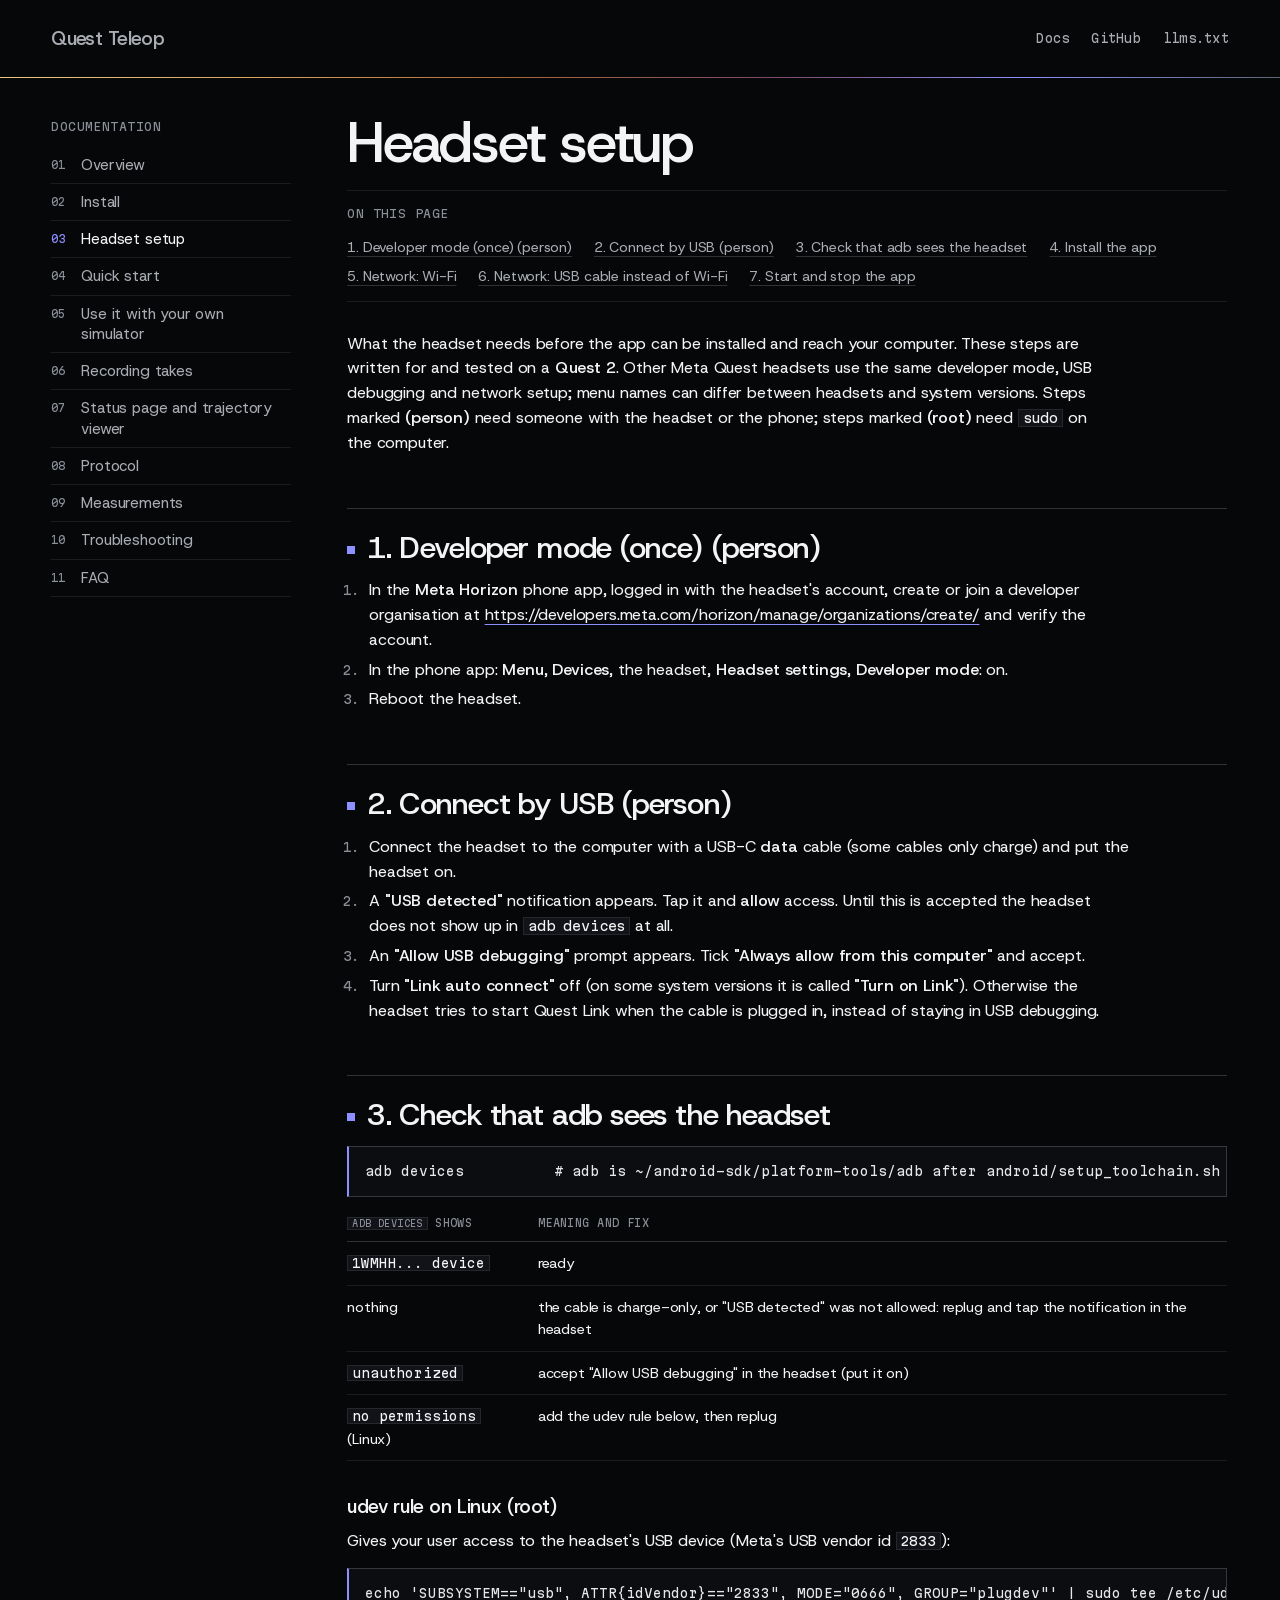
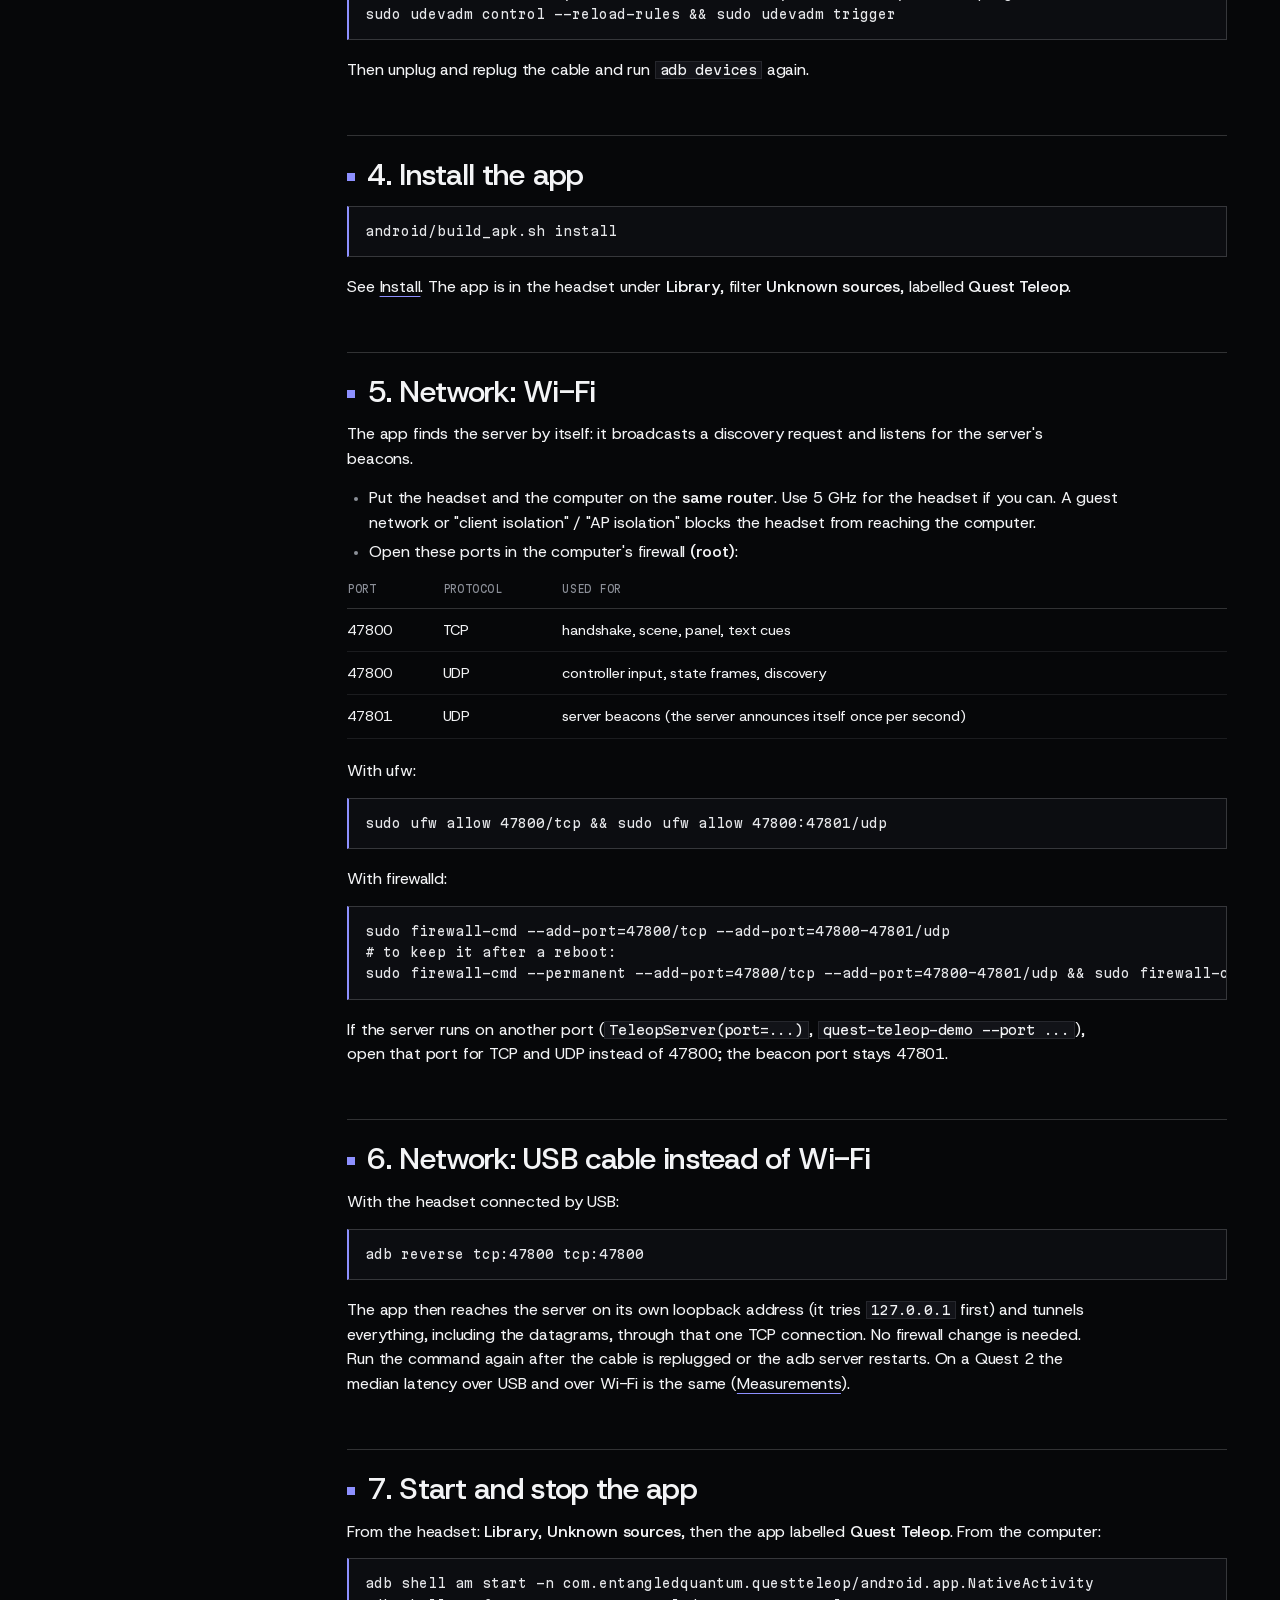
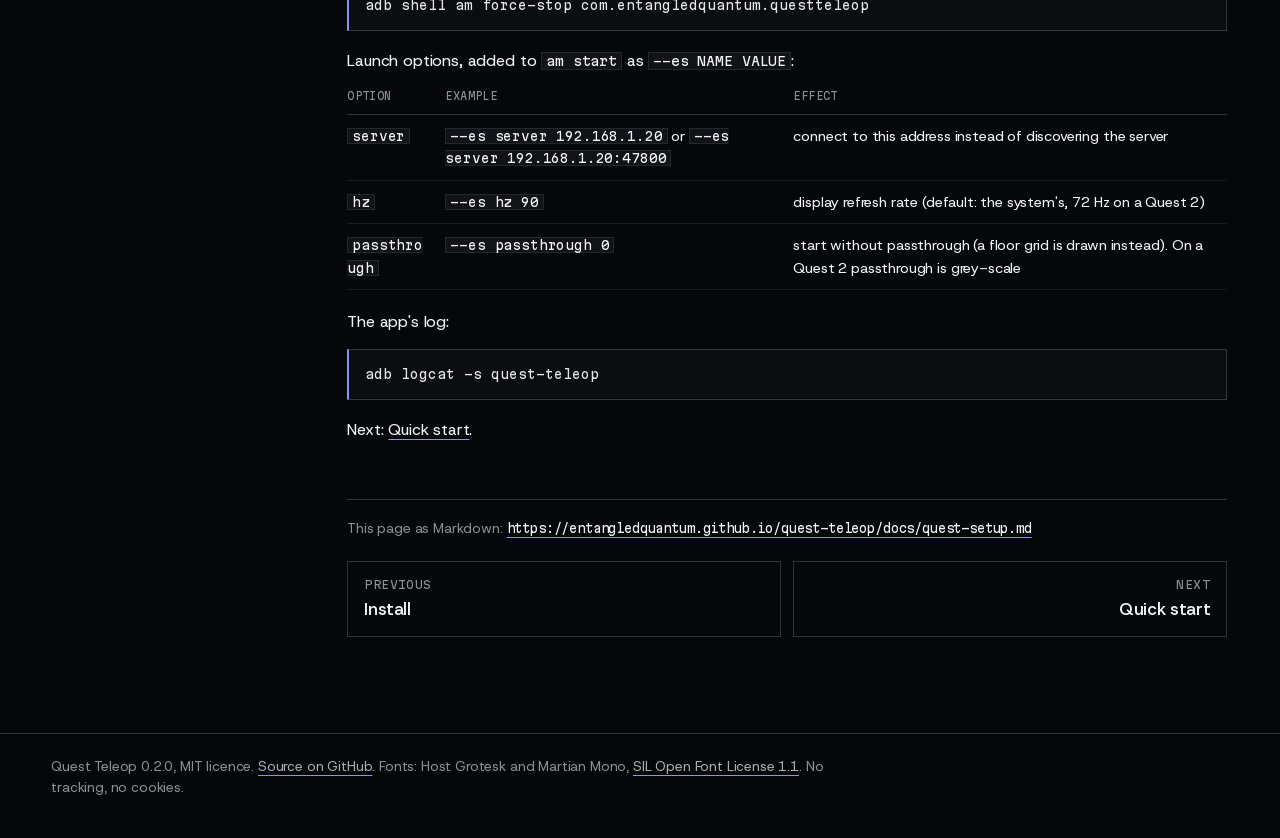
<file: site/docs/quest-setup.html>
<!doctype html>
<html lang="en">
<head>
<meta charset="utf-8">
<meta name="viewport" content="width=device-width, initial-scale=1">
<title>Headset setup · Quest Teleop docs</title>
<meta name="description" content="Written for and tested on a Quest 2: developer mode, the USB detected / allow USB debugging prompts, Link auto connect off, the udev rule on Linux, firewall ports TCP 47800 and UDP 47800-47801, USB link with adb reverse, launch options.">
<link rel="canonical" href="https://entangledquantum.github.io/quest-teleop/docs/quest-setup.html">
<link rel="alternate" type="text/markdown" href="quest-setup.md" title="This page as Markdown">
<link rel="help" href="../llms.txt" type="text/plain" title="llms.txt">
<link rel="icon" href="data:image/svg+xml,%3Csvg xmlns='http://www.w3.org/2000/svg' viewBox='0 0 16 16'%3E%3Crect width='16' height='16' fill='%23060709'/%3E%3Crect x='4' y='4' width='8' height='8' fill='%238d90ff'/%3E%3C/svg%3E">
<link rel="stylesheet" href="../assets/site.css">
</head>
<body class="docs">
<a class="skip" href="#main">Skip to content</a>
<header class="topbar">
  <a class="brand" href="../index.html">Quest Teleop</a>
  <nav aria-label="Site">
    <ul>
      <li><a href="index.html">Docs</a></li>
      <li><a href="https://github.com/EntangledQuantum/quest-teleop">GitHub</a></li>
      <li><a href="../llms.txt">llms.txt</a></li>
    </ul>
  </nav>
</header>
<div class="edge" role="presentation"></div>
<div class="docs-layout">
  <nav class="sidenav" aria-label="Documentation pages">
    <p class="label">Documentation</p>
    <ol>
      <li><a href="index.html">Overview</a></li>
      <li><a href="install.html">Install</a></li>
      <li><a href="quest-setup.html" aria-current="page">Headset setup</a></li>
      <li><a href="quick-start.html">Quick start</a></li>
      <li><a href="library.html">Use it with your own simulator</a></li>
      <li><a href="recording.html">Recording takes</a></li>
      <li><a href="status-page.html">Status page and trajectory viewer</a></li>
      <li><a href="protocol.html">Protocol</a></li>
      <li><a href="measurements.html">Measurements</a></li>
      <li><a href="troubleshooting.html">Troubleshooting</a></li>
      <li><a href="faq.html">FAQ</a></li>
    </ol>
  </nav>
  <main id="main">
    <article class="prose">
<h1 id="headset-setup">Headset setup</h1><nav class="onpage" aria-label="On this page"><p class="label">On this page</p><ol><li><a href="#1-developer-mode-once-person">1. Developer mode (once) (person)</a></li><li><a href="#2-connect-by-usb-person">2. Connect by USB (person)</a></li><li><a href="#3-check-that-adb-sees-the-headset">3. Check that adb sees the headset</a></li><li><a href="#4-install-the-app">4. Install the app</a></li><li><a href="#5-network-wi-fi">5. Network: Wi-Fi</a></li><li><a href="#6-network-usb-cable-instead-of-wi-fi">6. Network: USB cable instead of Wi-Fi</a></li><li><a href="#7-start-and-stop-the-app">7. Start and stop the app</a></li></ol></nav>
<p>What the headset needs before the app can be installed and reach your computer. These steps are written for and tested on a <strong>Quest 2</strong>. Other Meta Quest headsets use the same developer mode, USB debugging and network setup; menu names can differ between headsets and system versions. Steps marked <strong>(person)</strong> need someone with the headset or the phone; steps marked <strong>(root)</strong> need <code>sudo</code> on the computer.</p>
<h2 id="1-developer-mode-once-person">1. Developer mode (once) (person) <a class="anchor" href="#1-developer-mode-once-person" aria-label="Link to this section">#</a></h2>
<ol><li>In the <strong>Meta Horizon</strong> phone app, logged in with the headset's account, create or join a developer organisation at <a href="https://developers.meta.com/horizon/manage/organizations/create/">https://developers.meta.com/horizon/manage/organizations/create/</a> and verify the account.</li><li>In the phone app: <strong>Menu</strong>, <strong>Devices</strong>, the headset, <strong>Headset settings</strong>, <strong>Developer mode</strong>: on.</li><li>Reboot the headset.</li></ol>
<h2 id="2-connect-by-usb-person">2. Connect by USB (person) <a class="anchor" href="#2-connect-by-usb-person" aria-label="Link to this section">#</a></h2>
<ol><li>Connect the headset to the computer with a USB-C <strong>data</strong> cable (some cables only charge) and put the headset on.</li><li>A <strong>"USB detected"</strong> notification appears. Tap it and <strong>allow</strong> access. Until this is accepted the headset does not show up in <code>adb devices</code> at all.</li><li>An <strong>"Allow USB debugging"</strong> prompt appears. Tick <strong>"Always allow from this computer"</strong> and accept.</li><li>Turn <strong>"Link auto connect"</strong> off (on some system versions it is called <strong>"Turn on Link"</strong>). Otherwise the headset tries to start Quest Link when the cable is plugged in, instead of staying in USB debugging.</li></ol>
<h2 id="3-check-that-adb-sees-the-headset">3. Check that adb sees the headset <a class="anchor" href="#3-check-that-adb-sees-the-headset" aria-label="Link to this section">#</a></h2>
<div class="code"><pre tabindex="0" aria-label="bash code"><code class="language-bash">adb devices          # adb is ~/android-sdk/platform-tools/adb after android/setup_toolchain.sh</code></pre></div>
<div class="table"><table><thead><tr><th scope="col"><code>adb devices</code> shows</th><th scope="col">Meaning and fix</th></tr></thead><tbody><tr><td><code>1WMHH... device</code></td><td>ready</td></tr><tr><td>nothing</td><td>the cable is charge-only, or "USB detected" was not allowed: replug and tap the notification in the headset</td></tr><tr><td><code>unauthorized</code></td><td>accept "Allow USB debugging" in the headset (put it on)</td></tr><tr><td><code>no permissions</code> (Linux)</td><td>add the udev rule below, then replug</td></tr></tbody></table></div>
<h3 id="udev-rule-on-linux-root">udev rule on Linux (root) <a class="anchor" href="#udev-rule-on-linux-root" aria-label="Link to this section">#</a></h3>
<p>Gives your user access to the headset's USB device (Meta's USB vendor id <code>2833</code>):</p>
<div class="code"><pre tabindex="0" aria-label="bash code"><code class="language-bash">echo 'SUBSYSTEM=="usb", ATTR{idVendor}=="2833", MODE="0666", GROUP="plugdev"' | sudo tee /etc/udev/rules.d/51-oculus.rules
sudo udevadm control --reload-rules &amp;&amp; sudo udevadm trigger</code></pre></div>
<p>Then unplug and replug the cable and run <code>adb devices</code> again.</p>
<h2 id="4-install-the-app">4. Install the app <a class="anchor" href="#4-install-the-app" aria-label="Link to this section">#</a></h2>
<div class="code"><pre tabindex="0" aria-label="bash code"><code class="language-bash">android/build_apk.sh install</code></pre></div>
<p>See <a href="install.html#2-the-headset-app">Install</a>. The app is in the headset under <strong>Library</strong>, filter <strong>Unknown sources</strong>, labelled <strong>Quest Teleop</strong>.</p>
<h2 id="5-network-wi-fi">5. Network: Wi-Fi <a class="anchor" href="#5-network-wi-fi" aria-label="Link to this section">#</a></h2>
<p>The app finds the server by itself: it broadcasts a discovery request and listens for the server's beacons.</p>
<ul><li>Put the headset and the computer on the <strong>same router</strong>. Use 5 GHz for the headset if you can. A guest network or "client isolation" / "AP isolation" blocks the headset from reaching the computer.</li><li>Open these ports in the computer's firewall <strong>(root)</strong>:</li></ul>
<div class="table"><table><thead><tr><th scope="col">Port</th><th scope="col">Protocol</th><th scope="col">Used for</th></tr></thead><tbody><tr><td>47800</td><td>TCP</td><td>handshake, scene, panel, text cues</td></tr><tr><td>47800</td><td>UDP</td><td>controller input, state frames, discovery</td></tr><tr><td>47801</td><td>UDP</td><td>server beacons (the server announces itself once per second)</td></tr></tbody></table></div>
<p>With ufw:</p>
<div class="code"><pre tabindex="0" aria-label="bash code"><code class="language-bash">sudo ufw allow 47800/tcp &amp;&amp; sudo ufw allow 47800:47801/udp</code></pre></div>
<p>With firewalld:</p>
<div class="code"><pre tabindex="0" aria-label="bash code"><code class="language-bash">sudo firewall-cmd --add-port=47800/tcp --add-port=47800-47801/udp
# to keep it after a reboot:
sudo firewall-cmd --permanent --add-port=47800/tcp --add-port=47800-47801/udp &amp;&amp; sudo firewall-cmd --reload</code></pre></div>
<p>If the server runs on another port (<code>TeleopServer(port=...)</code>, <code>quest-teleop-demo --port ...</code>), open that port for TCP and UDP instead of 47800; the beacon port stays 47801.</p>
<h2 id="6-network-usb-cable-instead-of-wi-fi">6. Network: USB cable instead of Wi-Fi <a class="anchor" href="#6-network-usb-cable-instead-of-wi-fi" aria-label="Link to this section">#</a></h2>
<p>With the headset connected by USB:</p>
<div class="code"><pre tabindex="0" aria-label="bash code"><code class="language-bash">adb reverse tcp:47800 tcp:47800</code></pre></div>
<p>The app then reaches the server on its own loopback address (it tries <code>127.0.0.1</code> first) and tunnels everything, including the datagrams, through that one TCP connection. No firewall change is needed. Run the command again after the cable is replugged or the adb server restarts. On a Quest 2 the median latency over USB and over Wi-Fi is the same (<a href="measurements.html">Measurements</a>).</p>
<h2 id="7-start-and-stop-the-app">7. Start and stop the app <a class="anchor" href="#7-start-and-stop-the-app" aria-label="Link to this section">#</a></h2>
<p>From the headset: <strong>Library</strong>, <strong>Unknown sources</strong>, then the app labelled <strong>Quest Teleop</strong>. From the computer:</p>
<div class="code"><pre tabindex="0" aria-label="bash code"><code class="language-bash">adb shell am start -n com.entangledquantum.questteleop/android.app.NativeActivity
adb shell am force-stop com.entangledquantum.questteleop</code></pre></div>
<p>Launch options, added to <code>am start</code> as <code>--es NAME VALUE</code>:</p>
<div class="table"><table><thead><tr><th scope="col">Option</th><th scope="col">Example</th><th scope="col">Effect</th></tr></thead><tbody><tr><td><code>server</code></td><td><code>--es server 192.168.1.20</code> or <code>--es server 192.168.1.20:47800</code></td><td>connect to this address instead of discovering the server</td></tr><tr><td><code>hz</code></td><td><code>--es hz 90</code></td><td>display refresh rate (default: the system's, 72 Hz on a Quest 2)</td></tr><tr><td><code>passthrough</code></td><td><code>--es passthrough 0</code></td><td>start without passthrough (a floor grid is drawn instead). On a Quest 2 passthrough is grey-scale</td></tr></tbody></table></div>
<p>The app's log:</p>
<div class="code"><pre tabindex="0" aria-label="bash code"><code class="language-bash">adb logcat -s quest-teleop</code></pre></div>
<p>Next: <a href="quick-start.html">Quick start</a>.</p>
    </article>
    <footer class="page-foot">
      <p class="md-link">This page as Markdown: <a href="quest-setup.md" type="text/markdown"><code>https://entangledquantum.github.io/quest-teleop/docs/quest-setup.md</code></a></p>
      <nav class="prev-next" aria-label="Previous and next page"><a class="pn prev" href="install.html"><span class="label">Previous</span>Install</a><a class="pn next" href="quick-start.html"><span class="label">Next</span>Quick start</a></nav>
    </footer>
  </main>
</div>
<footer class="site-foot">
  <p>Quest Teleop 0.2.0, MIT licence. <a href="https://github.com/EntangledQuantum/quest-teleop">Source on GitHub</a>. Fonts: Host Grotesk and Martian Mono,
  <a href="../assets/fonts/OFL.txt">SIL Open Font License 1.1</a>. No tracking, no cookies.</p>
</footer>
</body>
</html>
</file>
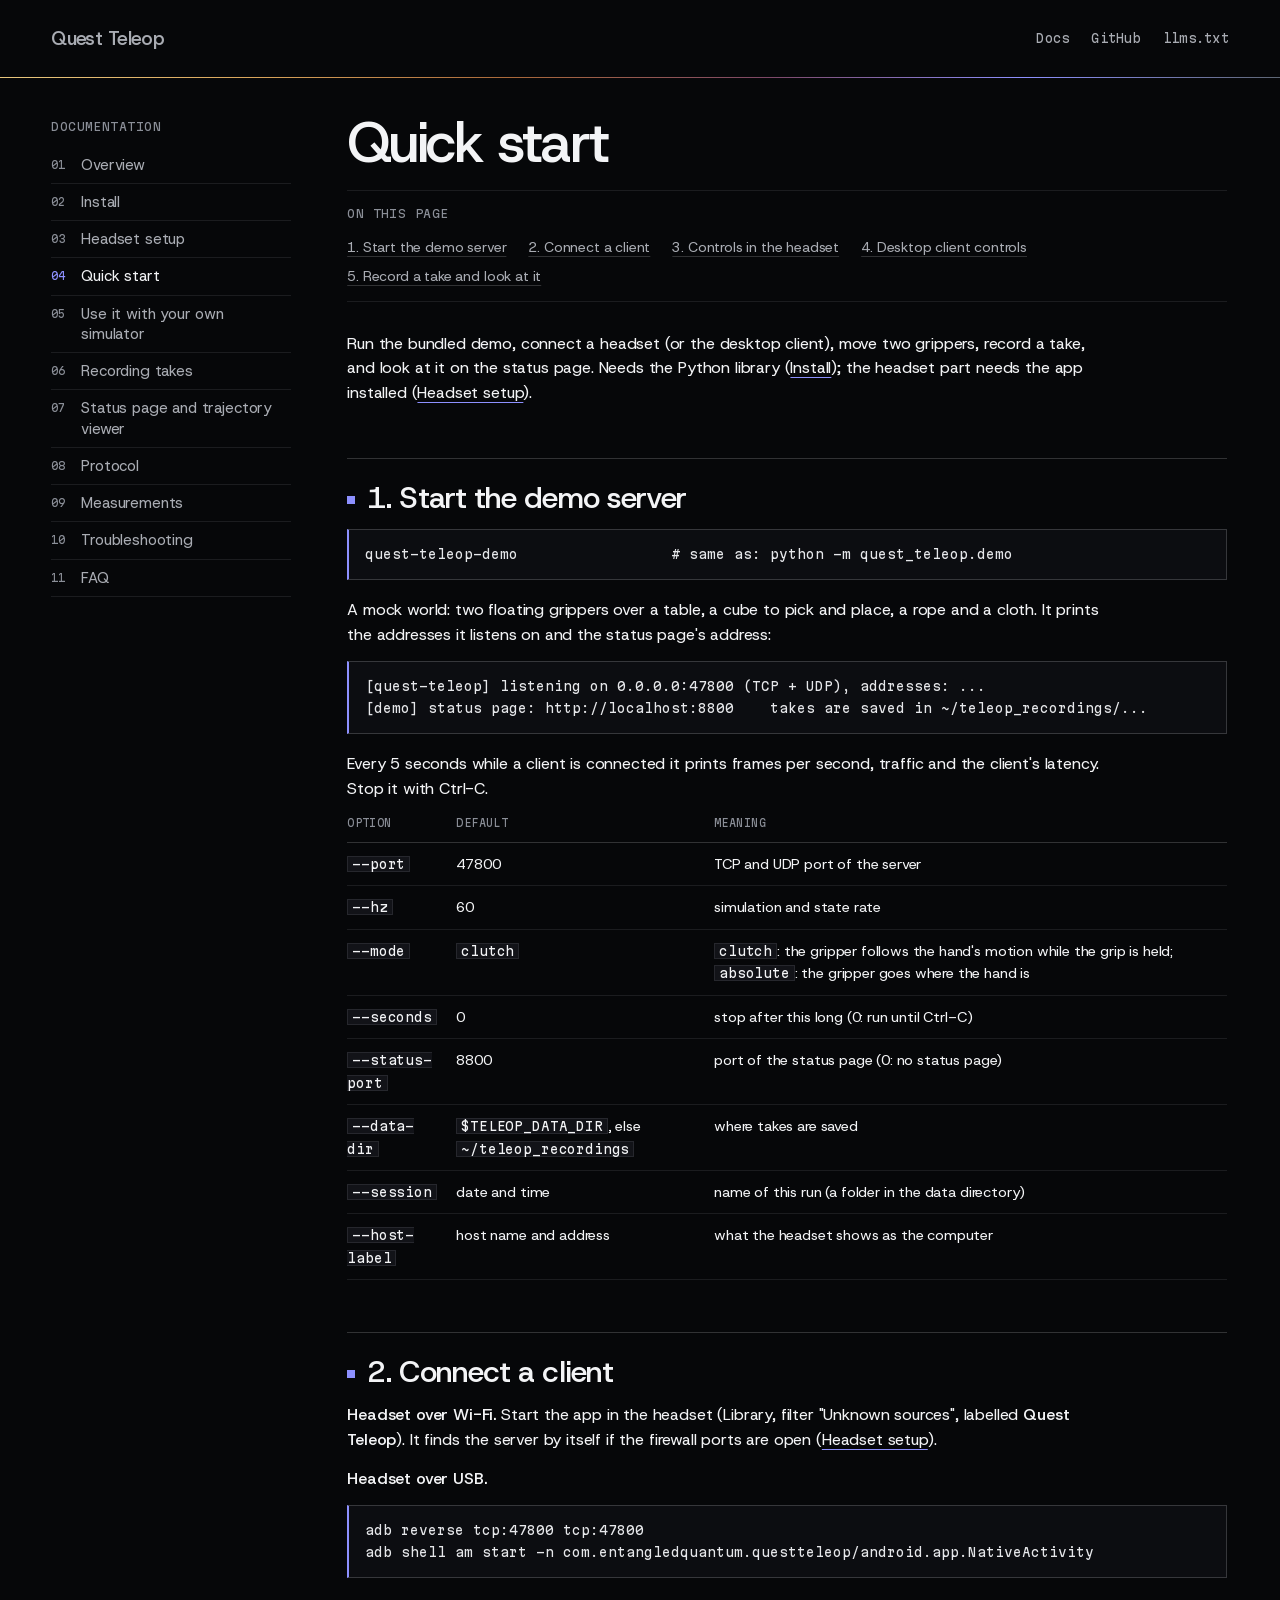
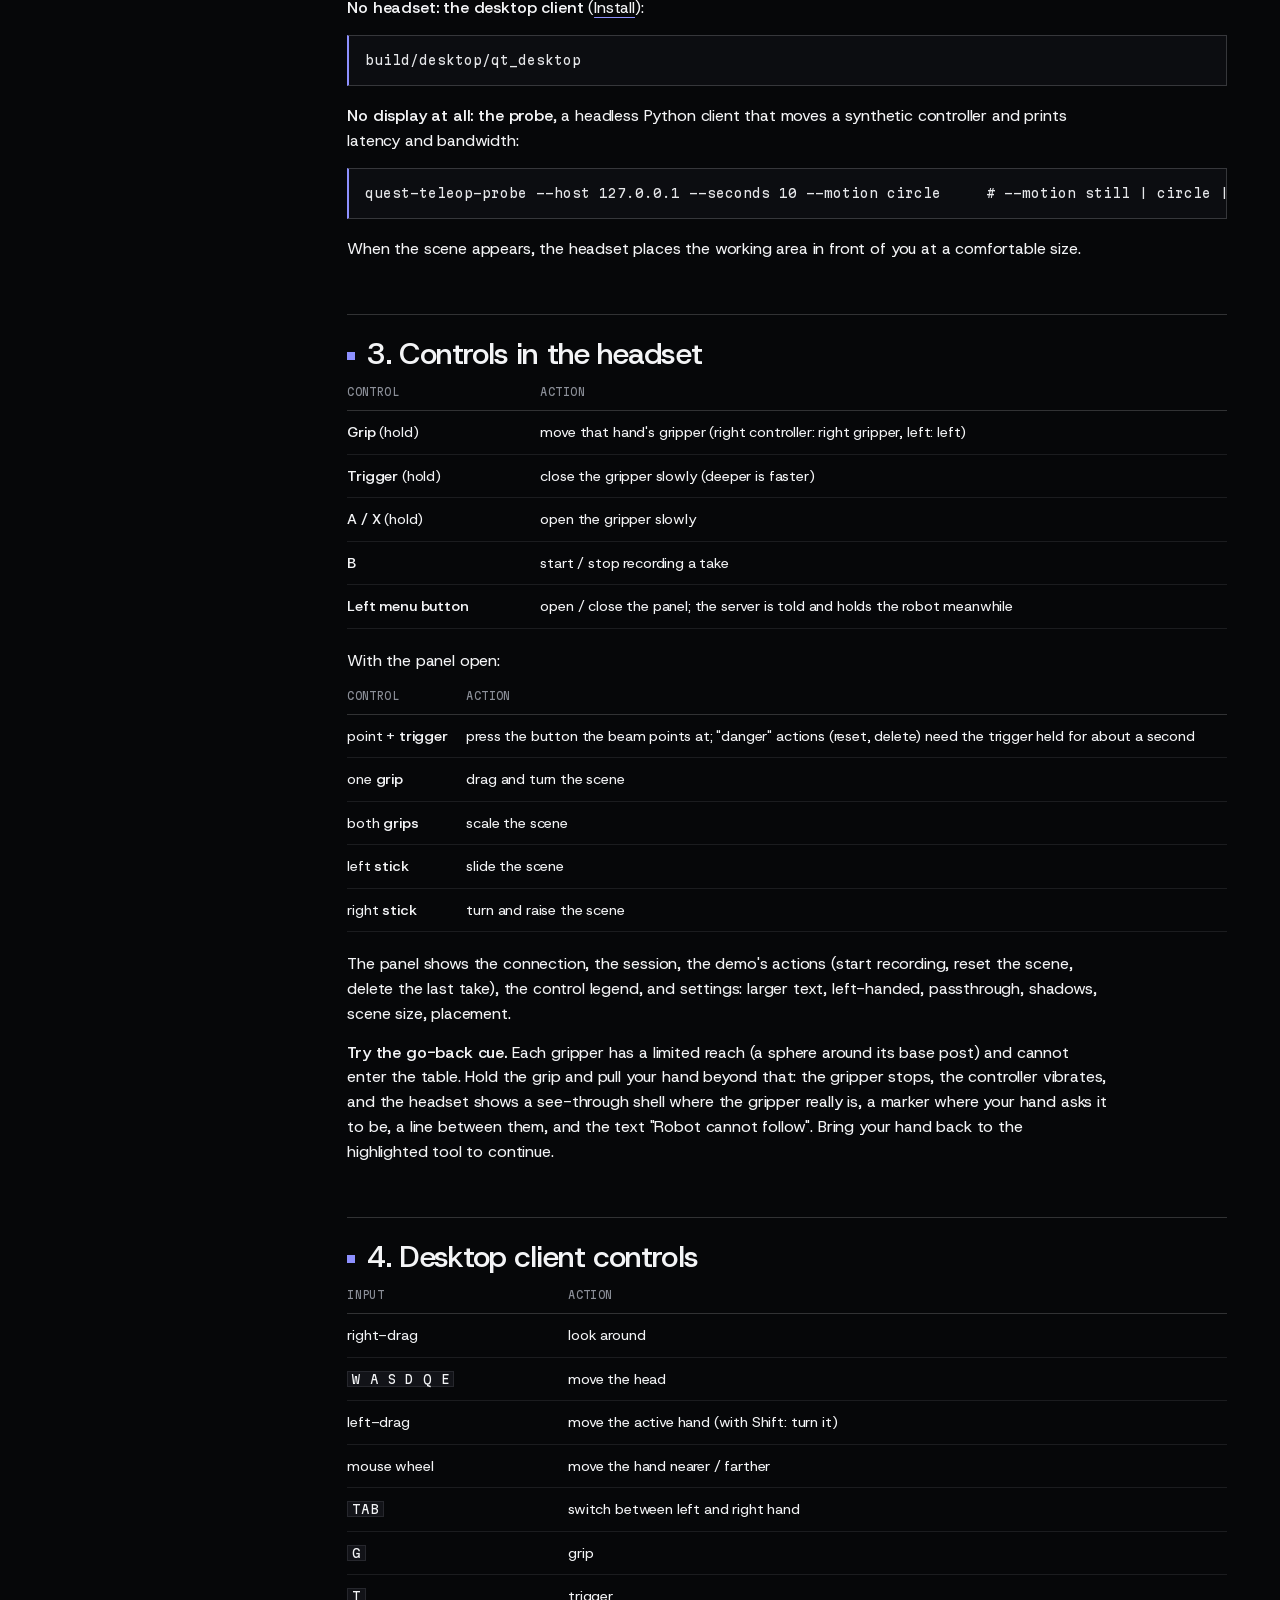
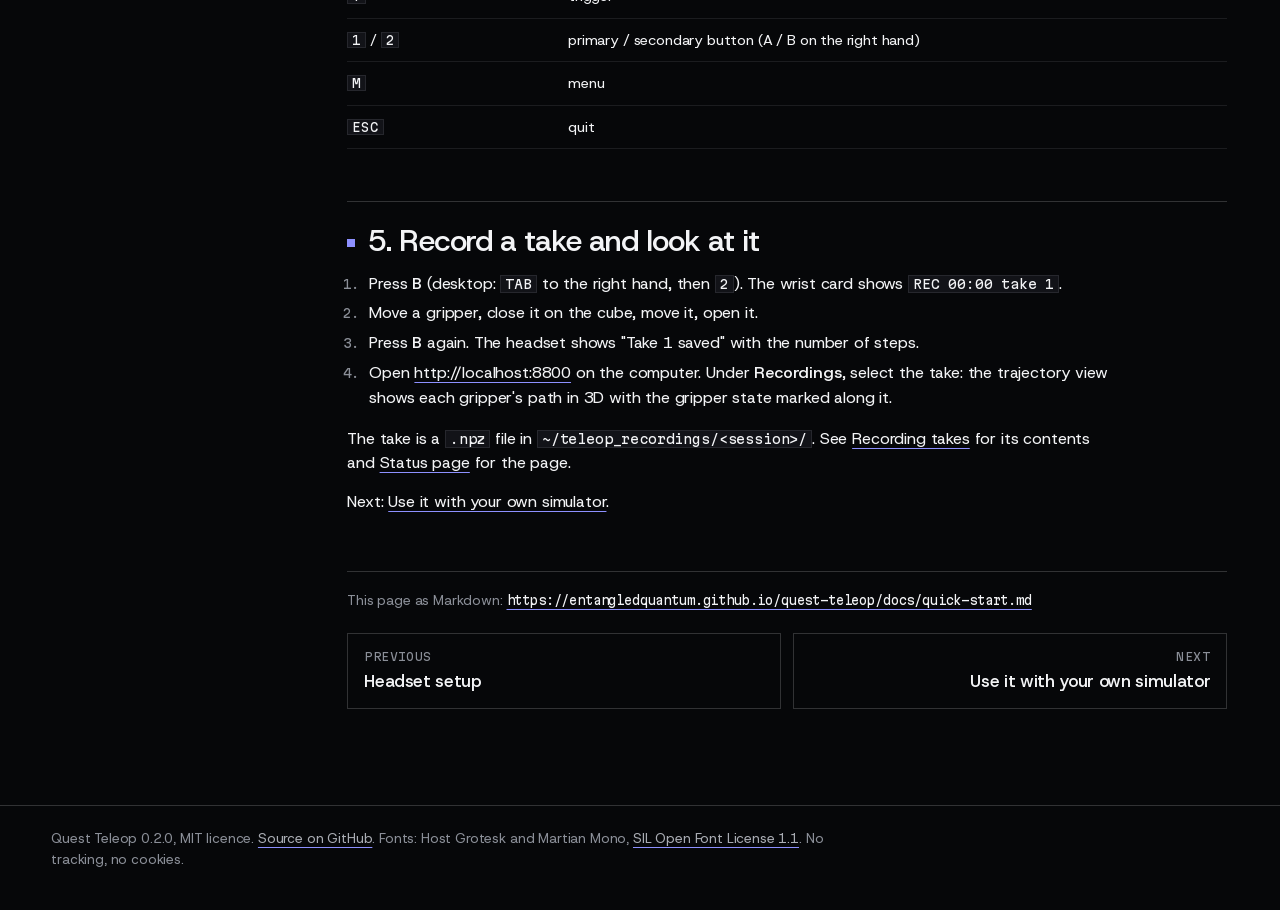
<file: site/docs/quick-start.html>
<!doctype html>
<html lang="en">
<head>
<meta charset="utf-8">
<meta name="viewport" content="width=device-width, initial-scale=1">
<title>Quick start · Quest Teleop docs</title>
<meta name="description" content="Run the bundled demo, connect the headset, the desktop client or the probe, the controls, record a take and open it on the status page.">
<link rel="canonical" href="https://entangledquantum.github.io/quest-teleop/docs/quick-start.html">
<link rel="alternate" type="text/markdown" href="quick-start.md" title="This page as Markdown">
<link rel="help" href="../llms.txt" type="text/plain" title="llms.txt">
<link rel="icon" href="data:image/svg+xml,%3Csvg xmlns='http://www.w3.org/2000/svg' viewBox='0 0 16 16'%3E%3Crect width='16' height='16' fill='%23060709'/%3E%3Crect x='4' y='4' width='8' height='8' fill='%238d90ff'/%3E%3C/svg%3E">
<link rel="stylesheet" href="../assets/site.css">
</head>
<body class="docs">
<a class="skip" href="#main">Skip to content</a>
<header class="topbar">
  <a class="brand" href="../index.html">Quest Teleop</a>
  <nav aria-label="Site">
    <ul>
      <li><a href="index.html">Docs</a></li>
      <li><a href="https://github.com/EntangledQuantum/quest-teleop">GitHub</a></li>
      <li><a href="../llms.txt">llms.txt</a></li>
    </ul>
  </nav>
</header>
<div class="edge" role="presentation"></div>
<div class="docs-layout">
  <nav class="sidenav" aria-label="Documentation pages">
    <p class="label">Documentation</p>
    <ol>
      <li><a href="index.html">Overview</a></li>
      <li><a href="install.html">Install</a></li>
      <li><a href="quest-setup.html">Headset setup</a></li>
      <li><a href="quick-start.html" aria-current="page">Quick start</a></li>
      <li><a href="library.html">Use it with your own simulator</a></li>
      <li><a href="recording.html">Recording takes</a></li>
      <li><a href="status-page.html">Status page and trajectory viewer</a></li>
      <li><a href="protocol.html">Protocol</a></li>
      <li><a href="measurements.html">Measurements</a></li>
      <li><a href="troubleshooting.html">Troubleshooting</a></li>
      <li><a href="faq.html">FAQ</a></li>
    </ol>
  </nav>
  <main id="main">
    <article class="prose">
<h1 id="quick-start">Quick start</h1><nav class="onpage" aria-label="On this page"><p class="label">On this page</p><ol><li><a href="#1-start-the-demo-server">1. Start the demo server</a></li><li><a href="#2-connect-a-client">2. Connect a client</a></li><li><a href="#3-controls-in-the-headset">3. Controls in the headset</a></li><li><a href="#4-desktop-client-controls">4. Desktop client controls</a></li><li><a href="#5-record-a-take-and-look-at-it">5. Record a take and look at it</a></li></ol></nav>
<p>Run the bundled demo, connect a headset (or the desktop client), move two grippers, record a take, and look at it on the status page. Needs the Python library (<a href="install.html#1-the-python-library">Install</a>); the headset part needs the app installed (<a href="quest-setup.html">Headset setup</a>).</p>
<h2 id="1-start-the-demo-server">1. Start the demo server <a class="anchor" href="#1-start-the-demo-server" aria-label="Link to this section">#</a></h2>
<div class="code"><pre tabindex="0" aria-label="bash code"><code class="language-bash">quest-teleop-demo                 # same as: python -m quest_teleop.demo</code></pre></div>
<p>A mock world: two floating grippers over a table, a cube to pick and place, a rope and a cloth. It prints the addresses it listens on and the status page's address:</p>
<div class="code"><pre tabindex="0" aria-label="text code"><code>[quest-teleop] listening on 0.0.0.0:47800 (TCP + UDP), addresses: ...
[demo] status page: http://localhost:8800    takes are saved in ~/teleop_recordings/...</code></pre></div>
<p>Every 5 seconds while a client is connected it prints frames per second, traffic and the client's latency. Stop it with Ctrl-C.</p>
<div class="table"><table><thead><tr><th scope="col">Option</th><th scope="col">Default</th><th scope="col">Meaning</th></tr></thead><tbody><tr><td><code>--port</code></td><td>47800</td><td>TCP and UDP port of the server</td></tr><tr><td><code>--hz</code></td><td>60</td><td>simulation and state rate</td></tr><tr><td><code>--mode</code></td><td><code>clutch</code></td><td><code>clutch</code>: the gripper follows the hand's motion while the grip is held; <code>absolute</code>: the gripper goes where the hand is</td></tr><tr><td><code>--seconds</code></td><td>0</td><td>stop after this long (0: run until Ctrl-C)</td></tr><tr><td><code>--status-port</code></td><td>8800</td><td>port of the status page (0: no status page)</td></tr><tr><td><code>--data-dir</code></td><td><code>$TELEOP_DATA_DIR</code>, else <code>~/teleop_recordings</code></td><td>where takes are saved</td></tr><tr><td><code>--session</code></td><td>date and time</td><td>name of this run (a folder in the data directory)</td></tr><tr><td><code>--host-label</code></td><td>host name and address</td><td>what the headset shows as the computer</td></tr></tbody></table></div>
<h2 id="2-connect-a-client">2. Connect a client <a class="anchor" href="#2-connect-a-client" aria-label="Link to this section">#</a></h2>
<p><strong>Headset over Wi-Fi.</strong> Start the app in the headset (Library, filter "Unknown sources", labelled <strong>Quest Teleop</strong>). It finds the server by itself if the firewall ports are open (<a href="quest-setup.html#5-network-wi-fi">Headset setup</a>).</p>
<p><strong>Headset over USB.</strong></p>
<div class="code"><pre tabindex="0" aria-label="bash code"><code class="language-bash">adb reverse tcp:47800 tcp:47800
adb shell am start -n com.entangledquantum.questteleop/android.app.NativeActivity</code></pre></div>
<p><strong>No headset: the desktop client</strong> (<a href="install.html#3-the-desktop-client-optional">Install</a>):</p>
<div class="code"><pre tabindex="0" aria-label="bash code"><code class="language-bash">build/desktop/qt_desktop</code></pre></div>
<p><strong>No display at all: the probe</strong>, a headless Python client that moves a synthetic controller and prints latency and bandwidth:</p>
<div class="code"><pre tabindex="0" aria-label="bash code"><code class="language-bash">quest-teleop-probe --host 127.0.0.1 --seconds 10 --motion circle     # --motion still | circle | jump, --tcp-only</code></pre></div>
<p>When the scene appears, the headset places the working area in front of you at a comfortable size.</p>
<h2 id="3-controls-in-the-headset">3. Controls in the headset <a class="anchor" href="#3-controls-in-the-headset" aria-label="Link to this section">#</a></h2>
<div class="table"><table><thead><tr><th scope="col">Control</th><th scope="col">Action</th></tr></thead><tbody><tr><td><strong>Grip</strong> (hold)</td><td>move that hand's gripper (right controller: right gripper, left: left)</td></tr><tr><td><strong>Trigger</strong> (hold)</td><td>close the gripper slowly (deeper is faster)</td></tr><tr><td><strong>A / X</strong> (hold)</td><td>open the gripper slowly</td></tr><tr><td><strong>B</strong></td><td>start / stop recording a take</td></tr><tr><td><strong>Left menu button</strong></td><td>open / close the panel; the server is told and holds the robot meanwhile</td></tr></tbody></table></div>
<p>With the panel open:</p>
<div class="table"><table><thead><tr><th scope="col">Control</th><th scope="col">Action</th></tr></thead><tbody><tr><td>point + <strong>trigger</strong></td><td>press the button the beam points at; "danger" actions (reset, delete) need the trigger held for about a second</td></tr><tr><td>one <strong>grip</strong></td><td>drag and turn the scene</td></tr><tr><td>both <strong>grips</strong></td><td>scale the scene</td></tr><tr><td>left <strong>stick</strong></td><td>slide the scene</td></tr><tr><td>right <strong>stick</strong></td><td>turn and raise the scene</td></tr></tbody></table></div>
<p>The panel shows the connection, the session, the demo's actions (start recording, reset the scene, delete the last take), the control legend, and settings: larger text, left-handed, passthrough, shadows, scene size, placement.</p>
<p><strong>Try the go-back cue.</strong> Each gripper has a limited reach (a sphere around its base post) and cannot enter the table. Hold the grip and pull your hand beyond that: the gripper stops, the controller vibrates, and the headset shows a see-through shell where the gripper really is, a marker where your hand asks it to be, a line between them, and the text "Robot cannot follow". Bring your hand back to the highlighted tool to continue.</p>
<h2 id="4-desktop-client-controls">4. Desktop client controls <a class="anchor" href="#4-desktop-client-controls" aria-label="Link to this section">#</a></h2>
<div class="table"><table><thead><tr><th scope="col">Input</th><th scope="col">Action</th></tr></thead><tbody><tr><td>right-drag</td><td>look around</td></tr><tr><td><code>W A S D Q E</code></td><td>move the head</td></tr><tr><td>left-drag</td><td>move the active hand (with Shift: turn it)</td></tr><tr><td>mouse wheel</td><td>move the hand nearer / farther</td></tr><tr><td><code>TAB</code></td><td>switch between left and right hand</td></tr><tr><td><code>G</code></td><td>grip</td></tr><tr><td><code>T</code></td><td>trigger</td></tr><tr><td><code>1</code> / <code>2</code></td><td>primary / secondary button (A / B on the right hand)</td></tr><tr><td><code>M</code></td><td>menu</td></tr><tr><td><code>ESC</code></td><td>quit</td></tr></tbody></table></div>
<h2 id="5-record-a-take-and-look-at-it">5. Record a take and look at it <a class="anchor" href="#5-record-a-take-and-look-at-it" aria-label="Link to this section">#</a></h2>
<ol><li>Press <strong>B</strong> (desktop: <code>TAB</code> to the right hand, then <code>2</code>). The wrist card shows <code>REC 00:00 take 1</code>.</li><li>Move a gripper, close it on the cube, move it, open it.</li><li>Press <strong>B</strong> again. The headset shows "Take 1 saved" with the number of steps.</li><li>Open <a href="http://localhost:8800">http://localhost:8800</a> on the computer. Under <strong>Recordings</strong>, select the take: the trajectory view shows each gripper's path in 3D with the gripper state marked along it.</li></ol>
<p>The take is a <code>.npz</code> file in <code>~/teleop_recordings/&lt;session&gt;/</code>. See <a href="recording.html">Recording takes</a> for its contents and <a href="status-page.html">Status page</a> for the page.</p>
<p>Next: <a href="library.html">Use it with your own simulator</a>.</p>
    </article>
    <footer class="page-foot">
      <p class="md-link">This page as Markdown: <a href="quick-start.md" type="text/markdown"><code>https://entangledquantum.github.io/quest-teleop/docs/quick-start.md</code></a></p>
      <nav class="prev-next" aria-label="Previous and next page"><a class="pn prev" href="quest-setup.html"><span class="label">Previous</span>Headset setup</a><a class="pn next" href="library.html"><span class="label">Next</span>Use it with your own simulator</a></nav>
    </footer>
  </main>
</div>
<footer class="site-foot">
  <p>Quest Teleop 0.2.0, MIT licence. <a href="https://github.com/EntangledQuantum/quest-teleop">Source on GitHub</a>. Fonts: Host Grotesk and Martian Mono,
  <a href="../assets/fonts/OFL.txt">SIL Open Font License 1.1</a>. No tracking, no cookies.</p>
</footer>
</body>
</html>
</file>
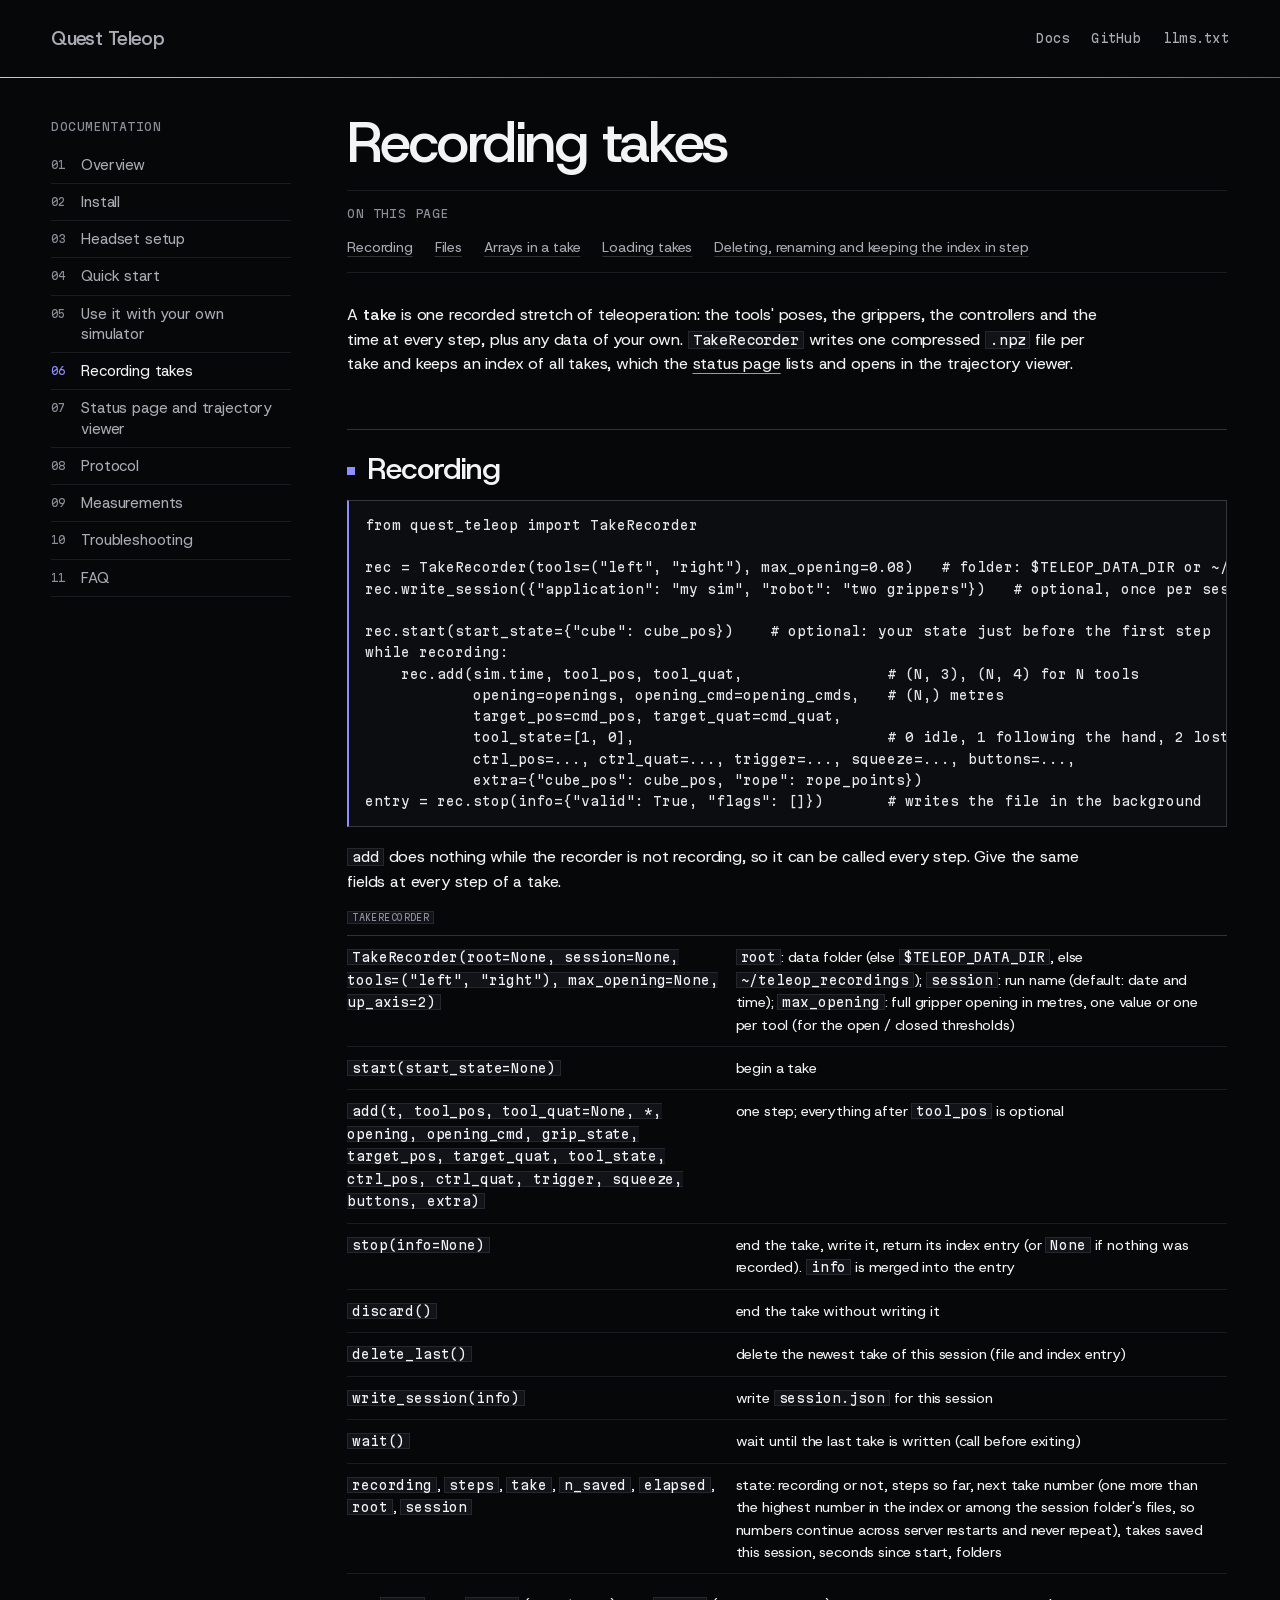
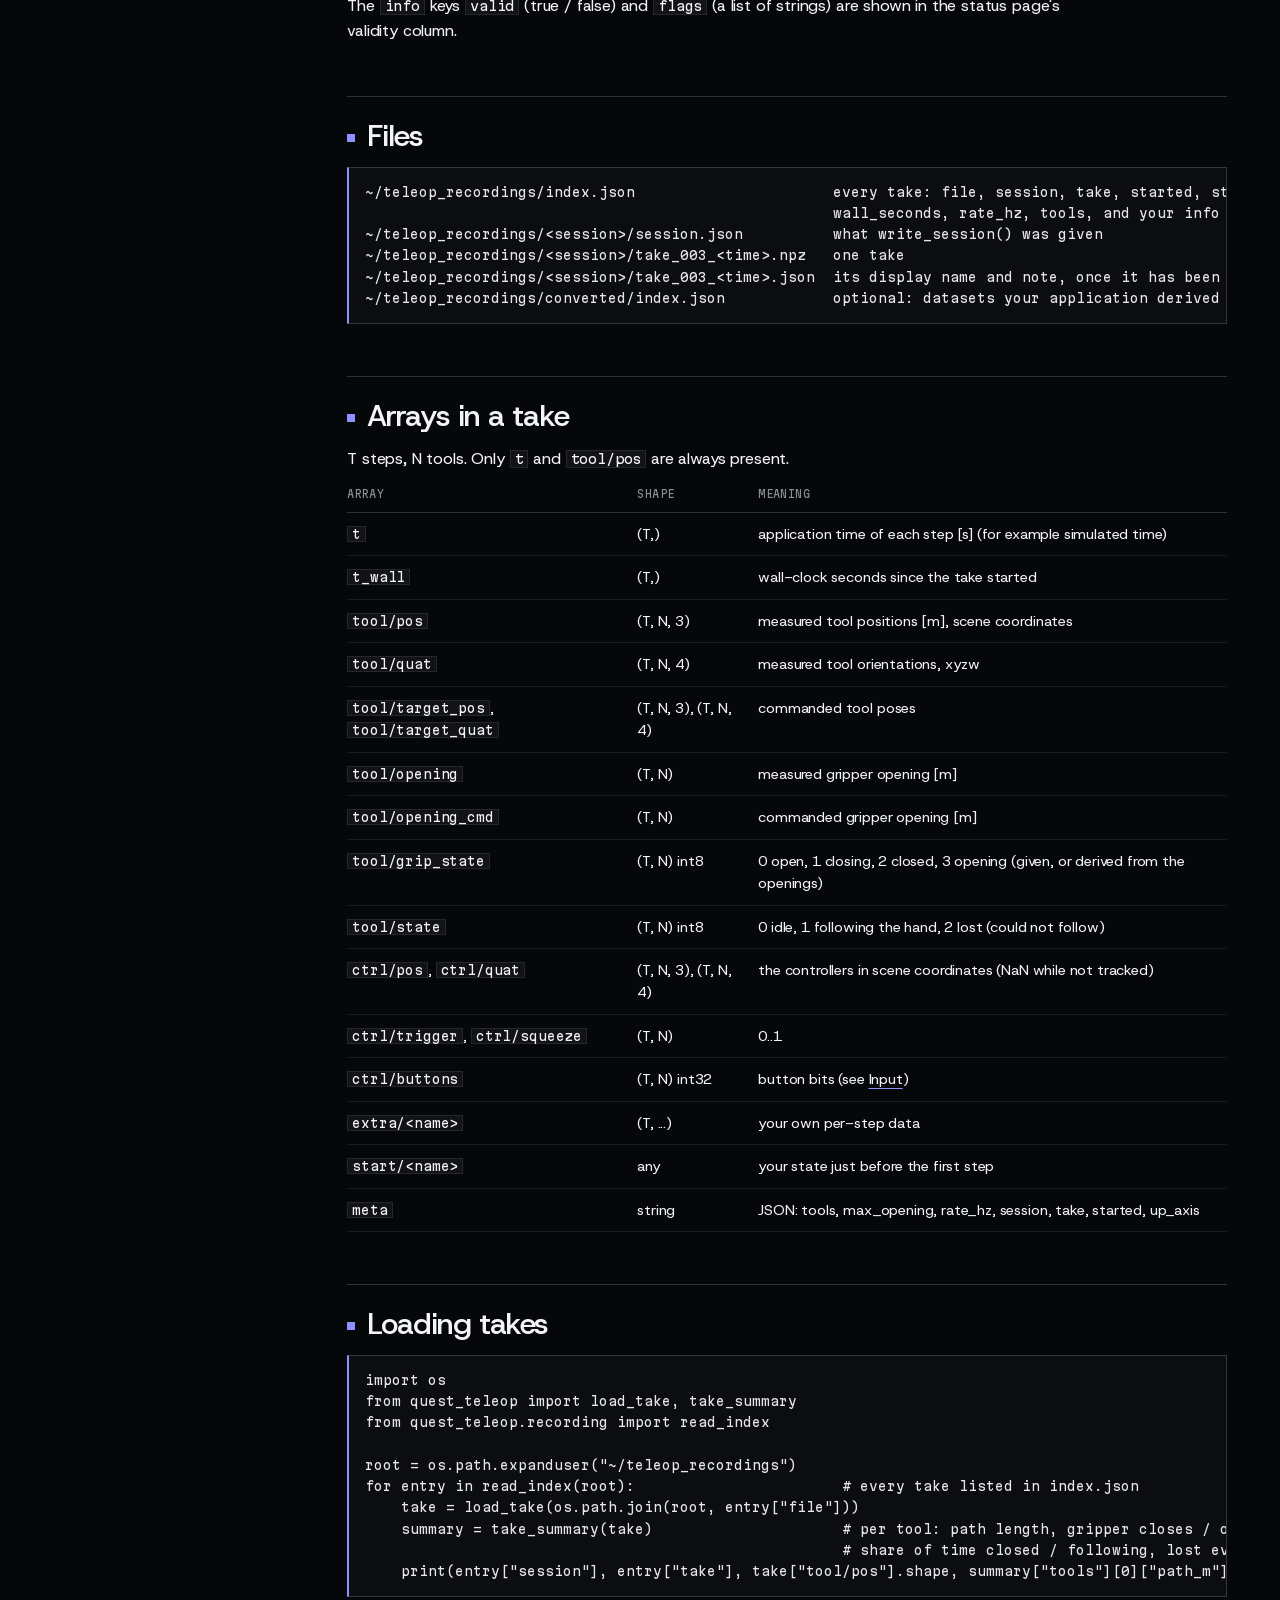
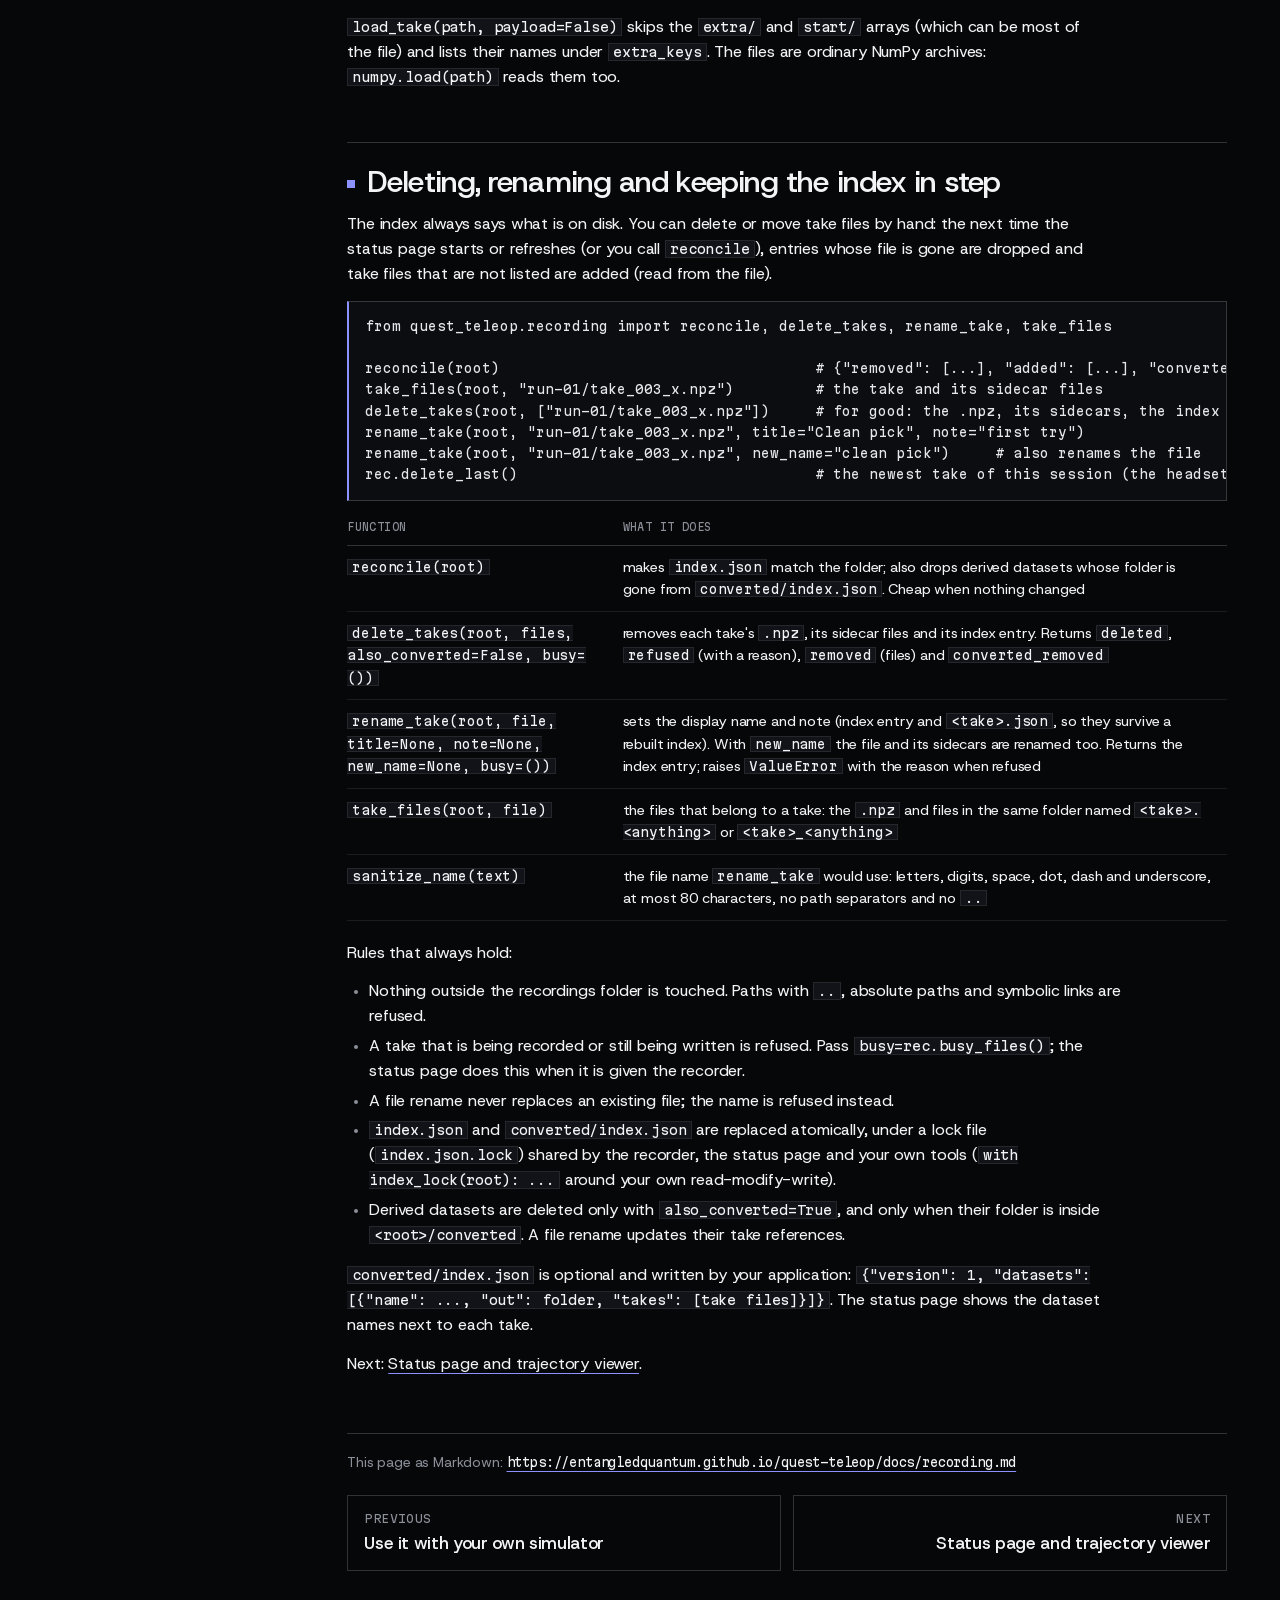
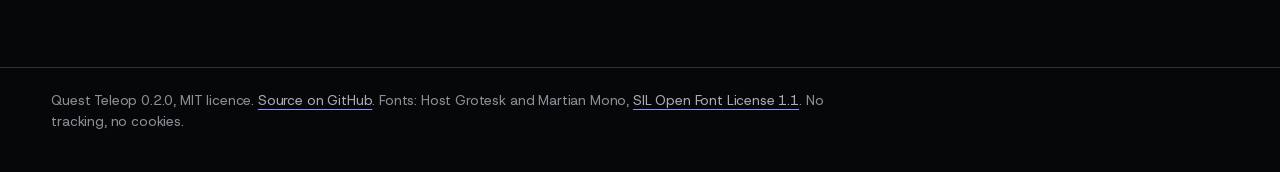
<file: site/docs/recording.html>
<!doctype html>
<html lang="en">
<head>
<meta charset="utf-8">
<meta name="viewport" content="width=device-width, initial-scale=1">
<title>Recording takes · Quest Teleop docs</title>
<meta name="description" content="TakeRecorder, the files on disk, every array in a take, and loading takes.">
<link rel="canonical" href="https://entangledquantum.github.io/quest-teleop/docs/recording.html">
<link rel="alternate" type="text/markdown" href="recording.md" title="This page as Markdown">
<link rel="help" href="../llms.txt" type="text/plain" title="llms.txt">
<link rel="icon" href="data:image/svg+xml,%3Csvg xmlns='http://www.w3.org/2000/svg' viewBox='0 0 16 16'%3E%3Crect width='16' height='16' fill='%23060709'/%3E%3Crect x='4' y='4' width='8' height='8' fill='%238d90ff'/%3E%3C/svg%3E">
<link rel="stylesheet" href="../assets/site.css">
</head>
<body class="docs">
<a class="skip" href="#main">Skip to content</a>
<header class="topbar">
  <a class="brand" href="../index.html">Quest Teleop</a>
  <nav aria-label="Site">
    <ul>
      <li><a href="index.html">Docs</a></li>
      <li><a href="https://github.com/EntangledQuantum/quest-teleop">GitHub</a></li>
      <li><a href="../llms.txt">llms.txt</a></li>
    </ul>
  </nav>
</header>
<div class="edge" role="presentation"></div>
<div class="docs-layout">
  <nav class="sidenav" aria-label="Documentation pages">
    <p class="label">Documentation</p>
    <ol>
      <li><a href="index.html">Overview</a></li>
      <li><a href="install.html">Install</a></li>
      <li><a href="quest-setup.html">Headset setup</a></li>
      <li><a href="quick-start.html">Quick start</a></li>
      <li><a href="library.html">Use it with your own simulator</a></li>
      <li><a href="recording.html" aria-current="page">Recording takes</a></li>
      <li><a href="status-page.html">Status page and trajectory viewer</a></li>
      <li><a href="protocol.html">Protocol</a></li>
      <li><a href="measurements.html">Measurements</a></li>
      <li><a href="troubleshooting.html">Troubleshooting</a></li>
      <li><a href="faq.html">FAQ</a></li>
    </ol>
  </nav>
  <main id="main">
    <article class="prose">
<h1 id="recording-takes">Recording takes</h1><nav class="onpage" aria-label="On this page"><p class="label">On this page</p><ol><li><a href="#recording">Recording</a></li><li><a href="#files">Files</a></li><li><a href="#arrays-in-a-take">Arrays in a take</a></li><li><a href="#loading-takes">Loading takes</a></li><li><a href="#deleting-renaming-and-keeping-the-index-in-step">Deleting, renaming and keeping the index in step</a></li></ol></nav>
<p>A <strong>take</strong> is one recorded stretch of teleoperation: the tools' poses, the grippers, the controllers and the time at every step, plus any data of your own. <code>TakeRecorder</code> writes one compressed <code>.npz</code> file per take and keeps an index of all takes, which the <a href="status-page.html">status page</a> lists and opens in the trajectory viewer.</p>
<h2 id="recording">Recording <a class="anchor" href="#recording" aria-label="Link to this section">#</a></h2>
<div class="code"><pre tabindex="0" aria-label="python code"><code class="language-python">from quest_teleop import TakeRecorder

rec = TakeRecorder(tools=("left", "right"), max_opening=0.08)   # folder: $TELEOP_DATA_DIR or ~/teleop_recordings
rec.write_session({"application": "my sim", "robot": "two grippers"})   # optional, once per session

rec.start(start_state={"cube": cube_pos})    # optional: your state just before the first step
while recording:
    rec.add(sim.time, tool_pos, tool_quat,                # (N, 3), (N, 4) for N tools
            opening=openings, opening_cmd=opening_cmds,   # (N,) metres
            target_pos=cmd_pos, target_quat=cmd_quat,
            tool_state=[1, 0],                            # 0 idle, 1 following the hand, 2 lost
            ctrl_pos=..., ctrl_quat=..., trigger=..., squeeze=..., buttons=...,
            extra={"cube_pos": cube_pos, "rope": rope_points})
entry = rec.stop(info={"valid": True, "flags": []})       # writes the file in the background</code></pre></div>
<p><code>add</code> does nothing while the recorder is not recording, so it can be called every step. Give the same fields at every step of a take.</p>
<div class="table"><table><thead><tr><th scope="col"><code>TakeRecorder</code></th><th scope="col"></th></tr></thead><tbody><tr><td><code>TakeRecorder(root=None, session=None, tools=("left", "right"), max_opening=None, up_axis=2)</code></td><td><code>root</code>: data folder (else <code>$TELEOP_DATA_DIR</code>, else <code>~/teleop_recordings</code>); <code>session</code>: run name (default: date and time); <code>max_opening</code>: full gripper opening in metres, one value or one per tool (for the open / closed thresholds)</td></tr><tr><td><code>start(start_state=None)</code></td><td>begin a take</td></tr><tr><td><code>add(t, tool_pos, tool_quat=None, *, opening, opening_cmd, grip_state, target_pos, target_quat, tool_state, ctrl_pos, ctrl_quat, trigger, squeeze, buttons, extra)</code></td><td>one step; everything after <code>tool_pos</code> is optional</td></tr><tr><td><code>stop(info=None)</code></td><td>end the take, write it, return its index entry (or <code>None</code> if nothing was recorded). <code>info</code> is merged into the entry</td></tr><tr><td><code>discard()</code></td><td>end the take without writing it</td></tr><tr><td><code>delete_last()</code></td><td>delete the newest take of this session (file and index entry)</td></tr><tr><td><code>write_session(info)</code></td><td>write <code>session.json</code> for this session</td></tr><tr><td><code>wait()</code></td><td>wait until the last take is written (call before exiting)</td></tr><tr><td><code>recording</code>, <code>steps</code>, <code>take</code>, <code>n_saved</code>, <code>elapsed</code>, <code>root</code>, <code>session</code></td><td>state: recording or not, steps so far, next take number (one more than the highest number in the index or among the session folder's files, so numbers continue across server restarts and never repeat), takes saved this session, seconds since start, folders</td></tr></tbody></table></div>
<p>The <code>info</code> keys <code>valid</code> (true / false) and <code>flags</code> (a list of strings) are shown in the status page's validity column.</p>
<h2 id="files">Files <a class="anchor" href="#files" aria-label="Link to this section">#</a></h2>
<div class="code"><pre tabindex="0" aria-label="text code"><code>~/teleop_recordings/index.json                      every take: file, session, take, started, steps, seconds,
                                                    wall_seconds, rate_hz, tools, and your info
~/teleop_recordings/&lt;session&gt;/session.json          what write_session() was given
~/teleop_recordings/&lt;session&gt;/take_003_&lt;time&gt;.npz   one take
~/teleop_recordings/&lt;session&gt;/take_003_&lt;time&gt;.json  its display name and note, once it has been renamed
~/teleop_recordings/converted/index.json            optional: datasets your application derived from takes</code></pre></div>
<h2 id="arrays-in-a-take">Arrays in a take <a class="anchor" href="#arrays-in-a-take" aria-label="Link to this section">#</a></h2>
<p>T steps, N tools. Only <code>t</code> and <code>tool/pos</code> are always present.</p>
<div class="table"><table><thead><tr><th scope="col">Array</th><th scope="col">Shape</th><th scope="col">Meaning</th></tr></thead><tbody><tr><td><code>t</code></td><td>(T,)</td><td>application time of each step [s] (for example simulated time)</td></tr><tr><td><code>t_wall</code></td><td>(T,)</td><td>wall-clock seconds since the take started</td></tr><tr><td><code>tool/pos</code></td><td>(T, N, 3)</td><td>measured tool positions [m], scene coordinates</td></tr><tr><td><code>tool/quat</code></td><td>(T, N, 4)</td><td>measured tool orientations, xyzw</td></tr><tr><td><code>tool/target_pos</code>, <code>tool/target_quat</code></td><td>(T, N, 3), (T, N, 4)</td><td>commanded tool poses</td></tr><tr><td><code>tool/opening</code></td><td>(T, N)</td><td>measured gripper opening [m]</td></tr><tr><td><code>tool/opening_cmd</code></td><td>(T, N)</td><td>commanded gripper opening [m]</td></tr><tr><td><code>tool/grip_state</code></td><td>(T, N) int8</td><td>0 open, 1 closing, 2 closed, 3 opening (given, or derived from the openings)</td></tr><tr><td><code>tool/state</code></td><td>(T, N) int8</td><td>0 idle, 1 following the hand, 2 lost (could not follow)</td></tr><tr><td><code>ctrl/pos</code>, <code>ctrl/quat</code></td><td>(T, N, 3), (T, N, 4)</td><td>the controllers in scene coordinates (NaN while not tracked)</td></tr><tr><td><code>ctrl/trigger</code>, <code>ctrl/squeeze</code></td><td>(T, N)</td><td>0..1</td></tr><tr><td><code>ctrl/buttons</code></td><td>(T, N) int32</td><td>button bits (see <a href="library.html#input">Input</a>)</td></tr><tr><td><code>extra/&lt;name&gt;</code></td><td>(T, ...)</td><td>your own per-step data</td></tr><tr><td><code>start/&lt;name&gt;</code></td><td>any</td><td>your state just before the first step</td></tr><tr><td><code>meta</code></td><td>string</td><td>JSON: tools, max_opening, rate_hz, session, take, started, up_axis</td></tr></tbody></table></div>
<h2 id="loading-takes">Loading takes <a class="anchor" href="#loading-takes" aria-label="Link to this section">#</a></h2>
<div class="code"><pre tabindex="0" aria-label="python code"><code class="language-python">import os
from quest_teleop import load_take, take_summary
from quest_teleop.recording import read_index

root = os.path.expanduser("~/teleop_recordings")
for entry in read_index(root):                       # every take listed in index.json
    take = load_take(os.path.join(root, entry["file"]))
    summary = take_summary(take)                     # per tool: path length, gripper closes / opens,
                                                     # share of time closed / following, lost events
    print(entry["session"], entry["take"], take["tool/pos"].shape, summary["tools"][0]["path_m"])</code></pre></div>
<p><code>load_take(path, payload=False)</code> skips the <code>extra/</code> and <code>start/</code> arrays (which can be most of the file) and lists their names under <code>extra_keys</code>. The files are ordinary NumPy archives: <code>numpy.load(path)</code> reads them too.</p>
<h2 id="deleting-renaming-and-keeping-the-index-in-step">Deleting, renaming and keeping the index in step <a class="anchor" href="#deleting-renaming-and-keeping-the-index-in-step" aria-label="Link to this section">#</a></h2>
<p>The index always says what is on disk. You can delete or move take files by hand: the next time the status page starts or refreshes (or you call <code>reconcile</code>), entries whose file is gone are dropped and take files that are not listed are added (read from the file).</p>
<div class="code"><pre tabindex="0" aria-label="python code"><code class="language-python">from quest_teleop.recording import reconcile, delete_takes, rename_take, take_files

reconcile(root)                                   # {"removed": [...], "added": [...], "converted_removed": [...]}
take_files(root, "run-01/take_003_x.npz")         # the take and its sidecar files
delete_takes(root, ["run-01/take_003_x.npz"])     # for good: the .npz, its sidecars, the index entry
rename_take(root, "run-01/take_003_x.npz", title="Clean pick", note="first try")
rename_take(root, "run-01/take_003_x.npz", new_name="clean pick")     # also renames the file
rec.delete_last()                                 # the newest take of this session (the headset menu's action)</code></pre></div>
<div class="table"><table><thead><tr><th scope="col">Function</th><th scope="col">What it does</th></tr></thead><tbody><tr><td><code>reconcile(root)</code></td><td>makes <code>index.json</code> match the folder; also drops derived datasets whose folder is gone from <code>converted/index.json</code>. Cheap when nothing changed</td></tr><tr><td><code>delete_takes(root, files, also_converted=False, busy=())</code></td><td>removes each take's <code>.npz</code>, its sidecar files and its index entry. Returns <code>deleted</code>, <code>refused</code> (with a reason), <code>removed</code> (files) and <code>converted_removed</code></td></tr><tr><td><code>rename_take(root, file, title=None, note=None, new_name=None, busy=())</code></td><td>sets the display name and note (index entry and <code>&lt;take&gt;.json</code>, so they survive a rebuilt index). With <code>new_name</code> the file and its sidecars are renamed too. Returns the index entry; raises <code>ValueError</code> with the reason when refused</td></tr><tr><td><code>take_files(root, file)</code></td><td>the files that belong to a take: the <code>.npz</code> and files in the same folder named <code>&lt;take&gt;.&lt;anything&gt;</code> or <code>&lt;take&gt;_&lt;anything&gt;</code></td></tr><tr><td><code>sanitize_name(text)</code></td><td>the file name <code>rename_take</code> would use: letters, digits, space, dot, dash and underscore, at most 80 characters, no path separators and no <code>..</code></td></tr></tbody></table></div>
<p>Rules that always hold:</p>
<ul><li>Nothing outside the recordings folder is touched. Paths with <code>..</code>, absolute paths and symbolic links are refused.</li><li>A take that is being recorded or still being written is refused. Pass <code>busy=rec.busy_files()</code>; the status page does this when it is given the recorder.</li><li>A file rename never replaces an existing file; the name is refused instead.</li><li><code>index.json</code> and <code>converted/index.json</code> are replaced atomically, under a lock file (<code>index.json.lock</code>) shared by the recorder, the status page and your own tools (<code>with index_lock(root): ...</code> around your own read-modify-write).</li><li>Derived datasets are deleted only with <code>also_converted=True</code>, and only when their folder is inside <code>&lt;root&gt;/converted</code>. A file rename updates their take references.</li></ul>
<p><code>converted/index.json</code> is optional and written by your application: <code>{"version": 1, "datasets": [{"name": ..., "out": folder, "takes": [take files]}]}</code>. The status page shows the dataset names next to each take.</p>
<p>Next: <a href="status-page.html">Status page and trajectory viewer</a>.</p>
    </article>
    <footer class="page-foot">
      <p class="md-link">This page as Markdown: <a href="recording.md" type="text/markdown"><code>https://entangledquantum.github.io/quest-teleop/docs/recording.md</code></a></p>
      <nav class="prev-next" aria-label="Previous and next page"><a class="pn prev" href="library.html"><span class="label">Previous</span>Use it with your own simulator</a><a class="pn next" href="status-page.html"><span class="label">Next</span>Status page and trajectory viewer</a></nav>
    </footer>
  </main>
</div>
<footer class="site-foot">
  <p>Quest Teleop 0.2.0, MIT licence. <a href="https://github.com/EntangledQuantum/quest-teleop">Source on GitHub</a>. Fonts: Host Grotesk and Martian Mono,
  <a href="../assets/fonts/OFL.txt">SIL Open Font License 1.1</a>. No tracking, no cookies.</p>
</footer>
</body>
</html>
</file>
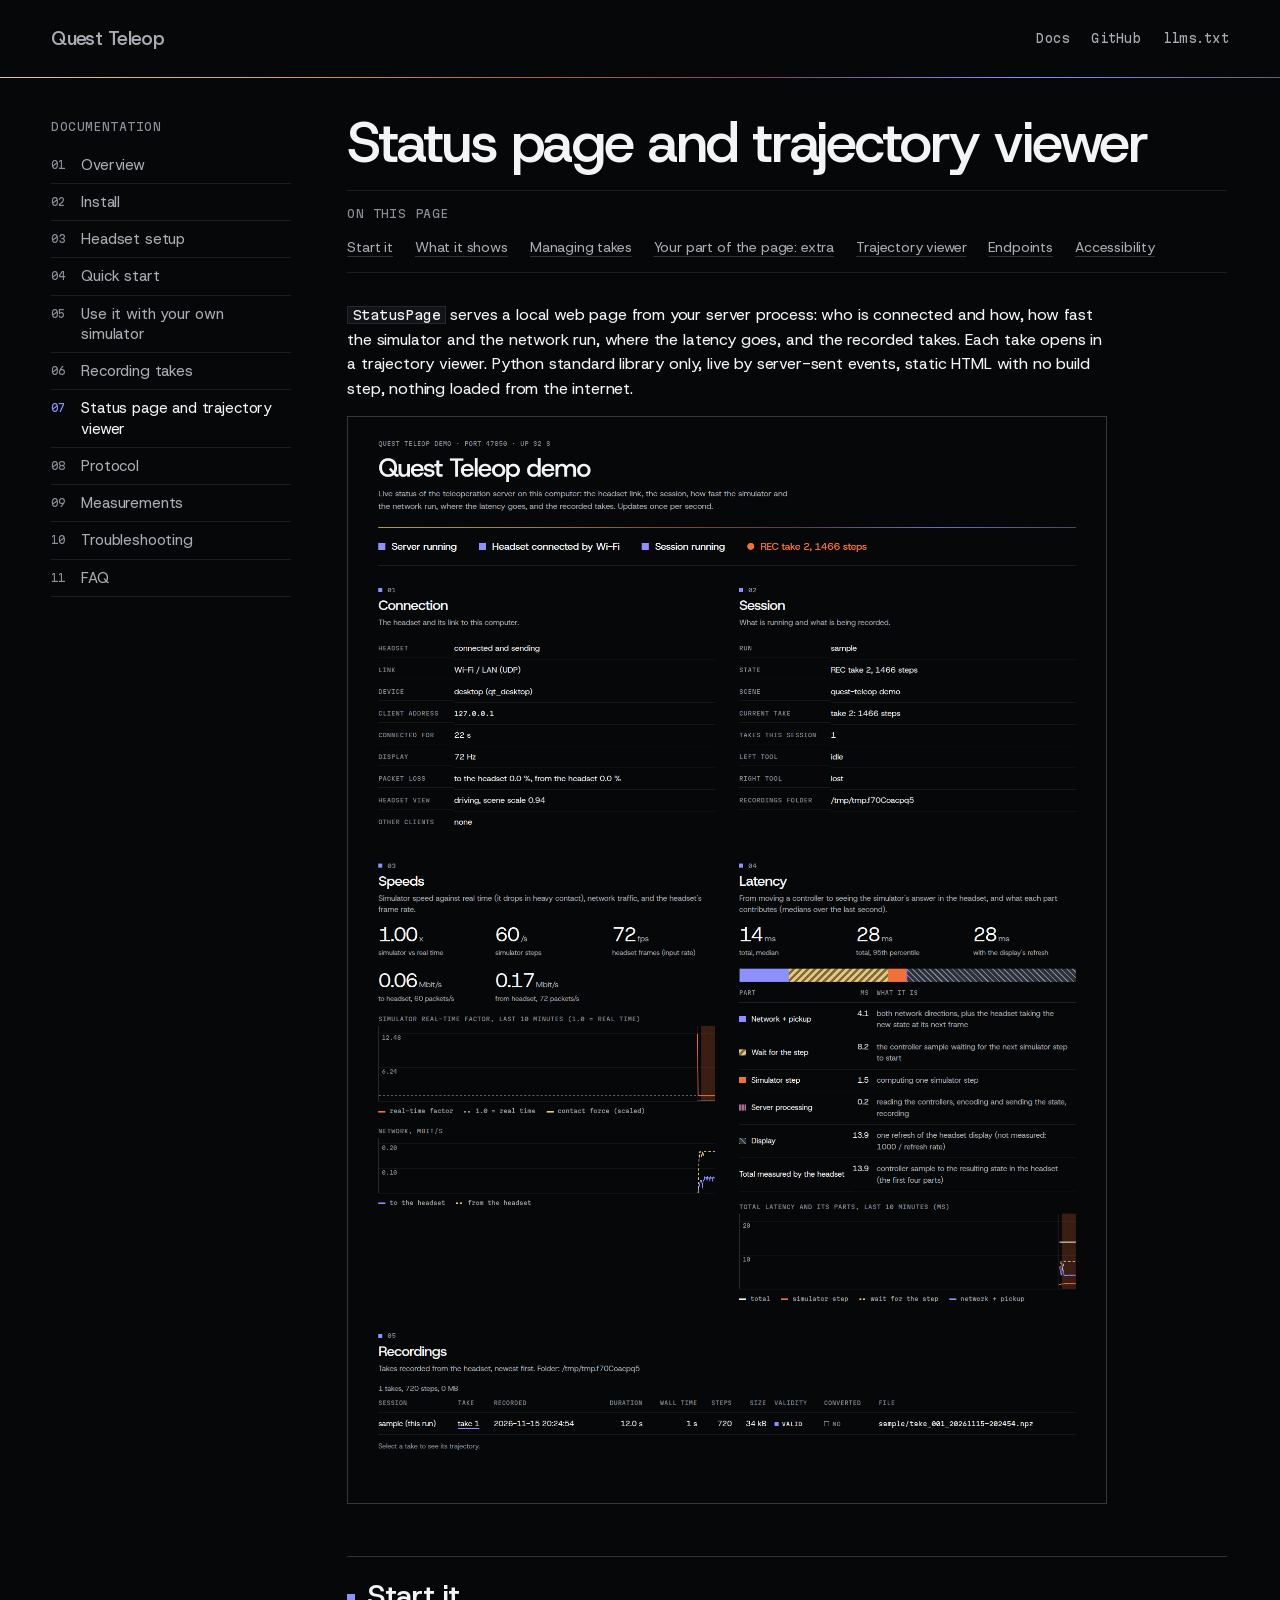
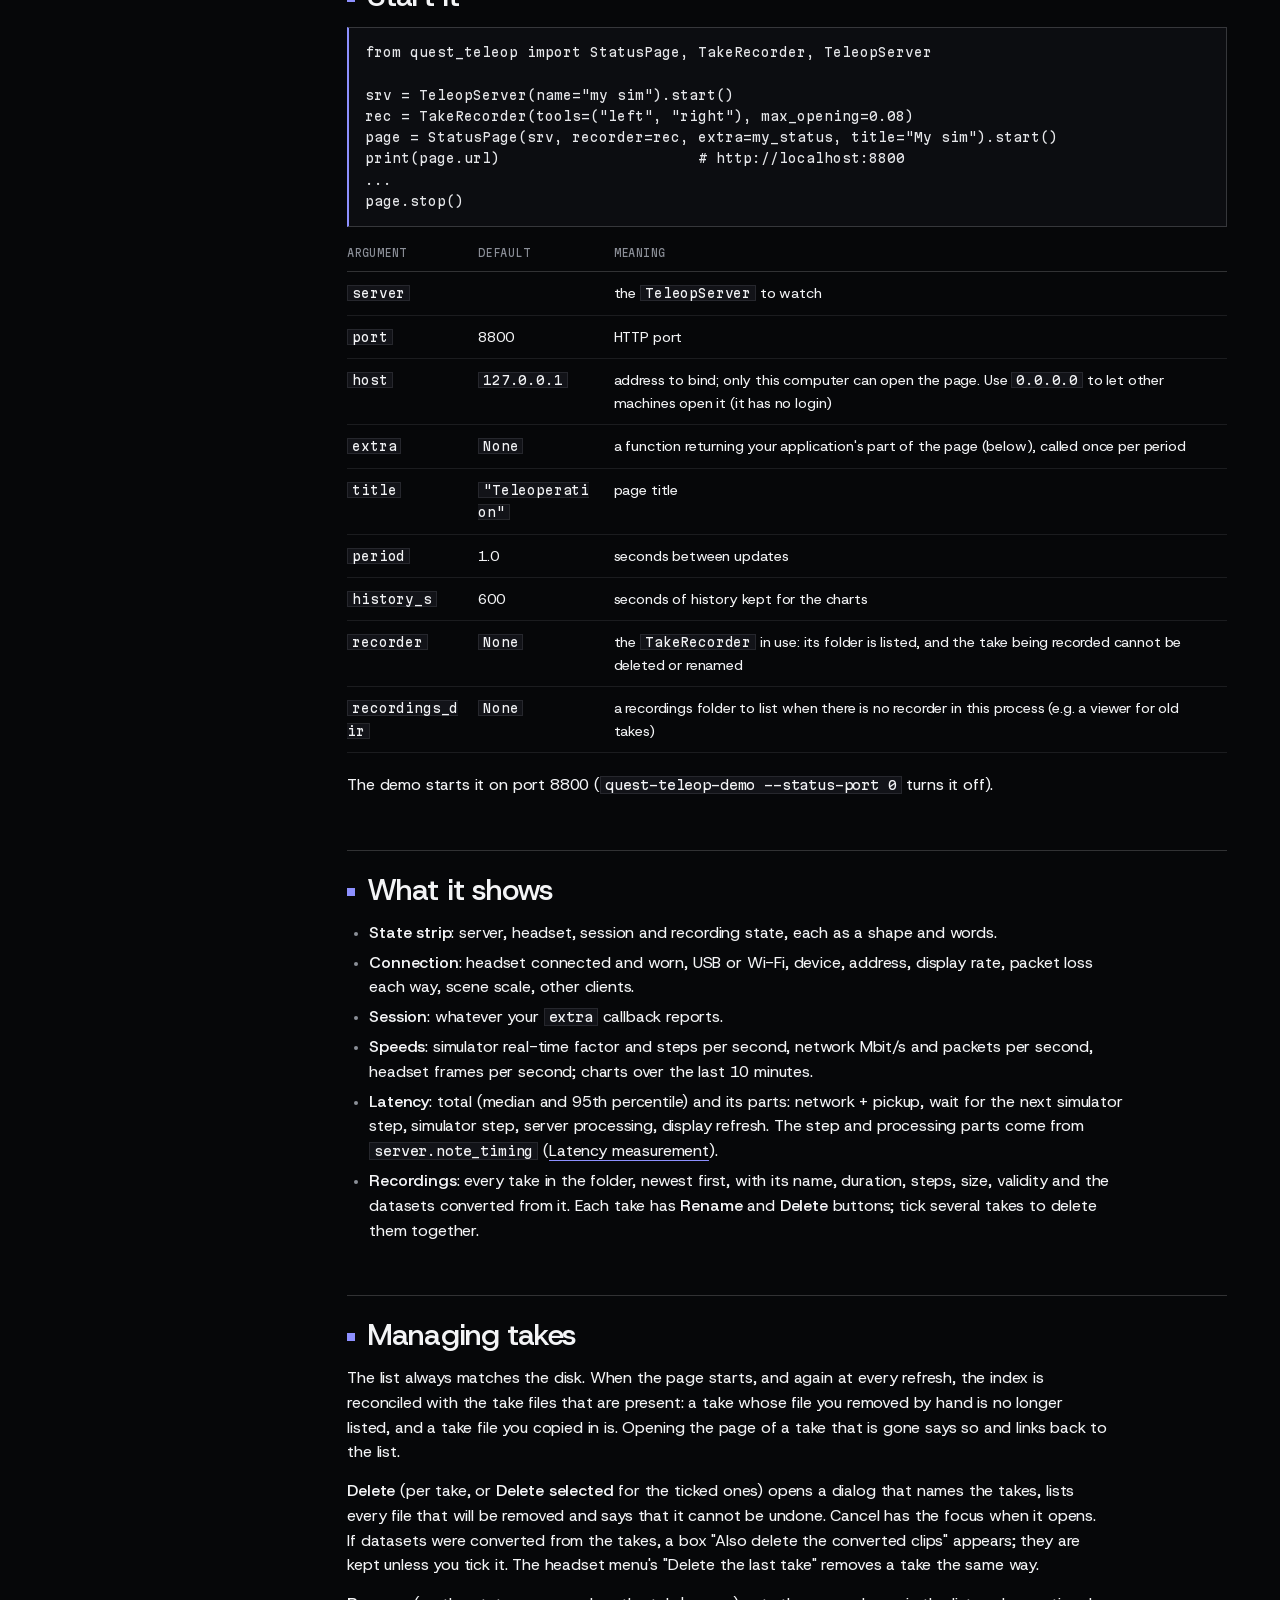
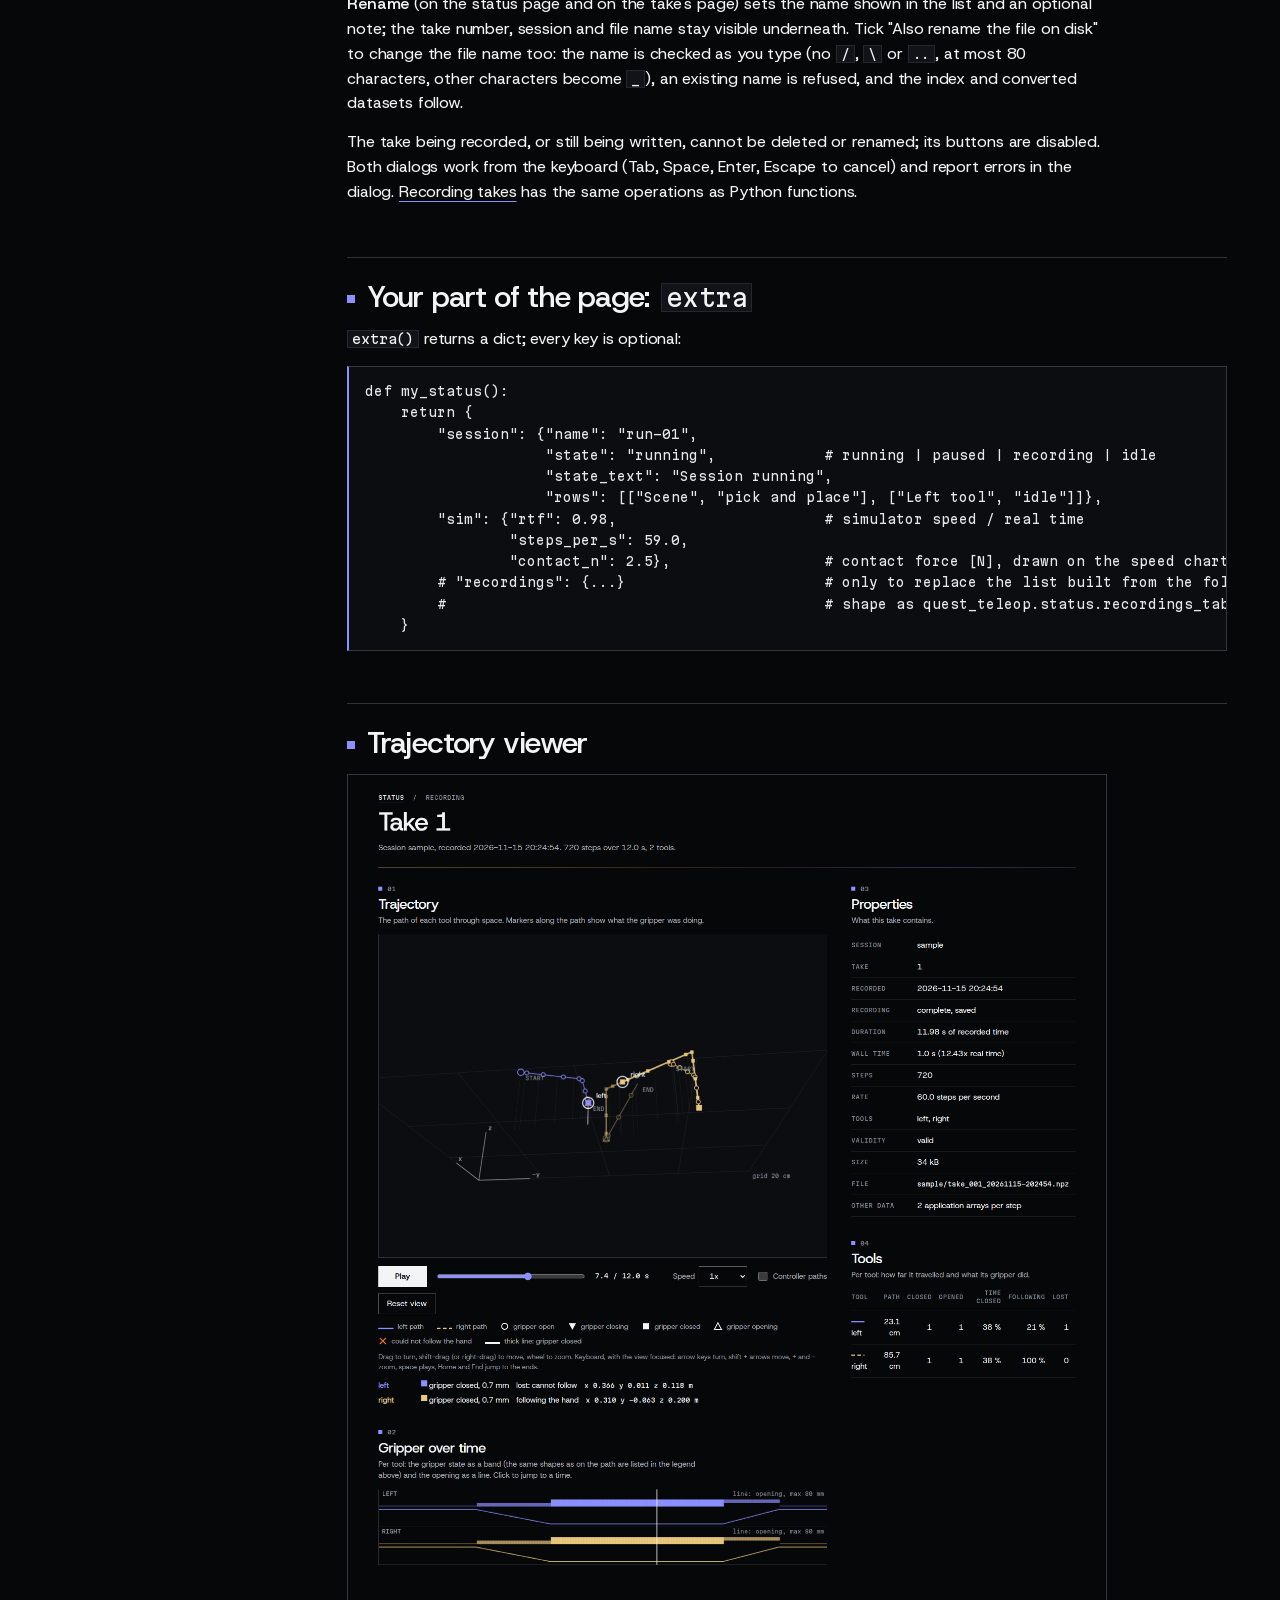
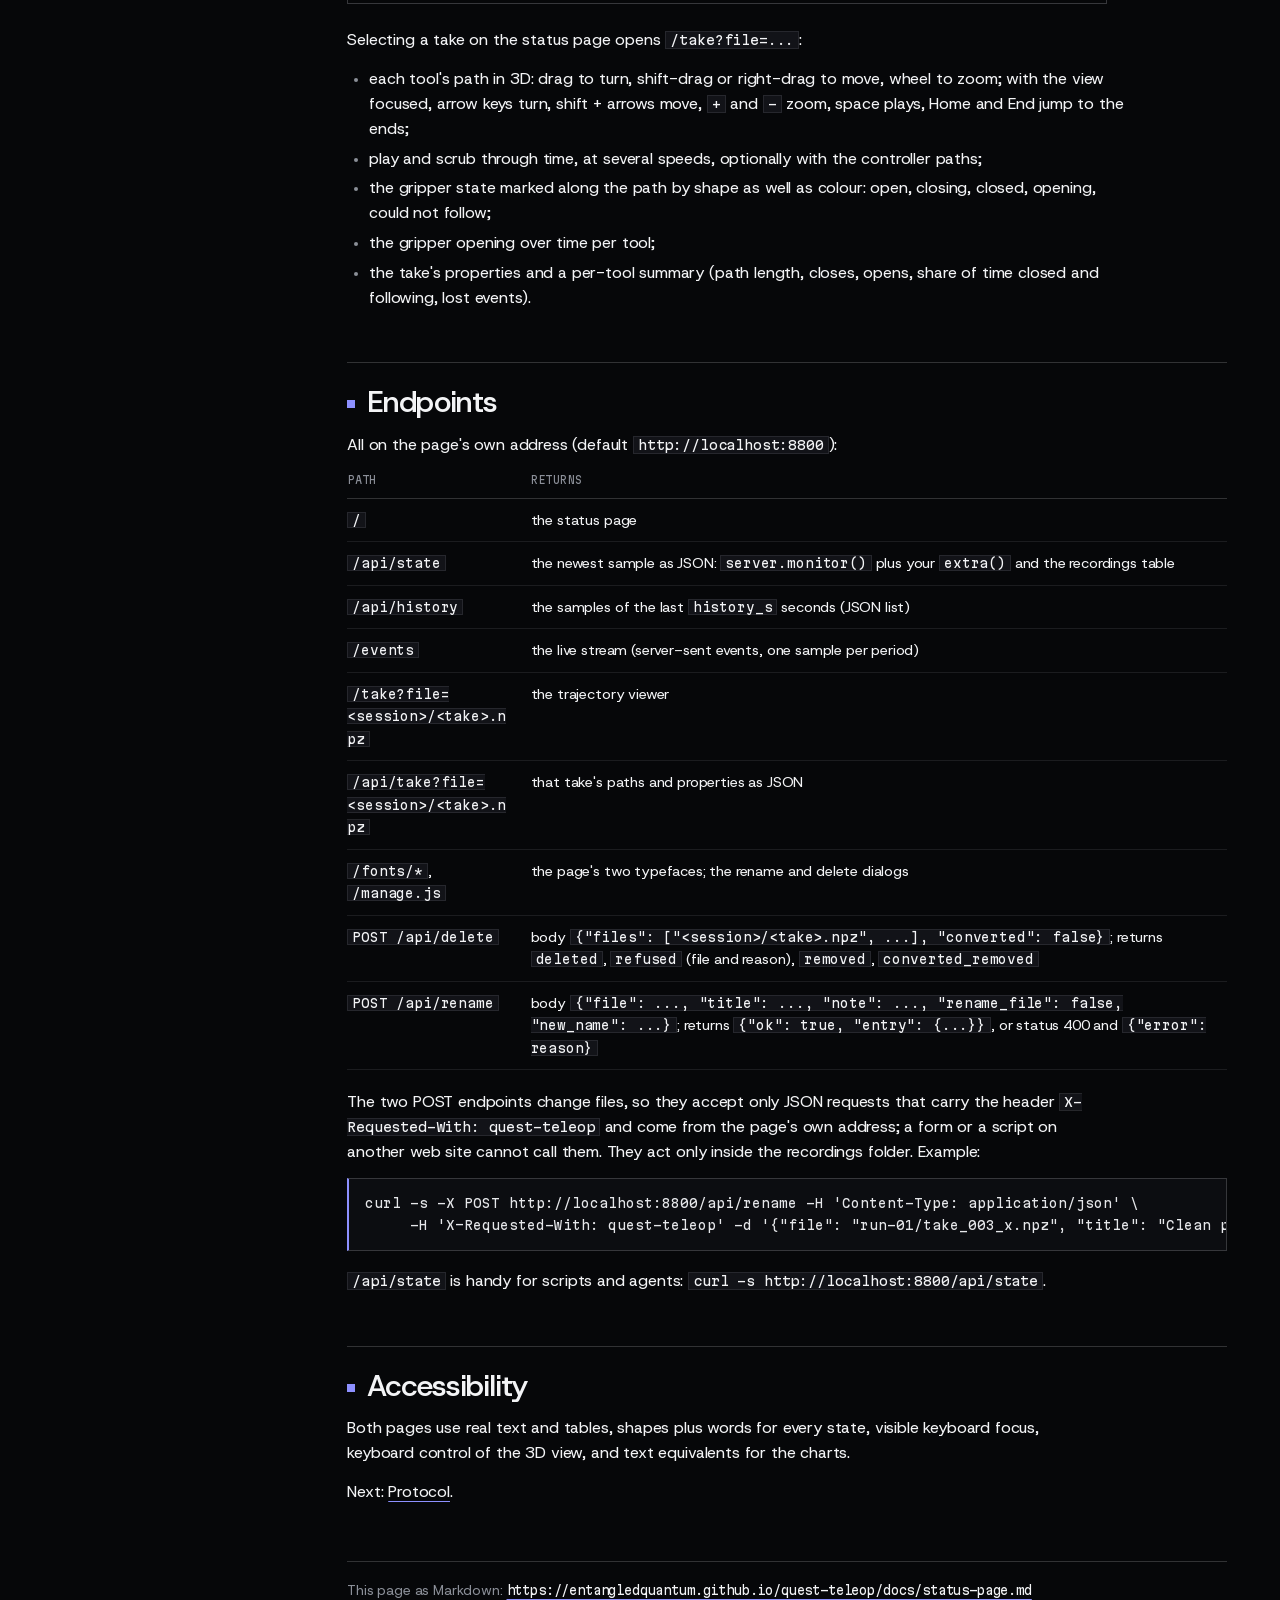
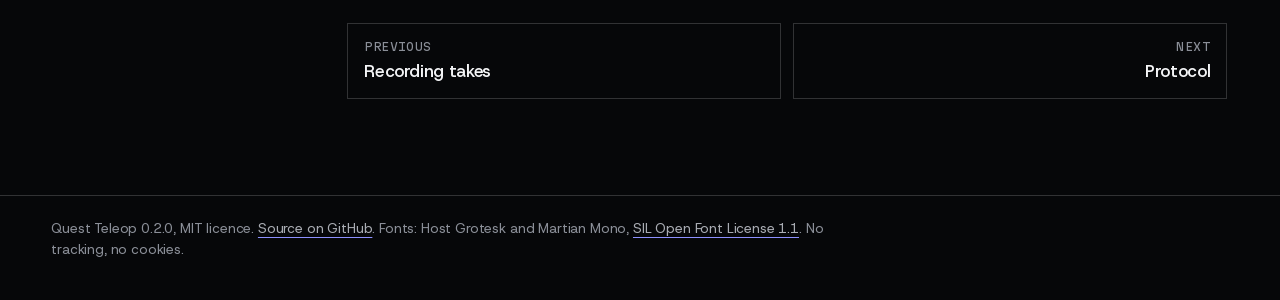
<file: site/docs/status-page.html>
<!doctype html>
<html lang="en">
<head>
<meta charset="utf-8">
<meta name="viewport" content="width=device-width, initial-scale=1">
<title>Status page and trajectory viewer · Quest Teleop docs</title>
<meta name="description" content="The local web page: what it shows, the extra callback, the trajectory viewer, the JSON endpoints.">
<link rel="canonical" href="https://entangledquantum.github.io/quest-teleop/docs/status-page.html">
<link rel="alternate" type="text/markdown" href="status-page.md" title="This page as Markdown">
<link rel="help" href="../llms.txt" type="text/plain" title="llms.txt">
<link rel="icon" href="data:image/svg+xml,%3Csvg xmlns='http://www.w3.org/2000/svg' viewBox='0 0 16 16'%3E%3Crect width='16' height='16' fill='%23060709'/%3E%3Crect x='4' y='4' width='8' height='8' fill='%238d90ff'/%3E%3C/svg%3E">
<link rel="stylesheet" href="../assets/site.css">
</head>
<body class="docs">
<a class="skip" href="#main">Skip to content</a>
<header class="topbar">
  <a class="brand" href="../index.html">Quest Teleop</a>
  <nav aria-label="Site">
    <ul>
      <li><a href="index.html">Docs</a></li>
      <li><a href="https://github.com/EntangledQuantum/quest-teleop">GitHub</a></li>
      <li><a href="../llms.txt">llms.txt</a></li>
    </ul>
  </nav>
</header>
<div class="edge" role="presentation"></div>
<div class="docs-layout">
  <nav class="sidenav" aria-label="Documentation pages">
    <p class="label">Documentation</p>
    <ol>
      <li><a href="index.html">Overview</a></li>
      <li><a href="install.html">Install</a></li>
      <li><a href="quest-setup.html">Headset setup</a></li>
      <li><a href="quick-start.html">Quick start</a></li>
      <li><a href="library.html">Use it with your own simulator</a></li>
      <li><a href="recording.html">Recording takes</a></li>
      <li><a href="status-page.html" aria-current="page">Status page and trajectory viewer</a></li>
      <li><a href="protocol.html">Protocol</a></li>
      <li><a href="measurements.html">Measurements</a></li>
      <li><a href="troubleshooting.html">Troubleshooting</a></li>
      <li><a href="faq.html">FAQ</a></li>
    </ol>
  </nav>
  <main id="main">
    <article class="prose">
<h1 id="status-page-and-trajectory-viewer">Status page and trajectory viewer</h1><nav class="onpage" aria-label="On this page"><p class="label">On this page</p><ol><li><a href="#start-it">Start it</a></li><li><a href="#what-it-shows">What it shows</a></li><li><a href="#managing-takes">Managing takes</a></li><li><a href="#your-part-of-the-page-extra">Your part of the page: extra</a></li><li><a href="#trajectory-viewer">Trajectory viewer</a></li><li><a href="#endpoints">Endpoints</a></li><li><a href="#accessibility">Accessibility</a></li></ol></nav>
<p><code>StatusPage</code> serves a local web page from your server process: who is connected and how, how fast the simulator and the network run, where the latency goes, and the recorded takes. Each take opens in a trajectory viewer. Python standard library only, live by server-sent events, static HTML with no build step, nothing loaded from the internet.</p>
<figure><img src="../assets/img/status_page.png" alt="The status page of the demo: a state strip (server running, headset connected by Wi-Fi, session running, recording take 2), then Connection, Session, Speeds with charts of the simulator real-time factor and network traffic, Latency split into its parts with a bar and a table, and a Recordings table listing one take." width="1500" height="2150" loading="lazy" decoding="async"></figure>
<h2 id="start-it">Start it <a class="anchor" href="#start-it" aria-label="Link to this section">#</a></h2>
<div class="code"><pre tabindex="0" aria-label="python code"><code class="language-python">from quest_teleop import StatusPage, TakeRecorder, TeleopServer

srv = TeleopServer(name="my sim").start()
rec = TakeRecorder(tools=("left", "right"), max_opening=0.08)
page = StatusPage(srv, recorder=rec, extra=my_status, title="My sim").start()
print(page.url)                      # http://localhost:8800
...
page.stop()</code></pre></div>
<div class="table"><table><thead><tr><th scope="col">Argument</th><th scope="col">Default</th><th scope="col">Meaning</th></tr></thead><tbody><tr><td><code>server</code></td><td></td><td>the <code>TeleopServer</code> to watch</td></tr><tr><td><code>port</code></td><td>8800</td><td>HTTP port</td></tr><tr><td><code>host</code></td><td><code>127.0.0.1</code></td><td>address to bind; only this computer can open the page. Use <code>0.0.0.0</code> to let other machines open it (it has no login)</td></tr><tr><td><code>extra</code></td><td><code>None</code></td><td>a function returning your application's part of the page (below), called once per period</td></tr><tr><td><code>title</code></td><td><code>"Teleoperation"</code></td><td>page title</td></tr><tr><td><code>period</code></td><td>1.0</td><td>seconds between updates</td></tr><tr><td><code>history_s</code></td><td>600</td><td>seconds of history kept for the charts</td></tr><tr><td><code>recorder</code></td><td><code>None</code></td><td>the <code>TakeRecorder</code> in use: its folder is listed, and the take being recorded cannot be deleted or renamed</td></tr><tr><td><code>recordings_dir</code></td><td><code>None</code></td><td>a recordings folder to list when there is no recorder in this process (e.g. a viewer for old takes)</td></tr></tbody></table></div>
<p>The demo starts it on port 8800 (<code>quest-teleop-demo --status-port 0</code> turns it off).</p>
<h2 id="what-it-shows">What it shows <a class="anchor" href="#what-it-shows" aria-label="Link to this section">#</a></h2>
<ul><li><strong>State strip</strong>: server, headset, session and recording state, each as a shape and words.</li><li><strong>Connection</strong>: headset connected and worn, USB or Wi-Fi, device, address, display rate, packet loss each way, scene scale, other clients.</li><li><strong>Session</strong>: whatever your <code>extra</code> callback reports.</li><li><strong>Speeds</strong>: simulator real-time factor and steps per second, network Mbit/s and packets per second, headset frames per second; charts over the last 10 minutes.</li><li><strong>Latency</strong>: total (median and 95th percentile) and its parts: network + pickup, wait for the next simulator step, simulator step, server processing, display refresh. The step and processing parts come from <code>server.note_timing</code> (<a href="library.html#latency-measurement">Latency measurement</a>).</li><li><strong>Recordings</strong>: every take in the folder, newest first, with its name, duration, steps, size, validity and the datasets converted from it. Each take has <strong>Rename</strong> and <strong>Delete</strong> buttons; tick several takes to delete them together.</li></ul>
<h2 id="managing-takes">Managing takes <a class="anchor" href="#managing-takes" aria-label="Link to this section">#</a></h2>
<p>The list always matches the disk. When the page starts, and again at every refresh, the index is reconciled with the take files that are present: a take whose file you removed by hand is no longer listed, and a take file you copied in is. Opening the page of a take that is gone says so and links back to the list.</p>
<p><strong>Delete</strong> (per take, or <strong>Delete selected</strong> for the ticked ones) opens a dialog that names the takes, lists every file that will be removed and says that it cannot be undone. Cancel has the focus when it opens. If datasets were converted from the takes, a box "Also delete the converted clips" appears; they are kept unless you tick it. The headset menu's "Delete the last take" removes a take the same way.</p>
<p><strong>Rename</strong> (on the status page and on the take's page) sets the name shown in the list and an optional note; the take number, session and file name stay visible underneath. Tick "Also rename the file on disk" to change the file name too: the name is checked as you type (no <code>/</code>, <code>\</code> or <code>..</code>, at most 80 characters, other characters become <code>_</code>), an existing name is refused, and the index and converted datasets follow.</p>
<p>The take being recorded, or still being written, cannot be deleted or renamed; its buttons are disabled. Both dialogs work from the keyboard (Tab, Space, Enter, Escape to cancel) and report errors in the dialog. <a href="recording.html#deleting-renaming-and-keeping-the-index-in-step">Recording takes</a> has the same operations as Python functions.</p>
<h2 id="your-part-of-the-page-extra">Your part of the page: <code>extra</code> <a class="anchor" href="#your-part-of-the-page-extra" aria-label="Link to this section">#</a></h2>
<p><code>extra()</code> returns a dict; every key is optional:</p>
<div class="code"><pre tabindex="0" aria-label="python code"><code class="language-python">def my_status():
    return {
        "session": {"name": "run-01",
                    "state": "running",            # running | paused | recording | idle
                    "state_text": "Session running",
                    "rows": [["Scene", "pick and place"], ["Left tool", "idle"]]},
        "sim": {"rtf": 0.98,                       # simulator speed / real time
                "steps_per_s": 59.0,
                "contact_n": 2.5},                 # contact force [N], drawn on the speed chart
        # "recordings": {...}                      # only to replace the list built from the folder; same
        #                                          # shape as quest_teleop.status.recordings_table(root)
    }</code></pre></div>
<h2 id="trajectory-viewer">Trajectory viewer <a class="anchor" href="#trajectory-viewer" aria-label="Link to this section">#</a></h2>
<figure><img src="../assets/img/trajectory_page.png" alt="The trajectory view of take 1: a 3D plot of the left and right tool paths with start and end labels and gripper-state markers, play and scrub controls, a legend, a properties table (session, take, duration, steps, rate, tools, validity, size), a per-tool table (path length, closes, opens, time closed, following, lost), and a gripper-over-time chart." width="1500" height="1640" loading="lazy" decoding="async"></figure>
<p>Selecting a take on the status page opens <code>/take?file=...</code>:</p>
<ul><li>each tool's path in 3D: drag to turn, shift-drag or right-drag to move, wheel to zoom; with the view focused, arrow keys turn, shift + arrows move, <code>+</code> and <code>-</code> zoom, space plays, Home and End jump to the ends;</li><li>play and scrub through time, at several speeds, optionally with the controller paths;</li><li>the gripper state marked along the path by shape as well as colour: open, closing, closed, opening, could not follow;</li><li>the gripper opening over time per tool;</li><li>the take's properties and a per-tool summary (path length, closes, opens, share of time closed and following, lost events).</li></ul>
<h2 id="endpoints">Endpoints <a class="anchor" href="#endpoints" aria-label="Link to this section">#</a></h2>
<p>All on the page's own address (default <code>http://localhost:8800</code>):</p>
<div class="table"><table><thead><tr><th scope="col">Path</th><th scope="col">Returns</th></tr></thead><tbody><tr><td><code>/</code></td><td>the status page</td></tr><tr><td><code>/api/state</code></td><td>the newest sample as JSON: <code>server.monitor()</code> plus your <code>extra()</code> and the recordings table</td></tr><tr><td><code>/api/history</code></td><td>the samples of the last <code>history_s</code> seconds (JSON list)</td></tr><tr><td><code>/events</code></td><td>the live stream (server-sent events, one sample per period)</td></tr><tr><td><code>/take?file=&lt;session&gt;/&lt;take&gt;.npz</code></td><td>the trajectory viewer</td></tr><tr><td><code>/api/take?file=&lt;session&gt;/&lt;take&gt;.npz</code></td><td>that take's paths and properties as JSON</td></tr><tr><td><code>/fonts/*</code>, <code>/manage.js</code></td><td>the page's two typefaces; the rename and delete dialogs</td></tr><tr><td><code>POST /api/delete</code></td><td>body <code>{"files": ["&lt;session&gt;/&lt;take&gt;.npz", ...], "converted": false}</code>; returns <code>deleted</code>, <code>refused</code> (file and reason), <code>removed</code>, <code>converted_removed</code></td></tr><tr><td><code>POST /api/rename</code></td><td>body <code>{"file": ..., "title": ..., "note": ..., "rename_file": false, "new_name": ...}</code>; returns <code>{"ok": true, "entry": {...}}</code>, or status 400 and <code>{"error": reason}</code></td></tr></tbody></table></div>
<p>The two POST endpoints change files, so they accept only JSON requests that carry the header <code>X-Requested-With: quest-teleop</code> and come from the page's own address; a form or a script on another web site cannot call them. They act only inside the recordings folder. Example:</p>
<div class="code"><pre tabindex="0" aria-label="bash code"><code class="language-bash">curl -s -X POST http://localhost:8800/api/rename -H 'Content-Type: application/json' \
     -H 'X-Requested-With: quest-teleop' -d '{"file": "run-01/take_003_x.npz", "title": "Clean pick"}'</code></pre></div>
<p><code>/api/state</code> is handy for scripts and agents: <code>curl -s http://localhost:8800/api/state</code>.</p>
<h2 id="accessibility">Accessibility <a class="anchor" href="#accessibility" aria-label="Link to this section">#</a></h2>
<p>Both pages use real text and tables, shapes plus words for every state, visible keyboard focus, keyboard control of the 3D view, and text equivalents for the charts.</p>
<p>Next: <a href="protocol.html">Protocol</a>.</p>
    </article>
    <footer class="page-foot">
      <p class="md-link">This page as Markdown: <a href="status-page.md" type="text/markdown"><code>https://entangledquantum.github.io/quest-teleop/docs/status-page.md</code></a></p>
      <nav class="prev-next" aria-label="Previous and next page"><a class="pn prev" href="recording.html"><span class="label">Previous</span>Recording takes</a><a class="pn next" href="protocol.html"><span class="label">Next</span>Protocol</a></nav>
    </footer>
  </main>
</div>
<footer class="site-foot">
  <p>Quest Teleop 0.2.0, MIT licence. <a href="https://github.com/EntangledQuantum/quest-teleop">Source on GitHub</a>. Fonts: Host Grotesk and Martian Mono,
  <a href="../assets/fonts/OFL.txt">SIL Open Font License 1.1</a>. No tracking, no cookies.</p>
</footer>
</body>
</html>
</file>
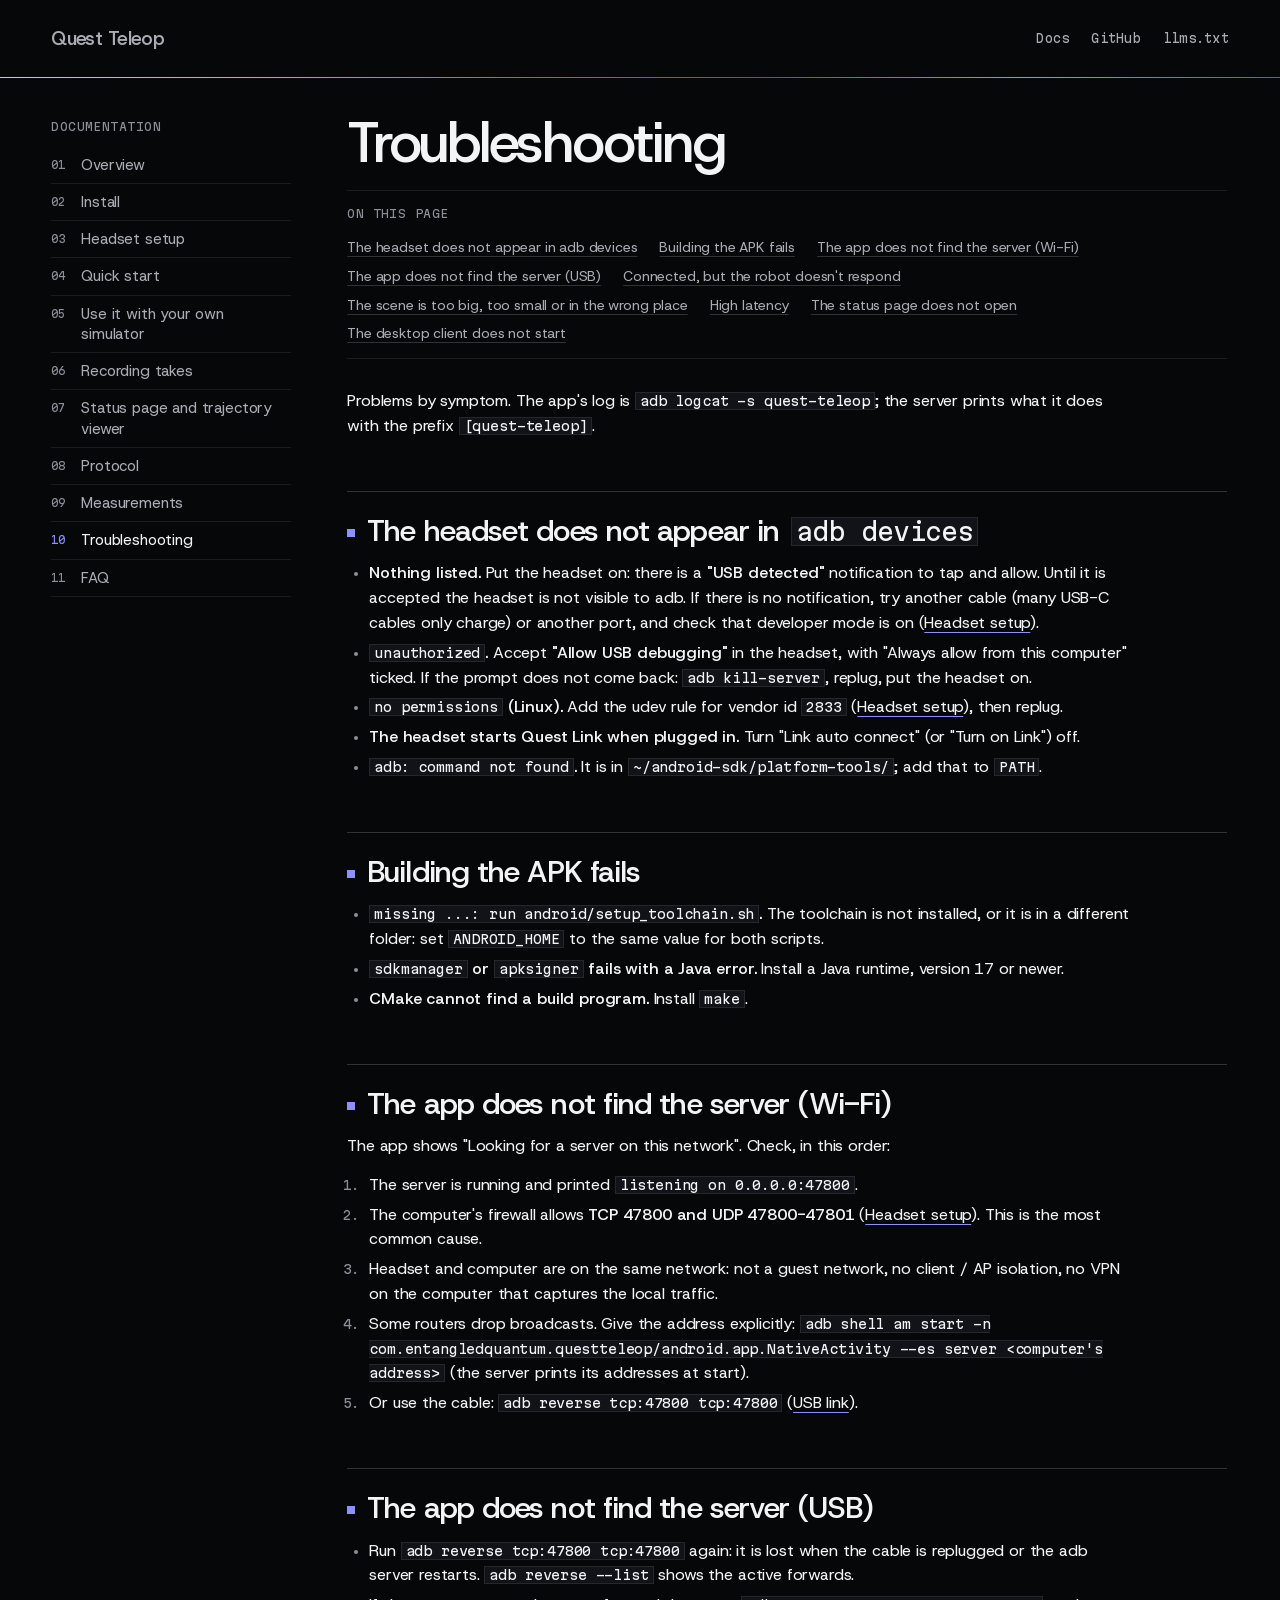
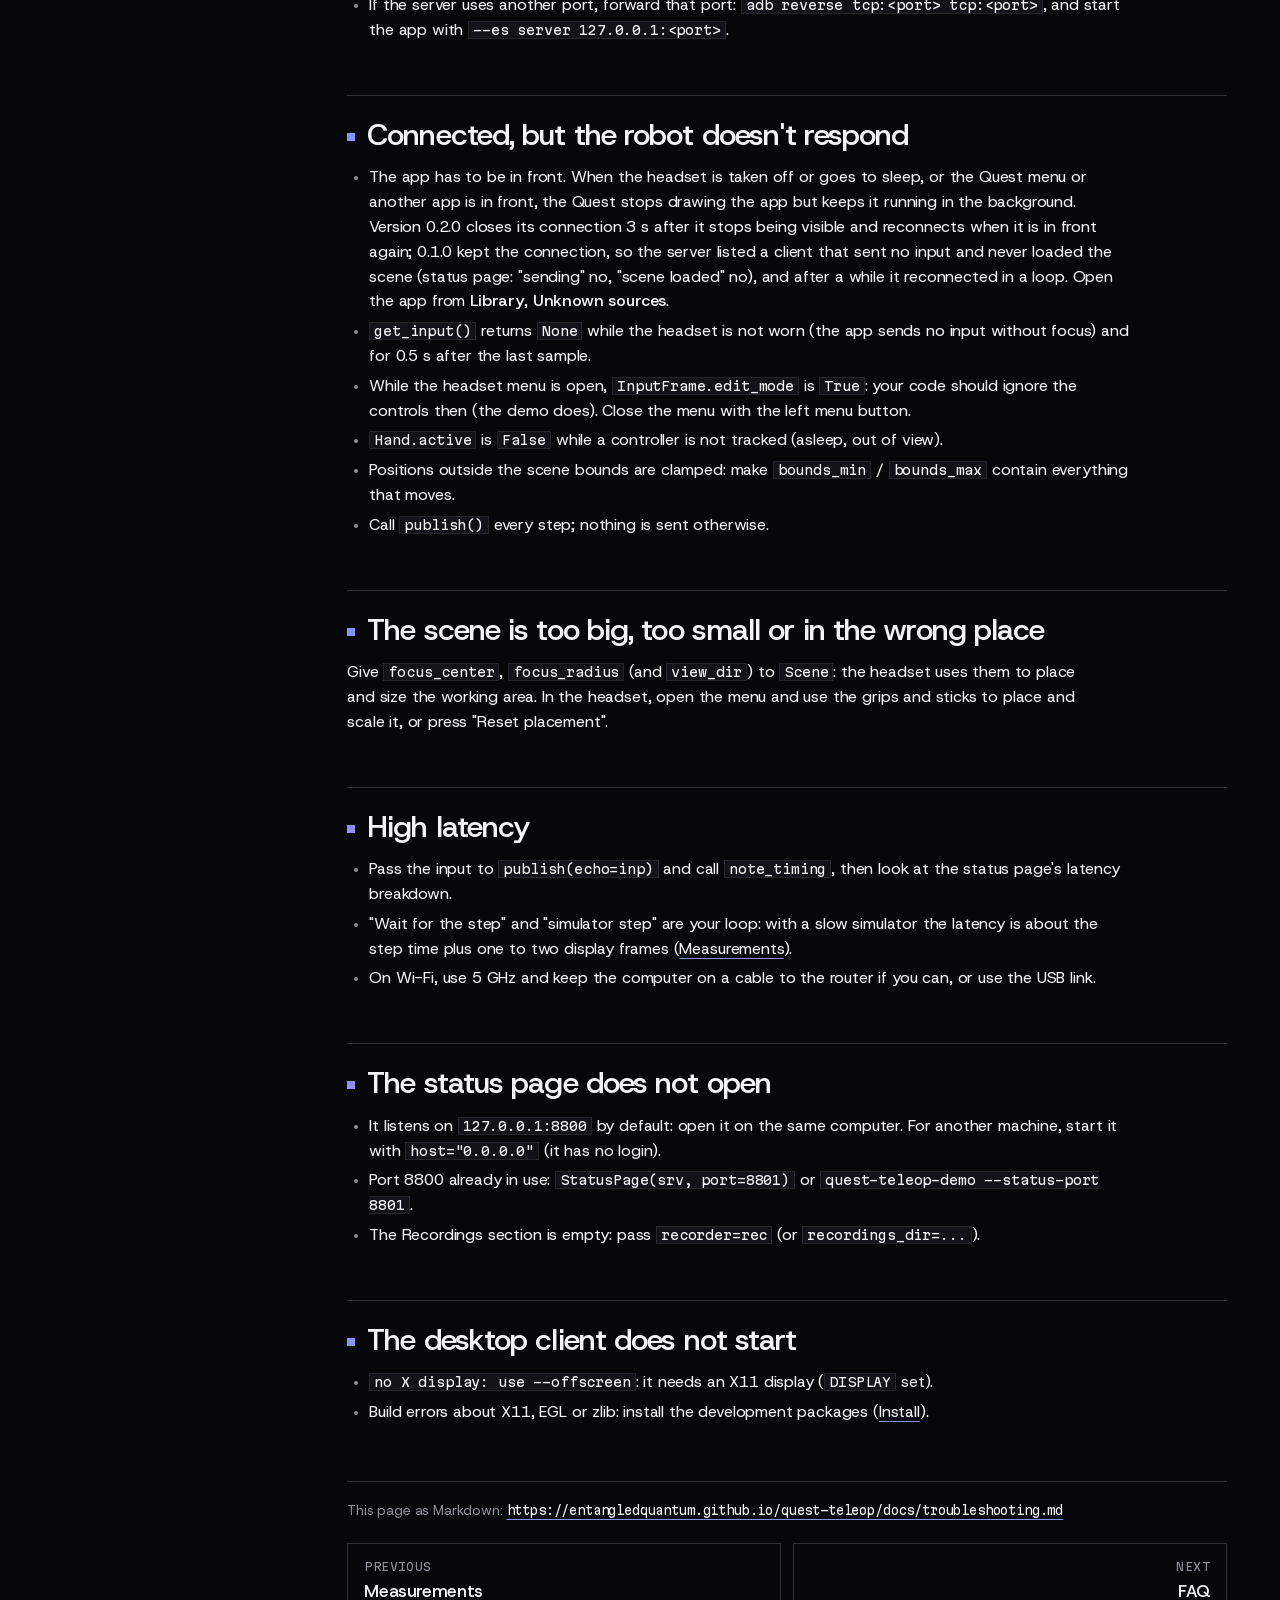
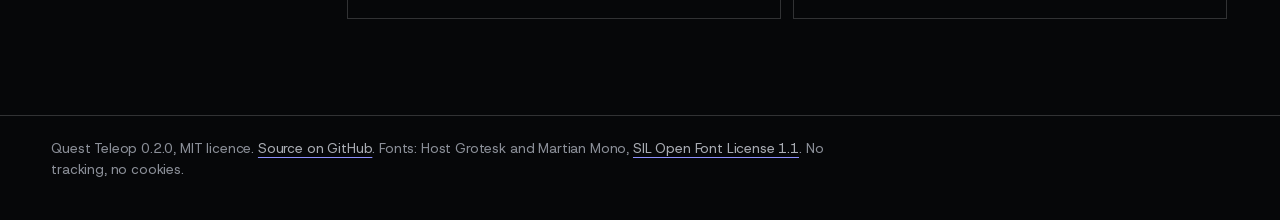
<file: site/docs/troubleshooting.html>
<!doctype html>
<html lang="en">
<head>
<meta charset="utf-8">
<meta name="viewport" content="width=device-width, initial-scale=1">
<title>Troubleshooting · Quest Teleop docs</title>
<meta name="description" content="The headset does not appear in adb, the build fails, the app does not find the server, the robot doesn&#x27;t respond, high latency, the status page does not open.">
<link rel="canonical" href="https://entangledquantum.github.io/quest-teleop/docs/troubleshooting.html">
<link rel="alternate" type="text/markdown" href="troubleshooting.md" title="This page as Markdown">
<link rel="help" href="../llms.txt" type="text/plain" title="llms.txt">
<link rel="icon" href="data:image/svg+xml,%3Csvg xmlns='http://www.w3.org/2000/svg' viewBox='0 0 16 16'%3E%3Crect width='16' height='16' fill='%23060709'/%3E%3Crect x='4' y='4' width='8' height='8' fill='%238d90ff'/%3E%3C/svg%3E">
<link rel="stylesheet" href="../assets/site.css">
</head>
<body class="docs">
<a class="skip" href="#main">Skip to content</a>
<header class="topbar">
  <a class="brand" href="../index.html">Quest Teleop</a>
  <nav aria-label="Site">
    <ul>
      <li><a href="index.html">Docs</a></li>
      <li><a href="https://github.com/EntangledQuantum/quest-teleop">GitHub</a></li>
      <li><a href="../llms.txt">llms.txt</a></li>
    </ul>
  </nav>
</header>
<div class="edge" role="presentation"></div>
<div class="docs-layout">
  <nav class="sidenav" aria-label="Documentation pages">
    <p class="label">Documentation</p>
    <ol>
      <li><a href="index.html">Overview</a></li>
      <li><a href="install.html">Install</a></li>
      <li><a href="quest-setup.html">Headset setup</a></li>
      <li><a href="quick-start.html">Quick start</a></li>
      <li><a href="library.html">Use it with your own simulator</a></li>
      <li><a href="recording.html">Recording takes</a></li>
      <li><a href="status-page.html">Status page and trajectory viewer</a></li>
      <li><a href="protocol.html">Protocol</a></li>
      <li><a href="measurements.html">Measurements</a></li>
      <li><a href="troubleshooting.html" aria-current="page">Troubleshooting</a></li>
      <li><a href="faq.html">FAQ</a></li>
    </ol>
  </nav>
  <main id="main">
    <article class="prose">
<h1 id="troubleshooting">Troubleshooting</h1><nav class="onpage" aria-label="On this page"><p class="label">On this page</p><ol><li><a href="#the-headset-does-not-appear-in-adb-devices">The headset does not appear in adb devices</a></li><li><a href="#building-the-apk-fails">Building the APK fails</a></li><li><a href="#the-app-does-not-find-the-server-wi-fi">The app does not find the server (Wi-Fi)</a></li><li><a href="#the-app-does-not-find-the-server-usb">The app does not find the server (USB)</a></li><li><a href="#connected-but-the-robot-doesnt-respond">Connected, but the robot doesn&#x27;t respond</a></li><li><a href="#the-scene-is-too-big-too-small-or-in-the-wrong-place">The scene is too big, too small or in the wrong place</a></li><li><a href="#high-latency">High latency</a></li><li><a href="#the-status-page-does-not-open">The status page does not open</a></li><li><a href="#the-desktop-client-does-not-start">The desktop client does not start</a></li></ol></nav>
<p>Problems by symptom. The app's log is <code>adb logcat -s quest-teleop</code>; the server prints what it does with the prefix <code>[quest-teleop]</code>.</p>
<h2 id="the-headset-does-not-appear-in-adb-devices">The headset does not appear in <code>adb devices</code> <a class="anchor" href="#the-headset-does-not-appear-in-adb-devices" aria-label="Link to this section">#</a></h2>
<ul><li><strong>Nothing listed.</strong> Put the headset on: there is a <strong>"USB detected"</strong> notification to tap and allow. Until it is accepted the headset is not visible to adb. If there is no notification, try another cable (many USB-C cables only charge) or another port, and check that developer mode is on (<a href="quest-setup.html#1-developer-mode-once-person">Headset setup</a>).</li><li><strong><code>unauthorized</code>.</strong> Accept <strong>"Allow USB debugging"</strong> in the headset, with "Always allow from this computer" ticked. If the prompt does not come back: <code>adb kill-server</code>, replug, put the headset on.</li><li><strong><code>no permissions</code> (Linux).</strong> Add the udev rule for vendor id <code>2833</code> (<a href="quest-setup.html#udev-rule-on-linux-root">Headset setup</a>), then replug.</li><li><strong>The headset starts Quest Link when plugged in.</strong> Turn "Link auto connect" (or "Turn on Link") off.</li><li><strong><code>adb: command not found</code>.</strong> It is in <code>~/android-sdk/platform-tools/</code>; add that to <code>PATH</code>.</li></ul>
<h2 id="building-the-apk-fails">Building the APK fails <a class="anchor" href="#building-the-apk-fails" aria-label="Link to this section">#</a></h2>
<ul><li><strong><code>missing ...: run android/setup_toolchain.sh</code>.</strong> The toolchain is not installed, or it is in a different folder: set <code>ANDROID_HOME</code> to the same value for both scripts.</li><li><strong><code>sdkmanager</code> or <code>apksigner</code> fails with a Java error.</strong> Install a Java runtime, version 17 or newer.</li><li><strong>CMake cannot find a build program.</strong> Install <code>make</code>.</li></ul>
<h2 id="the-app-does-not-find-the-server-wi-fi">The app does not find the server (Wi-Fi) <a class="anchor" href="#the-app-does-not-find-the-server-wi-fi" aria-label="Link to this section">#</a></h2>
<p>The app shows "Looking for a server on this network". Check, in this order:</p>
<ol><li>The server is running and printed <code>listening on 0.0.0.0:47800</code>.</li><li>The computer's firewall allows <strong>TCP 47800 and UDP 47800-47801</strong> (<a href="quest-setup.html#5-network-wi-fi">Headset setup</a>). This is the most common cause.</li><li>Headset and computer are on the same network: not a guest network, no client / AP isolation, no VPN on the computer that captures the local traffic.</li><li>Some routers drop broadcasts. Give the address explicitly: <code>adb shell am start -n com.entangledquantum.questteleop/android.app.NativeActivity --es server &lt;computer's address&gt;</code> (the server prints its addresses at start).</li><li>Or use the cable: <code>adb reverse tcp:47800 tcp:47800</code> (<a href="quest-setup.html#6-network-usb-cable-instead-of-wi-fi">USB link</a>).</li></ol>
<h2 id="the-app-does-not-find-the-server-usb">The app does not find the server (USB) <a class="anchor" href="#the-app-does-not-find-the-server-usb" aria-label="Link to this section">#</a></h2>
<ul><li>Run <code>adb reverse tcp:47800 tcp:47800</code> again: it is lost when the cable is replugged or the adb server restarts. <code>adb reverse --list</code> shows the active forwards.</li><li>If the server uses another port, forward that port: <code>adb reverse tcp:&lt;port&gt; tcp:&lt;port&gt;</code>, and start the app with <code>--es server 127.0.0.1:&lt;port&gt;</code>.</li></ul>
<h2 id="connected-but-the-robot-doesnt-respond">Connected, but the robot doesn't respond <a class="anchor" href="#connected-but-the-robot-doesnt-respond" aria-label="Link to this section">#</a></h2>
<ul><li>The app has to be in front. When the headset is taken off or goes to sleep, or the Quest menu or another app is in front, the Quest stops drawing the app but keeps it running in the background. Version 0.2.0 closes its connection 3 s after it stops being visible and reconnects when it is in front again; 0.1.0 kept the connection, so the server listed a client that sent no input and never loaded the scene (status page: "sending" no, "scene loaded" no), and after a while it reconnected in a loop. Open the app from <strong>Library</strong>, <strong>Unknown sources</strong>.</li><li><code>get_input()</code> returns <code>None</code> while the headset is not worn (the app sends no input without focus) and for 0.5 s after the last sample.</li><li>While the headset menu is open, <code>InputFrame.edit_mode</code> is <code>True</code>: your code should ignore the controls then (the demo does). Close the menu with the left menu button.</li><li><code>Hand.active</code> is <code>False</code> while a controller is not tracked (asleep, out of view).</li><li>Positions outside the scene bounds are clamped: make <code>bounds_min</code> / <code>bounds_max</code> contain everything that moves.</li><li>Call <code>publish()</code> every step; nothing is sent otherwise.</li></ul>
<h2 id="the-scene-is-too-big-too-small-or-in-the-wrong-place">The scene is too big, too small or in the wrong place <a class="anchor" href="#the-scene-is-too-big-too-small-or-in-the-wrong-place" aria-label="Link to this section">#</a></h2>
<p>Give <code>focus_center</code>, <code>focus_radius</code> (and <code>view_dir</code>) to <code>Scene</code>: the headset uses them to place and size the working area. In the headset, open the menu and use the grips and sticks to place and scale it, or press "Reset placement".</p>
<h2 id="high-latency">High latency <a class="anchor" href="#high-latency" aria-label="Link to this section">#</a></h2>
<ul><li>Pass the input to <code>publish(echo=inp)</code> and call <code>note_timing</code>, then look at the status page's latency breakdown.</li><li>"Wait for the step" and "simulator step" are your loop: with a slow simulator the latency is about the step time plus one to two display frames (<a href="measurements.html">Measurements</a>).</li><li>On Wi-Fi, use 5 GHz and keep the computer on a cable to the router if you can, or use the USB link.</li></ul>
<h2 id="the-status-page-does-not-open">The status page does not open <a class="anchor" href="#the-status-page-does-not-open" aria-label="Link to this section">#</a></h2>
<ul><li>It listens on <code>127.0.0.1:8800</code> by default: open it on the same computer. For another machine, start it with <code>host="0.0.0.0"</code> (it has no login).</li><li>Port 8800 already in use: <code>StatusPage(srv, port=8801)</code> or <code>quest-teleop-demo --status-port 8801</code>.</li><li>The Recordings section is empty: pass <code>recorder=rec</code> (or <code>recordings_dir=...</code>).</li></ul>
<h2 id="the-desktop-client-does-not-start">The desktop client does not start <a class="anchor" href="#the-desktop-client-does-not-start" aria-label="Link to this section">#</a></h2>
<ul><li><code>no X display: use --offscreen</code>: it needs an X11 display (<code>DISPLAY</code> set).</li><li>Build errors about X11, EGL or zlib: install the development packages (<a href="install.html#3-the-desktop-client-optional">Install</a>).</li></ul>
    </article>
    <footer class="page-foot">
      <p class="md-link">This page as Markdown: <a href="troubleshooting.md" type="text/markdown"><code>https://entangledquantum.github.io/quest-teleop/docs/troubleshooting.md</code></a></p>
      <nav class="prev-next" aria-label="Previous and next page"><a class="pn prev" href="measurements.html"><span class="label">Previous</span>Measurements</a><a class="pn next" href="faq.html"><span class="label">Next</span>FAQ</a></nav>
    </footer>
  </main>
</div>
<footer class="site-foot">
  <p>Quest Teleop 0.2.0, MIT licence. <a href="https://github.com/EntangledQuantum/quest-teleop">Source on GitHub</a>. Fonts: Host Grotesk and Martian Mono,
  <a href="../assets/fonts/OFL.txt">SIL Open Font License 1.1</a>. No tracking, no cookies.</p>
</footer>
</body>
</html>
</file>
<file: site/assets/site.css>
/* quest-teleop site. The visual language of the status page (server/quest_teleop/status_page/index.html): dark,
   square corners, hairlines, no boxes; Host Grotesk for text, Martian Mono for labels and code; violet accent. */
@font-face { font-family: "Host Grotesk"; font-weight: 400; src: url("fonts/HostGrotesk-Regular.ttf") format("truetype"); font-display: swap; }
@font-face { font-family: "Host Grotesk"; font-weight: 500; src: url("fonts/HostGrotesk-Medium.ttf") format("truetype"); font-display: swap; }
@font-face { font-family: "Martian Mono"; font-weight: 400; src: url("fonts/MartianMono-Regular.ttf") format("truetype"); font-display: swap; }

:root {
  color-scheme: dark;
  --void: #060709; --surface: #0c0d11; --surface-2: #121318; --ink: #f3f4f6; --ink-muted: #a9acb3; --ink-dim: #8b8f98;
  --rule: rgba(243,244,246,.18); --rule-soft: rgba(243,244,246,.09);
  --accent: #8d90ff; --straw: #e8c77e; --thermal: #f0713a;
  --font-sans: "Host Grotesk", ui-sans-serif, system-ui, sans-serif;
  --font-mono: "Martian Mono", ui-monospace, "SF Mono", Menlo, Consolas, monospace;
  --gutter: clamp(16px, 4vw, 72px);
}
* { box-sizing: border-box; border-radius: 0; }
html { -webkit-text-size-adjust: 100%; }
html, body { background: var(--void); color: var(--ink); margin: 0; }
body { font-family: var(--font-sans); font-size: 16px; line-height: 1.55; letter-spacing: -.01em; -webkit-font-smoothing: antialiased; overflow-wrap: break-word; }
a { color: var(--ink); text-decoration: underline; text-decoration-color: var(--accent); text-underline-offset: 4px; text-decoration-thickness: 1px; }
a:hover { color: var(--accent); }
:focus-visible { outline: 2px solid var(--accent); outline-offset: 3px; }
img { max-width: 100%; height: auto; display: block; }
code, pre, kbd { font-family: var(--font-mono); }
.skip { position: absolute; left: -9999px; top: 8px; background: var(--ink); color: var(--void); padding: 8px 14px; z-index: 10; text-decoration: none; }
.skip:focus { left: var(--gutter); }
.sr { position: absolute; width: 1px; height: 1px; overflow: hidden; clip: rect(0 0 0 0); white-space: nowrap; }
.label { font-family: var(--font-mono); font-size: 11.5px; line-height: 1.4; letter-spacing: .04em; text-transform: uppercase; color: var(--ink-dim); margin: 0; }
.edge { height: 1px; background: linear-gradient(90deg, #e8c77e 0%, #d9a55b 20%, #a9683a 40%, #7d4766 60%, #8d90ff 80%, #5d6673 100%); }
.wrap { max-width: 1440px; margin: 0 auto; padding: 0 var(--gutter); }
.page-title { font-size: clamp(40px, 6vw, 84px); line-height: 1; letter-spacing: -.045em; font-weight: 500; margin: 0; }
.page-desc { font-size: 17px; line-height: 1.55; color: var(--ink-muted); margin: 0; max-width: 62ch; }
.marker { display: flex; align-items: center; gap: 10px; }
.marker::before { content: ""; width: 8px; height: 8px; background: var(--accent); flex: none; }
.section-title { font-size: clamp(26px, 2.6vw, 34px); line-height: 1.08; letter-spacing: -.03em; font-weight: 500; margin: 0; }
.section-desc { font-size: 15px; line-height: 1.5; color: var(--ink-muted); margin: 0; max-width: 68ch; }

/* ---------------------------------------------------------------------------------------------- landing */
.hero { padding: clamp(48px, 9vw, 120px) 0 clamp(36px, 5vw, 56px); display: grid; gap: 18px; }
.cta { display: flex; flex-wrap: wrap; gap: 12px; margin-top: 14px; }
.btn { display: inline-flex; align-items: center; gap: 14px; min-height: 48px; padding: 12px 20px; font-size: 16px; font-weight: 500; letter-spacing: -.01em; text-decoration: none; border: 1px solid var(--ink); }
.btn .hint { font-family: var(--font-mono); font-size: 11px; letter-spacing: .04em; text-transform: uppercase; font-weight: 400; }
.btn.primary { background: var(--ink); color: var(--void); }
.btn.primary .hint { color: #3c3f47; }
.btn.primary:hover { background: var(--accent); border-color: var(--accent); color: var(--void); }
.btn.secondary { background: transparent; color: var(--ink); border-color: var(--rule); }
.btn.secondary .hint { color: var(--ink-dim); }
.btn.secondary:hover { border-color: var(--accent); color: var(--ink); }

.block { padding: clamp(40px, 6vw, 72px) 0 0; }
.block-head { display: grid; gap: 8px; margin-bottom: 22px; }

.agent { display: grid; gap: 14px; }
.oneliner { display: flex; align-items: stretch; border: 1px solid var(--rule); background: var(--surface); max-width: 1040px; }
.oneliner code { flex: 1; min-width: 0; padding: 16px 18px; font-size: 13.5px; line-height: 1.7; color: var(--ink); user-select: all; -webkit-user-select: all; overflow-wrap: anywhere; }
.copy { flex: none; font: inherit; font-family: var(--font-mono); font-size: 11.5px; letter-spacing: .04em; text-transform: uppercase; color: var(--void); background: var(--ink); border: 0; border-left: 1px solid var(--rule); padding: 0 18px; min-width: 92px; cursor: pointer; }
.copy:hover { background: var(--accent); }
.copy[hidden] { display: none; }
.agent-links { display: flex; flex-wrap: wrap; gap: 6px 22px; font-family: var(--font-mono); font-size: 12px; color: var(--ink-muted); margin: 0; padding: 0; list-style: none; }

.facts { list-style: none; margin: 0; padding: 0; display: grid; grid-template-columns: repeat(auto-fit, minmax(min(100%, 230px), 1fr)); border-top: 1px solid var(--rule); }
.facts li { padding: 18px 24px 20px 0; border-bottom: 1px solid var(--rule-soft); display: grid; gap: 6px; align-content: start; }
.facts strong { font-weight: 500; font-size: 18px; letter-spacing: -.02em; }
.facts span { color: var(--ink-muted); font-size: 14.5px; line-height: 1.5; }
.facts code { font-size: .86em; color: var(--ink); }

.shots { list-style: none; margin: 0; padding: 0; display: grid; grid-template-columns: repeat(auto-fit, minmax(min(100%, 360px), 1fr)); gap: 44px 32px; }
.shots figure { margin: 0; display: grid; gap: 14px; align-content: start; }
.shots .frame { border: 1px solid var(--rule); background: var(--surface); aspect-ratio: 1500 / 1150; overflow: hidden; }
.shots .frame img { width: 100%; height: 100%; object-fit: cover; object-position: top center; }
.shots figcaption { display: grid; gap: 6px; }
.shots h3 { font-size: 20px; line-height: 1.2; letter-spacing: -.02em; font-weight: 500; margin: 0; }
.shots p { margin: 0; color: var(--ink-muted); font-size: 15px; line-height: 1.5; max-width: 58ch; }
.shots .label { margin-bottom: 2px; }

.site-foot { max-width: 1440px; margin: clamp(56px, 8vw, 96px) auto 0; padding: 22px var(--gutter) 40px; border-top: 1px solid var(--rule); color: var(--ink-dim); font-size: 13.5px; }
.site-foot p { margin: 0; max-width: 90ch; }
.site-foot a { color: var(--ink-muted); }

/* ---------------------------------------------------------------------------------------------- docs */
.topbar { max-width: 1440px; margin: 0 auto; padding: 18px var(--gutter); display: flex; flex-wrap: wrap; align-items: center; justify-content: space-between; gap: 10px 24px; }
.brand { font-weight: 500; font-size: 19px; letter-spacing: -.03em; text-decoration: none; display: inline-flex; align-items: center; gap: 10px; }
.brand::before { content: ""; width: 10px; height: 10px; background: var(--accent); }
.topbar ul { list-style: none; display: flex; flex-wrap: wrap; gap: 4px 22px; margin: 0; padding: 0; font-family: var(--font-mono); font-size: 12px; letter-spacing: .02em; }
.topbar a { text-decoration: none; color: var(--ink-muted); padding: 6px 0; display: inline-block; }
.topbar a:hover, .topbar a[aria-current="page"] { color: var(--ink); text-decoration: underline; text-decoration-color: var(--accent); }

.docs-layout { max-width: 1440px; margin: 0 auto; padding: 0 var(--gutter); display: grid; grid-template-columns: 240px minmax(0, 1fr); gap: 56px; }
.sidenav { padding-top: 40px; position: sticky; top: 0; align-self: start; max-height: 100vh; overflow-y: auto; }
.sidenav ol { list-style: none; margin: 12px 0 0; padding: 0; counter-reset: page; }
.sidenav li { counter-increment: page; border-bottom: 1px solid var(--rule-soft); }
.sidenav a { display: flex; gap: 10px; padding: 8px 0; text-decoration: none; color: var(--ink-muted); font-size: 15px; line-height: 1.35; }
.sidenav a::before { content: counter(page, decimal-leading-zero); font-family: var(--font-mono); font-size: 10.5px; color: var(--ink-dim); padding-top: 3px; flex: none; width: 20px; }
.sidenav a:hover { color: var(--ink); }
.sidenav a[aria-current="page"] { color: var(--ink); }
.sidenav a[aria-current="page"]::before { color: var(--accent); }
main { min-width: 0; }

.prose { padding-top: 36px; max-width: 880px; }
.prose h1 { font-size: clamp(36px, 4.4vw, 58px); line-height: 1.02; letter-spacing: -.04em; font-weight: 500; margin: 0 0 18px; }
.prose h2 { font-size: clamp(24px, 2.4vw, 30px); line-height: 1.12; letter-spacing: -.03em; font-weight: 500; margin: 52px 0 14px; padding-top: 22px; border-top: 1px solid var(--rule); display: flex; align-items: baseline; gap: 12px; }
.prose h2::before { content: ""; width: 8px; height: 8px; background: var(--accent); flex: none; transform: translateY(-4px); }
.prose h3 { font-size: 19px; line-height: 1.25; letter-spacing: -.02em; font-weight: 500; margin: 34px 0 10px; }
.prose h4 { font-family: var(--font-mono); font-size: 12px; letter-spacing: .04em; text-transform: uppercase; font-weight: 400; color: var(--ink-dim); margin: 26px 0 8px; }
.prose h1 + p { font-size: 17px; color: var(--ink-muted); }
.anchor { margin-left: 4px; font-family: var(--font-mono); font-size: .55em; color: var(--ink-dim); text-decoration: none; opacity: 0; }
h2:hover .anchor, h3:hover .anchor, .anchor:focus-visible { opacity: 1; }
.prose p, .prose li { max-width: 76ch; }
.prose p { margin: 0 0 14px; }
.prose ul, .prose ol { margin: 0 0 16px; padding-left: 22px; }
.prose li { margin: 5px 0; }
.prose li::marker { color: var(--ink-dim); font-family: var(--font-mono); font-size: .8em; }
.prose strong { font-weight: 500; color: var(--ink); }
.prose :not(pre) > code { font-size: .82em; background: var(--surface-2); border: 1px solid var(--rule-soft); padding: 0 4px; overflow-wrap: anywhere; }
.code { margin: 0 0 18px; border: 1px solid var(--rule); border-left: 2px solid var(--accent); background: var(--surface); }
.code pre { margin: 0; padding: 14px 16px; overflow-x: auto; font-size: 12.5px; line-height: 1.7; letter-spacing: 0; color: #e6e7ea; tab-size: 4; }
.table { overflow-x: auto; margin: 4px 0 20px; }
.prose table { border-collapse: collapse; width: 100%; font-size: 14.5px; }
.prose th { text-align: left; font-family: var(--font-mono); font-size: 10.5px; letter-spacing: .04em; text-transform: uppercase; font-weight: 400; color: var(--ink-dim); padding: 0 16px 10px 0; border-bottom: 1px solid var(--rule); vertical-align: bottom; }
.prose tbody th { font-family: var(--font-sans); font-size: 14.5px; text-transform: none; letter-spacing: -.01em; color: var(--ink); padding: 10px 16px 10px 0; border-bottom: 1px solid var(--rule-soft); vertical-align: top; }
.prose td { padding: 10px 16px 10px 0; border-bottom: 1px solid var(--rule-soft); vertical-align: top; }
.prose td code, .prose th code { font-size: .86em; }
.prose figure { margin: 8px 0 24px; border: 1px solid var(--rule); background: var(--surface); max-width: 760px; }
.onpage { margin: 0 0 30px; padding: 14px 0 4px; border-top: 1px solid var(--rule-soft); border-bottom: 1px solid var(--rule-soft); }
.onpage ol { list-style: none; margin: 8px 0 8px; padding: 0; display: flex; flex-wrap: wrap; gap: 4px 22px; }
.onpage li { margin: 0; }
.onpage a { font-size: 14px; color: var(--ink-muted); text-decoration-color: var(--rule); }
.onpage a:hover { color: var(--ink); text-decoration-color: var(--accent); }

.page-foot { max-width: 880px; margin-top: 56px; border-top: 1px solid var(--rule); padding-top: 18px; display: grid; gap: 22px; }
.md-link { margin: 0; font-size: 13.5px; color: var(--ink-dim); overflow-wrap: anywhere; }
.md-link code { font-size: 12px; }
.prev-next { display: grid; grid-template-columns: repeat(auto-fit, minmax(min(100%, 220px), 1fr)); gap: 12px; }
.pn { display: grid; gap: 4px; padding: 14px 16px; border: 1px solid var(--rule); text-decoration: none; font-size: 17px; font-weight: 500; letter-spacing: -.02em; }
.pn:hover { border-color: var(--accent); color: var(--ink); }
.pn.next { text-align: right; }
.pn.next:only-child { grid-column: 1 / -1; }

.notfound { padding-top: 96px; display: grid; gap: 16px; }

@media (max-width: 860px) {
  .docs-layout { grid-template-columns: minmax(0, 1fr); gap: 0; }
  .sidenav { position: static; max-height: none; padding-top: 20px; }
  .sidenav ol { display: grid; grid-template-columns: repeat(auto-fill, minmax(min(100%, 160px), 1fr)); column-gap: 18px; }
  .sidenav a { font-size: 14px; padding: 7px 0; }
  .prose { padding-top: 28px; }
}
@media (max-width: 520px) {
  .oneliner { flex-direction: column; }
  .copy { border-left: 0; border-top: 1px solid var(--rule); min-height: 44px; }
  .btn { flex: 1 1 100%; justify-content: space-between; }
}
@media (prefers-reduced-motion: reduce) {
  *, *::before, *::after { transition: none !important; animation: none !important; scroll-behavior: auto !important; }
}
@media (forced-colors: active) {
  .btn, .copy, .pn { border: 1px solid ButtonText; }
  .marker::before, .brand::before, .prose h2::before { forced-color-adjust: none; background: Highlight; }
}
</file>
